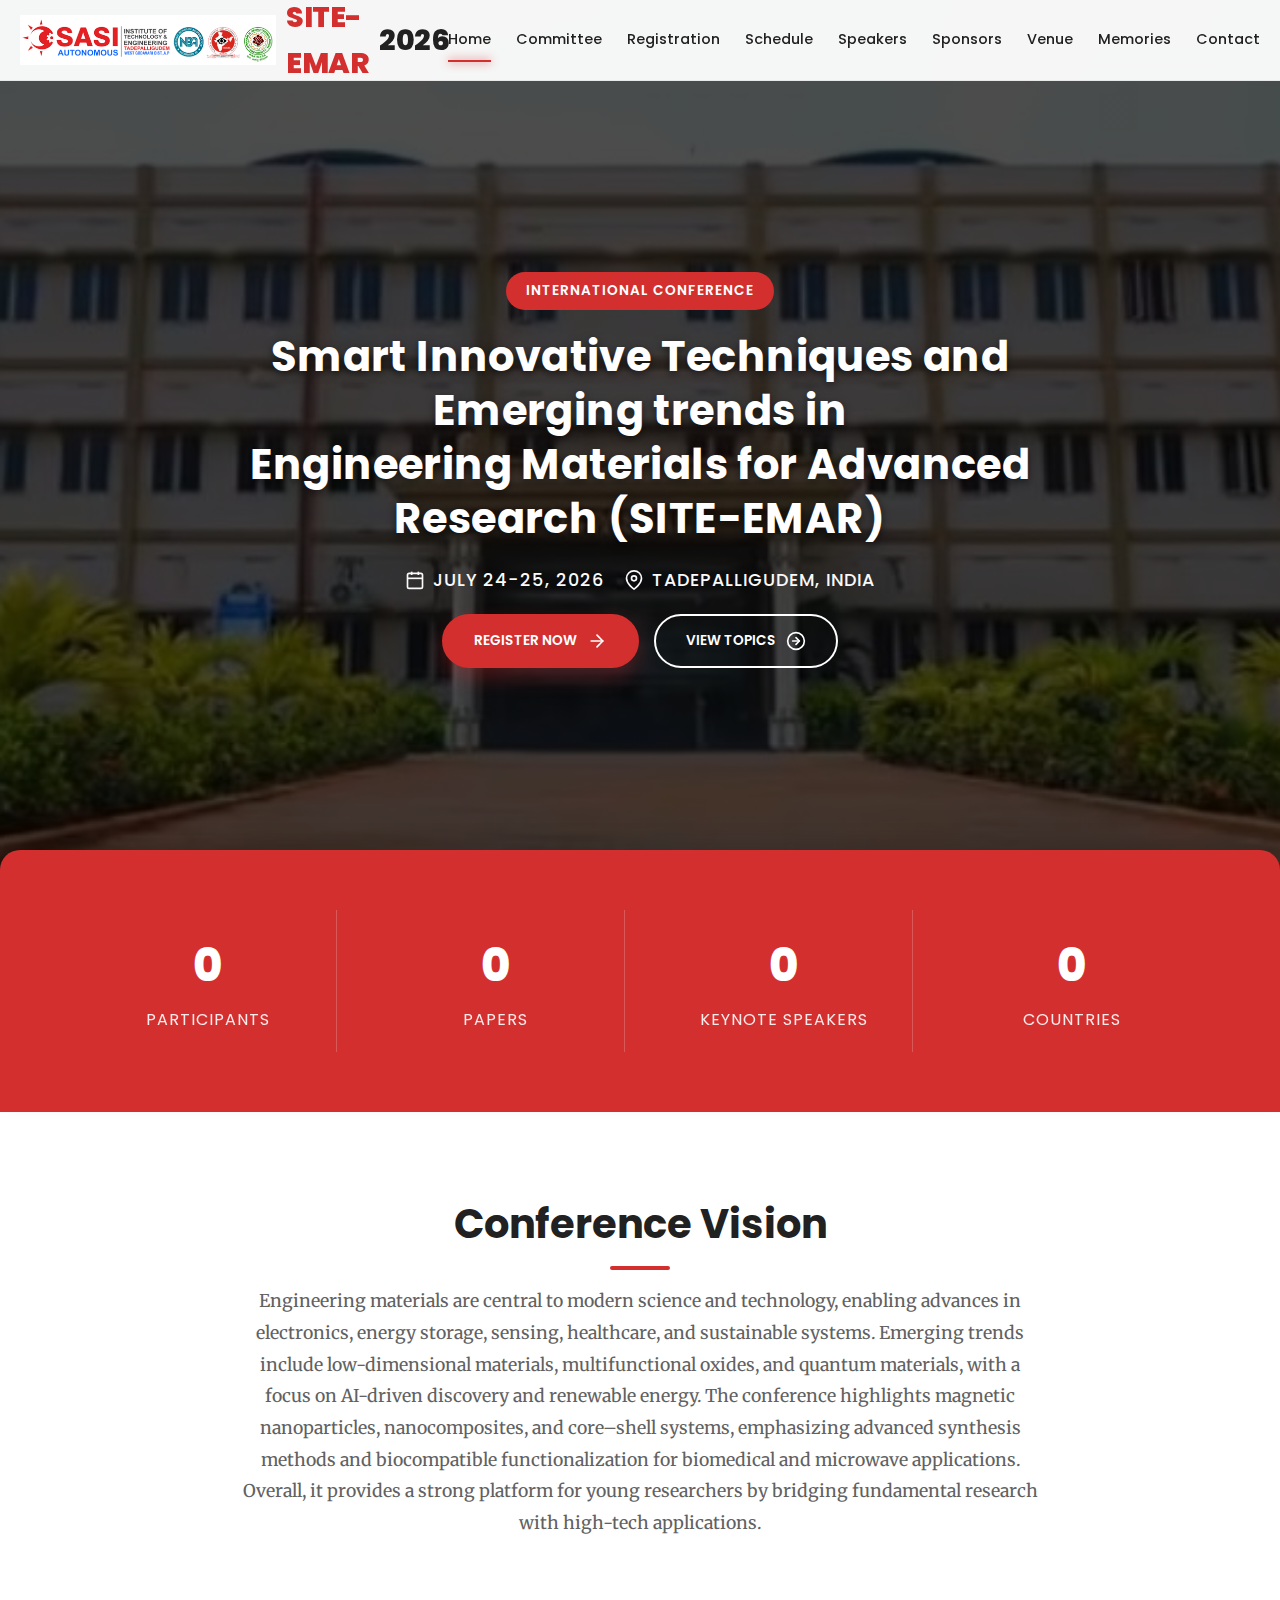
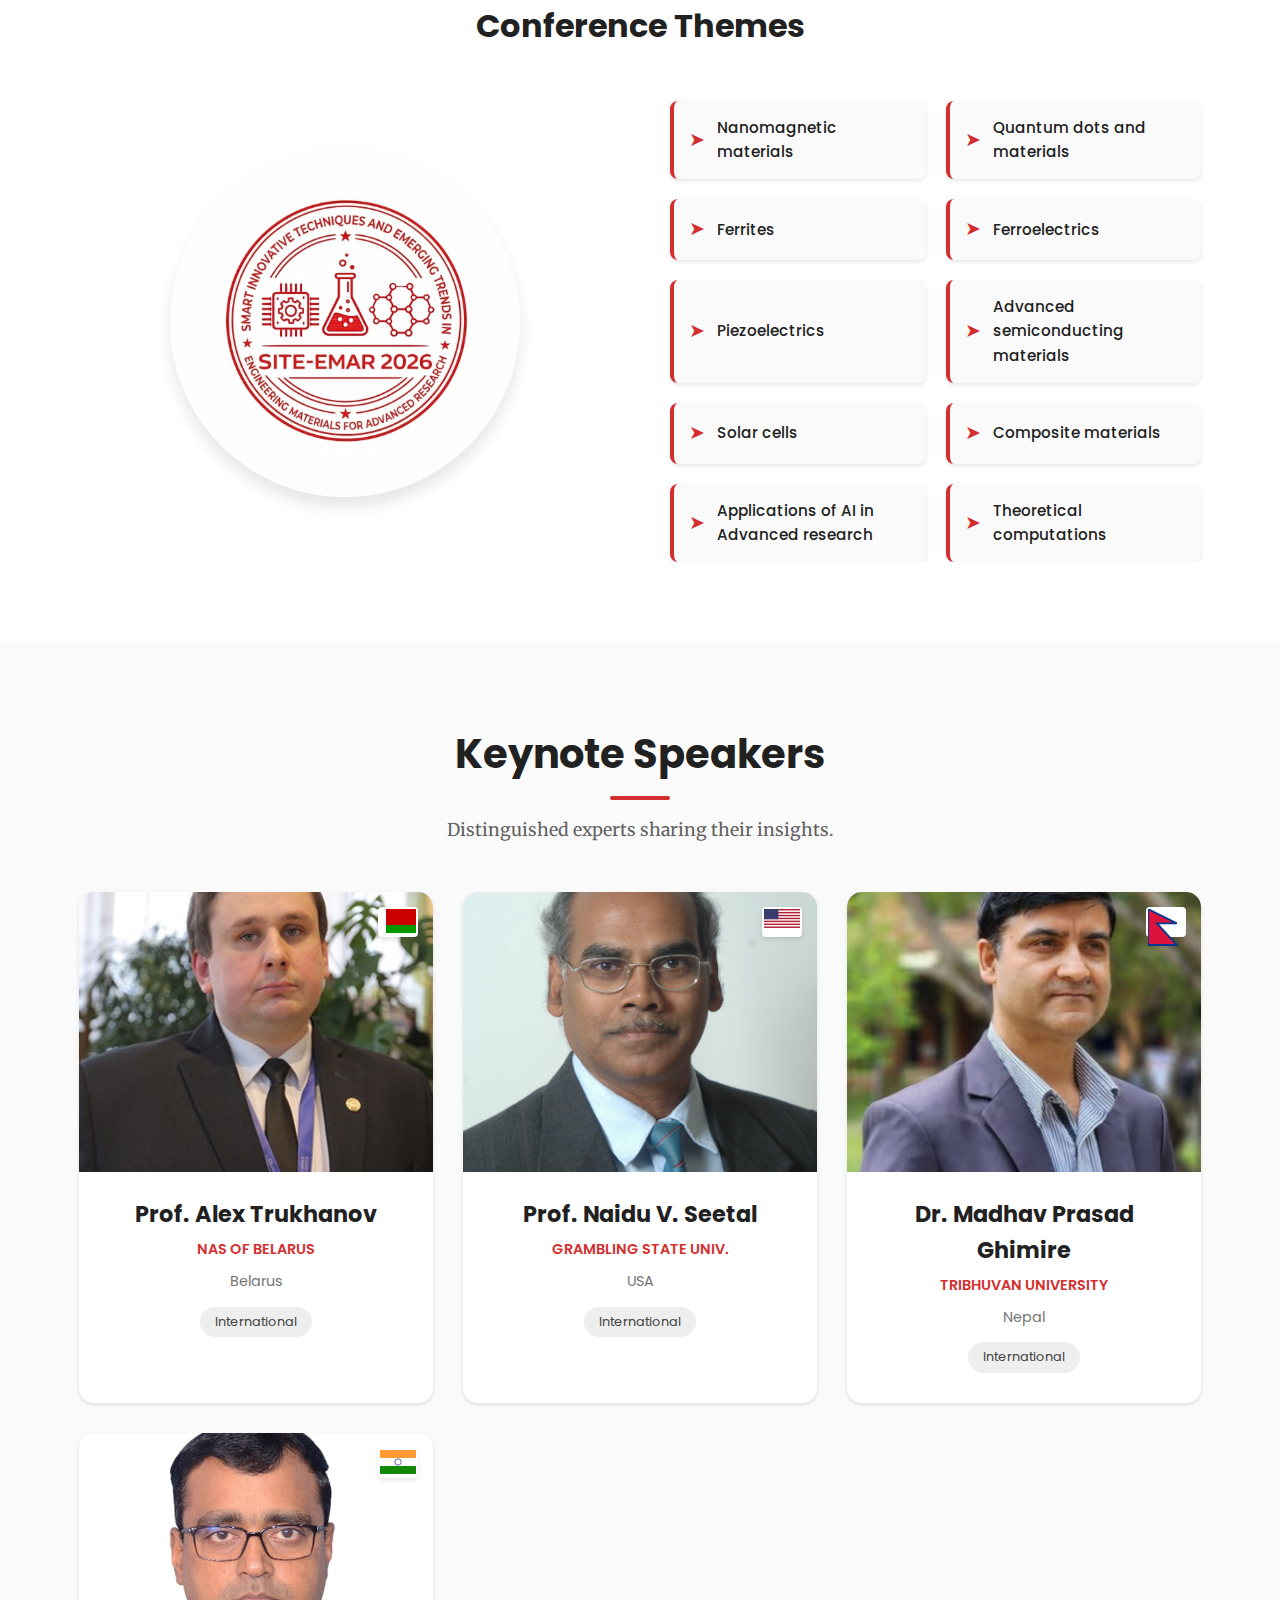
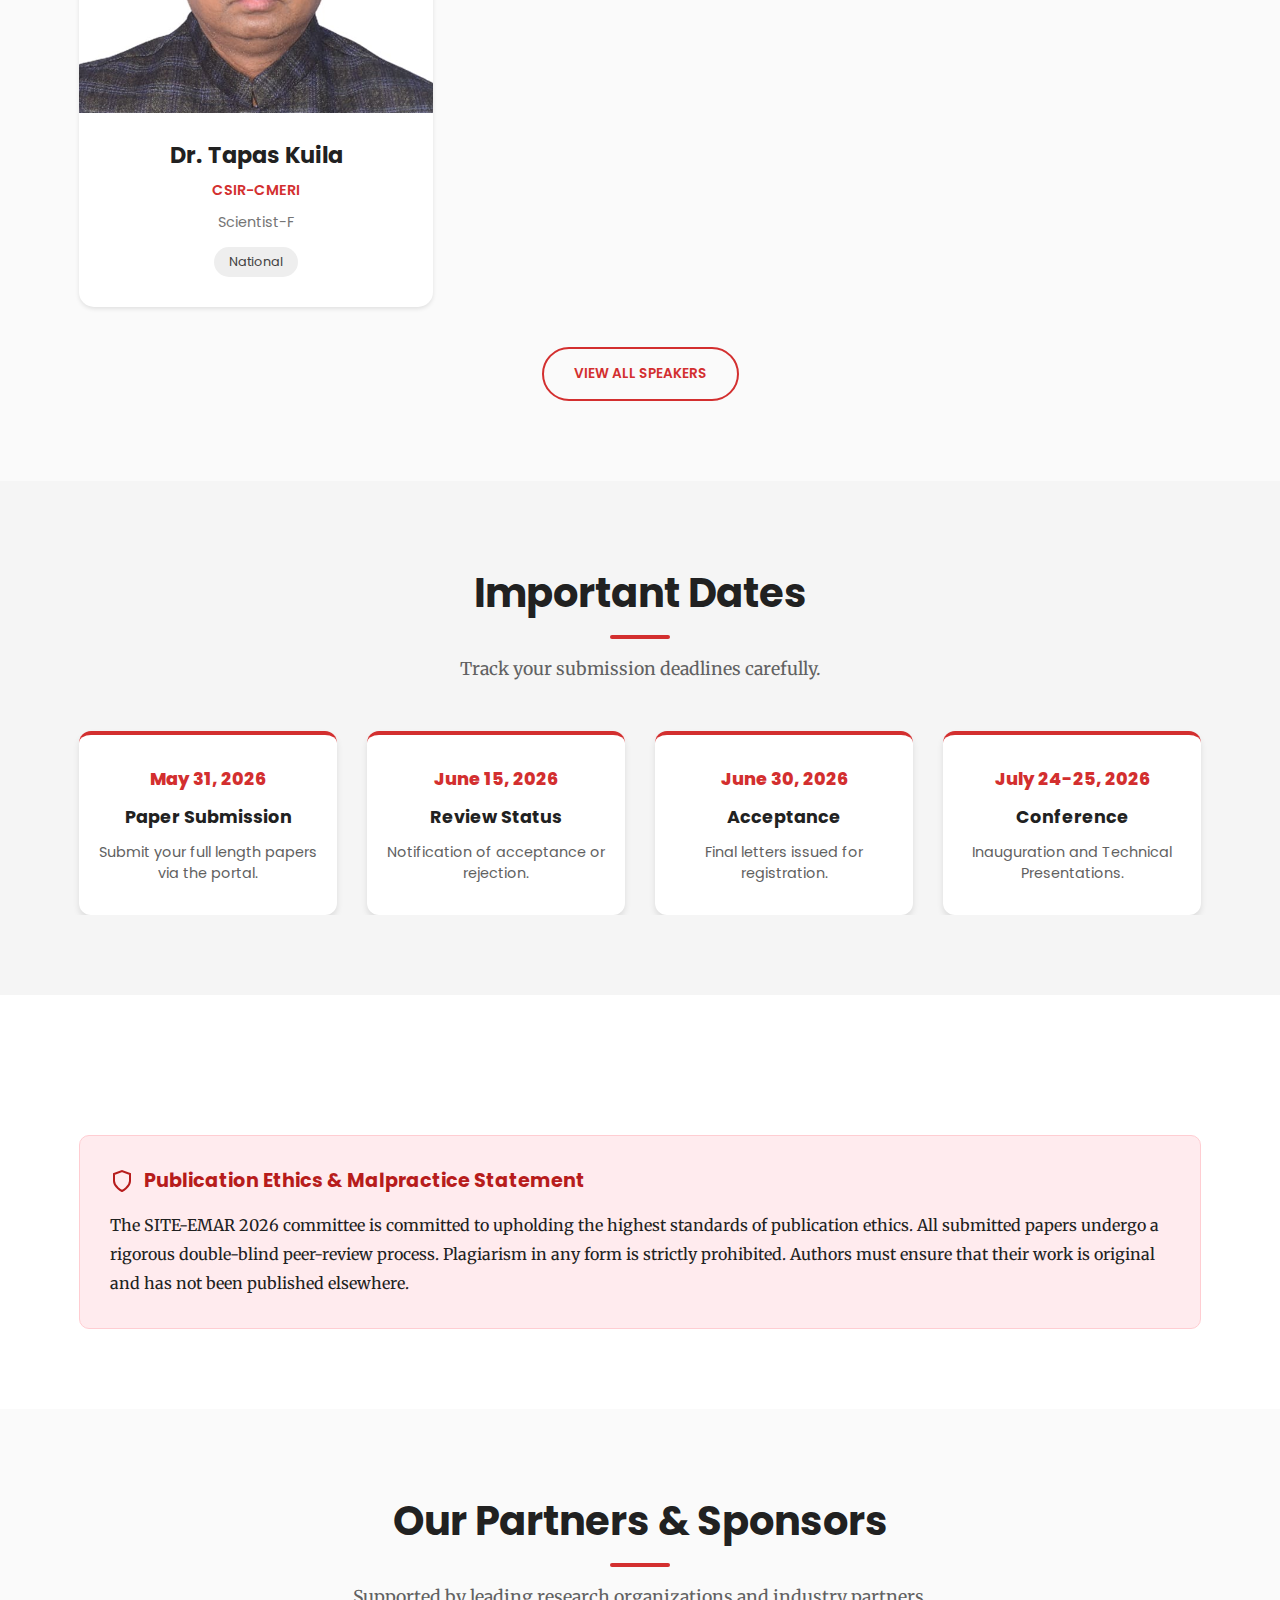
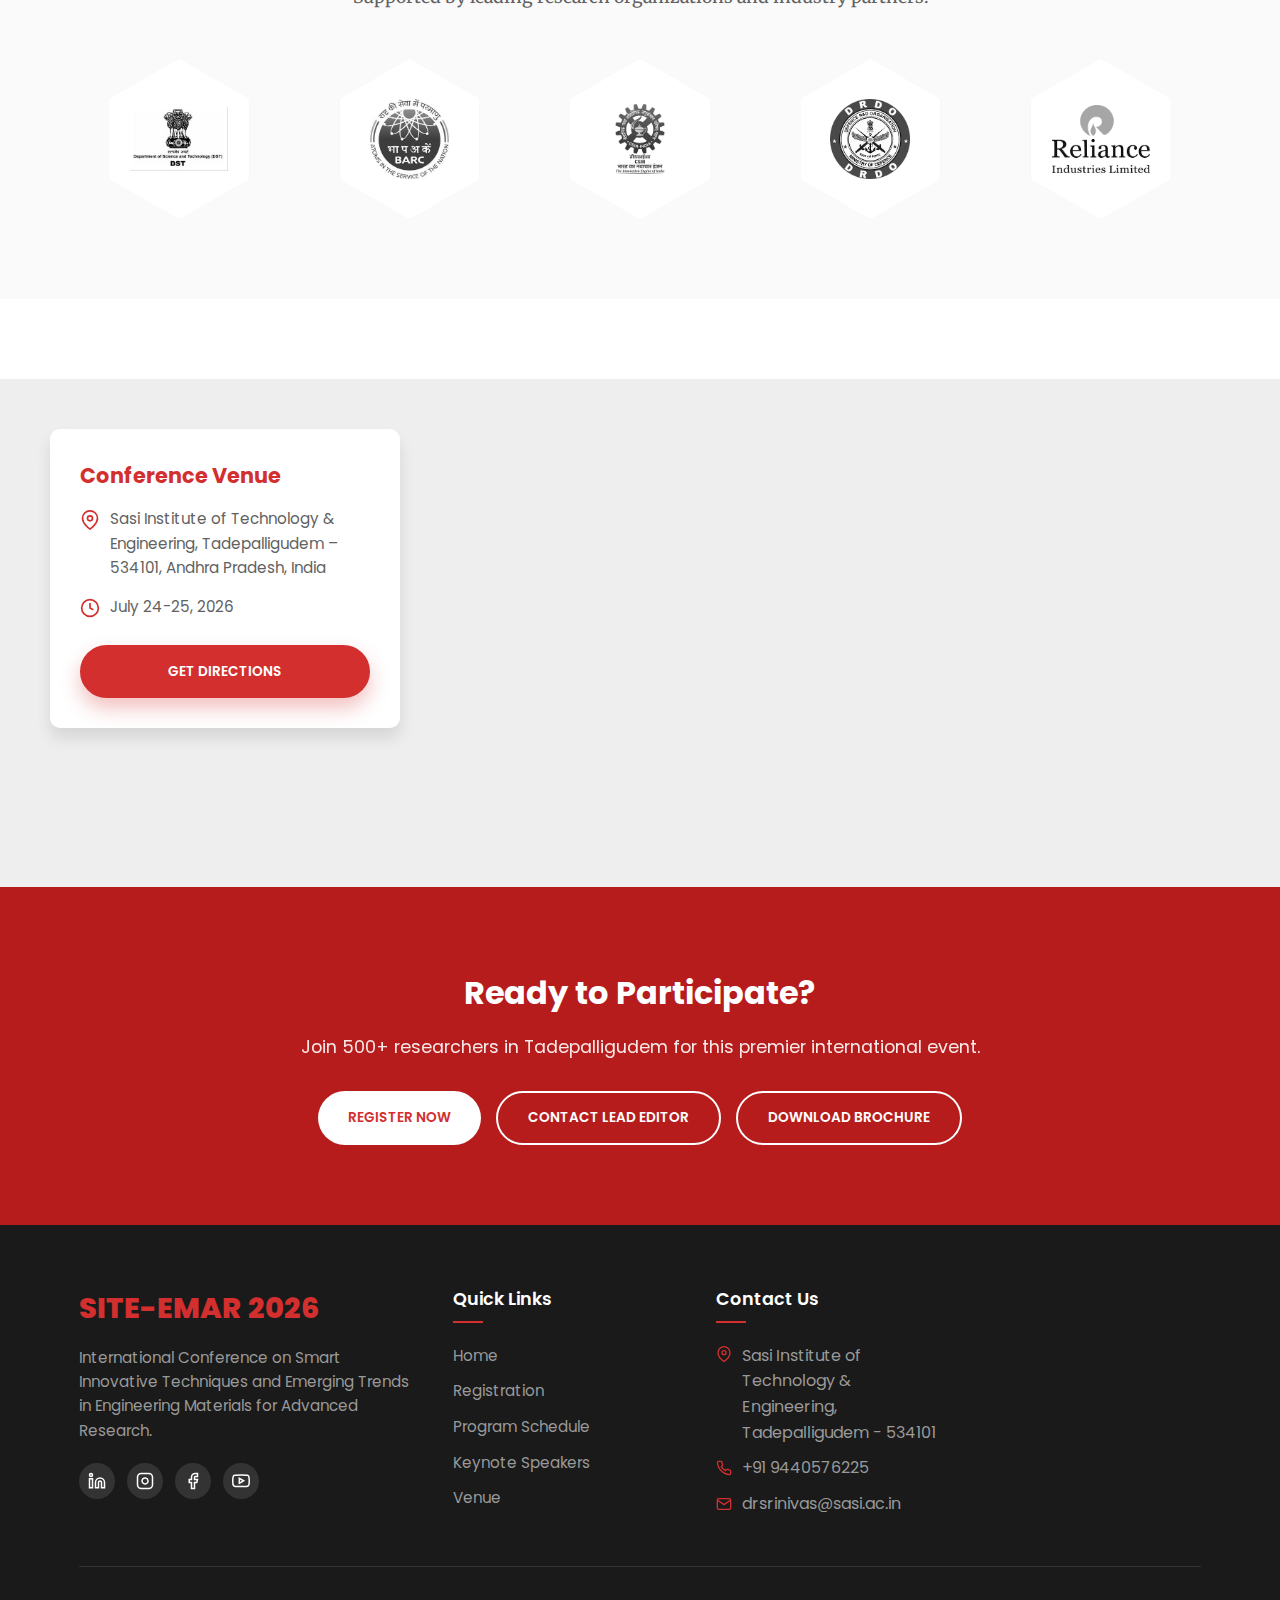
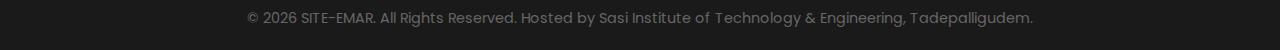
<file: index.html>
<!DOCTYPE html>
<html lang="en">

<head>
    <meta charset="UTF-8">
    <meta name="viewport" content="width=device-width, initial-scale=1.0">
    <meta http-equiv="X-UA-Compatible" content="ie=edge">
    <title>SITE-EMAR 2026 | International Conference</title>

    <link rel="preconnect" href="https://fonts.googleapis.com">
    <link rel="preconnect" href="https://fonts.gstatic.com" crossorigin>
    <link
        href="https://fonts.googleapis.com/css2?family=Merriweather:ital,wght@0,300;0,400;0,700;0,900;1,300&family=Poppins:wght@100;200;300;400;500;600;700;800;900&display=swap"
        rel="stylesheet">
    <link rel="stylesheet" href="responsive.css">

    <style>
        /* =========================================
           1. CSS VARIABLES & THEME SETUP (RED/WHITE)
           ========================================= */
        :root {
            /* Primary Brand Colors - RED THEME */
            --primary-red: #D32F2F;
            --dark-red: #B71C1C;
            --light-red: #FFCDD2;
            --accent-red: #FF5252;

            /* Neutrals */
            --white: #FFFFFF;
            --off-white: #FAFAFA;
            --light-gray: #F5F5F5;
            --border-gray: #E0E0E0;
            --text-dark: #212121;
            --text-gray: #616161;
            --black: #000000;

            /* Shadows */
            --shadow-sm: 0 2px 4px rgba(0, 0, 0, 0.1);
            --shadow-md: 0 4px 6px rgba(0, 0, 0, 0.1);
            --shadow-lg: 0 10px 15px rgba(0, 0, 0, 0.1);
            --shadow-red: 0 10px 20px rgba(211, 47, 47, 0.3);

            /* Typography */
            --font-heading: 'Poppins', sans-serif;
            --font-body: 'Merriweather', serif;

            /* Transitions */
            --transition-fast: 0.3s ease;
            --transition-smooth: 0.5s cubic-bezier(0.4, 0, 0.2, 1);
        }

        /* =========================================
           2. RESET & GLOBAL STYLES
           ========================================= */
        * {
            margin: 0;
            padding: 0;
            box-sizing: border-box;
            outline: none;
        }

        html {
            scroll-behavior: smooth;
            overflow-x: hidden;
        }

        body {
            font-family: var(--font-heading);
            background-color: var(--white);
            color: var(--text-dark);
            line-height: 1.6;
            overflow-x: hidden;
            width: 100%;
            max-width: 100vw;
        }

        a {
            text-decoration: none;
            color: inherit;
            transition: var(--transition-fast);
        }

        ul {
            list-style: none;
        }

        img {
            max-width: 100%;
            display: block;
        }

        /* Utility Classes */
        .container {
            width: 90%;
            max-width: 1200px;
            margin: 0 auto;
            padding: 0 15px;
            overflow-x: hidden;
        }

        .section-padding {
            padding: 80px 0;
        }

        .text-center {
            text-align: center;
        }

        .text-red {
            color: var(--primary-red);
        }

        .bg-light {
            background-color: var(--off-white);
        }

        /* Section Headings */
        .section-title {
            font-size: 2.5rem;
            font-weight: 700;
            color: var(--text-dark);
            margin-bottom: 1rem;
            position: relative;
            display: inline-block;
        }

        .section-title::after {
            content: '';
            display: block;
            width: 60px;
            height: 4px;
            background: var(--primary-red);
            margin: 10px auto 0;
            border-radius: 2px;
            transition: width 0.3s ease;
        }

        .section-title:hover::after {
            width: 100%;
        }

        .section-subtitle {
            font-size: 1.1rem;
            color: var(--text-gray);
            margin-bottom: 3rem;
            font-family: var(--font-body);
        }

        /* =========================================
           3. NAVIGATION
           ========================================= */
        header {
            position: fixed;
            top: 0;
            left: 0;
            width: 100%;
            z-index: 1000;
            background: rgba(255, 255, 255, 0.95);
            backdrop-filter: blur(10px);
            border-bottom: 1px solid rgba(0, 0, 0, 0.05);
            transition: all 0.4s ease;
        }

        header.scrolled {
            box-shadow: var(--shadow-md);
            padding: 5px 0;
        }

        .navbar {
            display: flex;
            justify-content: space-between;
            align-items: center;
            height: 80px;
            padding: 0 20px;
            max-width: 1400px;
            margin: 0 auto;
        }

        .logo {
            font-size: 1.8rem;
            font-weight: 800;
            color: var(--primary-red);
            letter-spacing: -0.5px;
            display: flex;
            align-items: center;
            gap: 10px;
        }

        .logo-img {
            height: 50px;
            width: auto;
            object-fit: contain;
        }

        .logo span {
            color: var(--text-dark);
        }

        .nav-links {
            display: flex;
            gap: 25px;
        }

        .nav-item {
            position: relative;
            font-weight: 500;
            font-size: 0.9rem;
            color: var(--text-dark);
            padding: 10px 0;
            cursor: pointer;
        }

        .nav-item::before {
            content: '';
            position: absolute;
            bottom: 0;
            left: 0;
            width: 0%;
            height: 2px;
            background: var(--primary-red);
            transition: width 0.3s ease;
            box-shadow: 0 0 10px var(--primary-red);
        }

        .nav-item:hover::before,
        .nav-item.active::before {
            width: 100%;
        }

        .nav-item:hover {
            color: var(--primary-red);
        }

        .menu-toggle {
            display: none;
            flex-direction: column;
            gap: 5px;
            cursor: pointer;
            z-index: 1001;
        }

        .bar {
            width: 25px;
            height: 3px;
            background: var(--text-dark);
            transition: 0.3s;
            border-radius: 2px;
        }

        /* =========================================
           4. HERO SECTION (UPDATED)
           ========================================= */
        .hero {
            min-height: 100vh;
            width: 100%;
            background: linear-gradient(rgba(0, 0, 0, 0.7), rgba(0, 0, 0, 0.7)),
                url('sasiclg.jpeg');
            background-size: cover;
            background-position: center;
            background-attachment: fixed;
            display: flex;
            align-items: center;
            justify-content: center;
            text-align: center;
            color: var(--white);
            position: relative;
            padding: 120px 20px 80px;
        }

        .hero-content {
            max-width: 900px;
            padding: 20px;
            animation: slideUp 1s ease-out;
        }

        .hero-badge {
            background: var(--primary-red);
            color: var(--white);
            padding: 8px 20px;
            border-radius: 50px;
            font-size: 0.85rem;
            font-weight: 600;
            text-transform: uppercase;
            letter-spacing: 1px;
            display: inline-block;
            margin-bottom: 20px;
        }

        .hero-title {
            font-family: "Poppins", sans-serif;
            font-size: 2.6rem;
            font-weight: 700;
            line-height: 1.3;
            color: #fff;
            text-align: center;
            margin: 0 auto 18px;
            max-width: 950px;
            letter-spacing: 0.4px;
            text-shadow: 0px 3px 8px rgba(0, 0, 0, 0.55);
        }

        .hero-meta {
            display: flex;
            justify-content: center;
            gap: 20px;
            flex-wrap: wrap;
            margin: 20px 0;
            font-size: 1.1rem;
            font-weight: 500;
            color: var(--off-white);
            text-transform: uppercase;
            letter-spacing: 1px;
        }

        .hero-meta span {
            display: flex;
            align-items: center;
            gap: 8px;
        }

        .hero-btn-group {
            display: flex;
            gap: 15px;
            justify-content: center;
            flex-wrap: wrap;
            margin-top: 20px;
        }

        .btn {
            padding: 14px 30px;
            border-radius: 50px;
            font-weight: 600;
            text-transform: uppercase;
            font-size: 0.85rem;
            cursor: pointer;
            transition: all 0.3s ease;
            position: relative;
            overflow: hidden;
            display: inline-flex;
            align-items: center;
            gap: 10px;
            border: none;
        }

        .btn-primary {
            background: var(--primary-red);
            color: var(--white);
            border: 2px solid var(--primary-red);
            box-shadow: var(--shadow-red);
        }

        .btn-primary:hover {
            background: var(--dark-red);
            border-color: var(--dark-red);
            transform: translateY(-3px);
        }

        .btn-outline {
            background: transparent;
            color: var(--white);
            border: 2px solid var(--white);
        }

        .btn-outline:hover {
            background: var(--white);
            color: var(--primary-red);
            transform: translateY(-3px);
        }

        /* =========================================
           5. COUNTERS SECTION
           ========================================= */
        .counters-section {
            background: var(--primary-red);
            color: var(--white);
            padding: 60px 0;
            position: relative;
            margin-top: -50px;
            z-index: 10;
            border-radius: 20px 20px 0 0;
            box-shadow: 0 -10px 20px rgba(0, 0, 0, 0.1);
        }

        .counter-grid {
            display: grid;
            grid-template-columns: repeat(4, 1fr);
            gap: 30px;
            text-align: center;
        }

        .counter-item {
            padding: 20px;
            border-right: 1px solid rgba(255, 255, 255, 0.2);
        }

        .counter-item:last-child {
            border-right: none;
        }

        .counter-number {
            font-size: 2.8rem;
            font-weight: 800;
            margin-bottom: 5px;
            display: block;
        }

        .counter-label {
            font-size: 1rem;
            opacity: 0.9;
            text-transform: uppercase;
            letter-spacing: 1px;
        }

        /* =========================================
           6. SCOPE & VISION (ALTERNATING LAYOUT)
           ========================================= */
        .scope-section {
            background: var(--white);
            overflow: hidden;
        }

        .scope-intro {
            max-width: 800px;
            margin: 0 auto 60px;
            text-align: center;
        }

        .scope-intro p {
            font-family: var(--font-body);
            font-size: 1.1rem;
            color: var(--text-gray);
            line-height: 1.8;
        }

        .scope-block {
            display: flex;
            align-items: center;
            gap: 60px;
            margin-bottom: 80px;
            opacity: 0;
            transform: translateY(30px);
            transition: all 0.8s ease-out;
        }

        .scope-block.visible {
            opacity: 1;
            transform: translateY(0);
        }

        .scope-block:nth-child(even) {
            flex-direction: row-reverse;
        }

        .scope-block:last-child {
            margin-bottom: 0;
        }

        .scope-image {
            flex: 1;
            min-width: 300px;
            display: flex;
            justify-content: center;
        }

        .scope-image img {
            width: 350px;
            height: 350px;
            object-fit: cover;
            border-radius: 50%;
            box-shadow: var(--shadow-lg);
            transition: transform 0.5s ease;
        }

        .scope-block:hover .scope-image img {
            transform: scale(1.03);
        }

        .scope-image::before {
            display: none;
        }

        .scope-content {
            flex: 1;
            min-width: 300px;
        }

        .scope-number {
            display: inline-flex;
            align-items: center;
            justify-content: center;
            width: 50px;
            height: 50px;
            background: var(--primary-red);
            color: var(--white);
            font-size: 1.4rem;
            font-weight: 700;
            border-radius: 50%;
            margin-bottom: 15px;
        }

        .scope-content h3 {
            font-size: 1.6rem;
            font-weight: 700;
            color: var(--text-dark);
            margin-bottom: 15px;
            position: relative;
        }

        .scope-content h3::after {
            content: '';
            display: block;
            width: 50px;
            height: 3px;
            background: var(--primary-red);
            margin-top: 10px;
            border-radius: 2px;
            transition: width 0.3s ease;
        }

        .scope-block:hover .scope-content h3::after {
            width: 100px;
        }

        .scope-content p {
            font-family: var(--font-body);
            font-size: 1rem;
            color: var(--text-gray);
            line-height: 1.8;
            text-align: justify;
        }

        .scope-tags {
            display: flex;
            flex-wrap: wrap;
            gap: 10px;
            margin-top: 20px;
        }

        .scope-tag {
            background: var(--light-red);
            color: var(--dark-red);
            padding: 5px 15px;
            border-radius: 20px;
            font-size: 0.8rem;
            font-weight: 600;
        }

        /* =========================================
           7. TIMELINE
           ========================================= */
        .timeline-section {
            background: var(--light-gray);
        }

        .timeline-container {
            position: relative;
            max-width: 800px;
            margin: 0 auto;
        }

        .timeline-container::after {
            content: '';
            position: absolute;
            width: 4px;
            background-color: var(--primary-red);
            top: 0;
            bottom: 0;
            left: 50%;
            margin-left: -2px;
        }

        .timeline-card {
            padding: 10px 40px;
            position: relative;
            background-color: inherit;
            width: 50%;
        }

        .timeline-card::after {
            content: '';
            position: absolute;
            width: 20px;
            height: 20px;
            right: -10px;
            background-color: var(--white);
            border: 4px solid var(--primary-red);
            top: 15px;
            border-radius: 50%;
            z-index: 1;
        }

        .left {
            left: 0;
        }

        .right {
            left: 50%;
        }

        .left::before {
            content: " ";
            height: 0;
            position: absolute;
            top: 22px;
            width: 0;
            z-index: 1;
            right: 30px;
            border: medium solid var(--white);
            border-width: 10px 0 10px 10px;
            border-color: transparent transparent transparent var(--white);
        }

        .right::before {
            content: " ";
            height: 0;
            position: absolute;
            top: 22px;
            width: 0;
            z-index: 1;
            left: 30px;
            border: medium solid var(--white);
            border-width: 10px 10px 10px 0;
            border-color: transparent var(--white) transparent transparent;
        }

        .right::after {
            left: -10px;
        }

        .content-box {
            padding: 20px 30px;
            background-color: var(--white);
            position: relative;
            border-radius: 6px;
            box-shadow: var(--shadow-sm);
            transition: var(--transition-fast);
        }

        .content-box:hover {
            transform: translateY(-5px);
            box-shadow: var(--shadow-lg);
        }

        .date-label {
            color: var(--primary-red);
            font-weight: 700;
            font-size: 0.9rem;
            margin-bottom: 5px;
            display: block;
        }

        /* =========================================
           8. ORGANIZERS & EDITORS (UPDATED WITH IMAGES)
           ========================================= */
        .editors-grid {
            display: grid;
            grid-template-columns: repeat(auto-fit, minmax(280px, 1fr));
            gap: 30px;
            margin-top: 40px;
        }

        .editor-card {
            background: var(--white);
            border-radius: 15px;
            padding: 30px;
            text-align: center;
            box-shadow: var(--shadow-md);
            border-top: 5px solid var(--primary-red);
            transition: var(--transition-smooth);
            position: relative;
            overflow: hidden;
        }

        .editor-card:hover {
            transform: translateY(-10px);
            box-shadow: var(--shadow-lg);
        }

        .editor-avatar {
            width: 100px;
            height: 100px;
            background: var(--light-gray);
            border-radius: 50%;
            margin: 0 auto 20px;
            display: flex;
            align-items: center;
            justify-content: center;
            border: 3px solid var(--primary-red);
            overflow: hidden;
        }

        .editor-avatar img {
            width: 100%;
            height: 100%;
            object-fit: cover;
            border-radius: 50%;
        }

        .editor-name {
            font-size: 1.2rem;
            font-weight: 700;
            color: var(--text-dark);
            margin-bottom: 5px;
        }

        .editor-role {
            font-size: 0.9rem;
            color: var(--primary-red);
            font-weight: 600;
            margin-bottom: 15px;
            text-transform: uppercase;
        }

        .editor-info {
            font-size: 0.9rem;
            color: var(--text-gray);
            margin-bottom: 15px;
            line-height: 1.5;
        }

        .editor-contact {
            background: var(--off-white);
            padding: 15px;
            border-radius: 8px;
            font-size: 0.85rem;
        }

        .contact-row {
            display: flex;
            align-items: center;
            justify-content: center;
            gap: 8px;
            margin-bottom: 8px;
            color: var(--text-dark);
        }

        .contact-row:last-child {
            margin-bottom: 0;
        }

        /* =========================================
           9. TESTIMONIALS SLIDER
           ========================================= */
        .testimonials-section {
            background: var(--white);
            color: var(--text-dark);
            text-align: center;
            position: relative;
            overflow: hidden;
        }

        .testimonial-wrapper {
            max-width: 1100px;
            margin: 0 auto;
            padding: 40px 20px;
            display: grid;
            grid-template-columns: 1fr 1fr;
            gap: 50px;
            align-items: center;
        }

        .image-box {
            position: relative;
            height: 350px;
            width: 100%;
        }

        .image-box img {
            position: absolute;
            inset: 0;
            width: 100%;
            height: 100%;
            object-fit: cover;
            border-radius: 25px;
            opacity: 0;
            transform: scale(0.9);
            transition: 0.5s ease-in-out;
            box-shadow: var(--shadow-lg);
        }

        .image-box img.active {
            opacity: 1;
            transform: scale(1);
            z-index: 99;
        }

        .content-box-testimonial {
            display: flex;
            flex-direction: column;
            justify-content: space-between;
            text-align: left;
        }

        .quote {
            font-size: 1.1rem;
            line-height: 1.7rem;
            color: #444;
            margin-top: 25px;
            opacity: 0;
            transform: translateY(10px);
            transition: 0.4s ease;
            font-family: var(--font-body);
            font-style: italic;
        }

        .quote.active {
            opacity: 1;
            transform: translateY(0);
        }

        .name {
            font-size: 1.6rem;
            font-weight: 700;
            color: var(--primary-red);
        }

        .designation {
            color: #666;
            font-size: 0.95rem;
            font-weight: 500;
            margin-bottom: 10px;
        }

        .btns {
            display: flex;
            gap: 15px;
            padding-top: 30px;
            justify-content: flex-start;
        }

        .btns button {
            height: 40px;
            width: 40px;
            border-radius: 50%;
            border: 2px solid var(--primary-red);
            background: transparent;
            cursor: pointer;
            transition: 0.3s ease;
            color: var(--primary-red);
            font-weight: bold;
            display: flex;
            align-items: center;
            justify-content: center;
        }

        .btns button:hover {
            background: var(--primary-red);
            color: var(--white);
        }

        /* =========================================
           10. SPONSORS GRID
           ========================================= */
        .sponsors-grid {
            display: grid;
            grid-template-columns: repeat(auto-fit, minmax(150px, 1fr));
            gap: 30px;
            margin-top: 40px;
            align-items: center;
            justify-items: center;
        }

        .sponsor-hex {
            width: 140px;
            height: 160px;
            background: var(--white);
            margin: 0 auto;
            clip-path: polygon(50% 0%, 100% 25%, 100% 75%, 50% 100%, 0% 75%, 0% 25%);
            display: flex;
            align-items: center;
            justify-content: center;
            transition: transform 0.3s ease;
            cursor: pointer;
            box-shadow: var(--shadow-sm);
        }

        .sponsor-hex:hover {
            transform: scale(1.1);
            box-shadow: var(--shadow-lg);
        }

        .sponsor-img {
            max-width: 70%;
            max-height: 50%;
            filter: grayscale(100%);
            transition: filter 0.3s ease;
        }

        .sponsor-hex:hover .sponsor-img {
            filter: grayscale(0%);
        }

        /* =========================================
           11. VENUE & MAP
           ========================================= */
        .venue-wrapper {
            position: relative;
            min-height: 500px;
            background: #eee;
            overflow: hidden;
        }

        .map-frame {
            width: 100%;
            height: 500px;
            border: 0;
        }

        .venue-card {
            position: absolute;
            top: 50px;
            left: 50px;
            width: 350px;
            background: var(--white);
            padding: 30px;
            border-radius: 10px;
            box-shadow: var(--shadow-lg);
            z-index: 5;
        }

        .venue-info h4 {
            color: var(--primary-red);
            margin-bottom: 15px;
            font-size: 1.3rem;
        }

        .venue-detail {
            display: flex;
            gap: 10px;
            margin-bottom: 15px;
            font-size: 0.95rem;
            color: var(--text-gray);
            align-items: flex-start;
        }

        .venue-detail svg {
            flex-shrink: 0;
            margin-top: 3px;
        }

        /* =========================================
           12. ETHICS STATEMENT
           ========================================= */
        .ethics-box {
            background: #FFEBEE;
            border: 1px solid #FFCDD2;
            padding: 30px;
            border-radius: 10px;
            margin-top: 60px;
        }

        .ethics-title {
            color: var(--dark-red);
            font-weight: 700;
            display: flex;
            align-items: center;
            gap: 10px;
            margin-bottom: 15px;
            font-size: 1.2rem;
        }

        .ethics-box p {
            font-family: var(--font-body);
            color: var(--text-dark);
            line-height: 1.8;
        }

        /* =========================================
           13. CTA SECTION
           ========================================= */
        .cta-section {
            background: var(--dark-red);
            color: white;
            text-align: center;
        }

        .cta-section h2 {
            font-size: 2rem;
            margin-bottom: 15px;
        }

        .cta-section p {
            margin-bottom: 30px;
            opacity: 0.9;
            font-size: 1.1rem;
        }

        .cta-buttons {
            display: flex;
            gap: 15px;
            justify-content: center;
            flex-wrap: wrap;
        }



        /* =========================================
           15. ANIMATIONS
           ========================================= */
        @keyframes slideUp {
            from {
                opacity: 0;
                transform: translateY(30px);
            }

            to {
                opacity: 1;
                transform: translateY(0);
            }
        }

        /* =========================================
           16. RESPONSIVE MEDIA QUERIES
           ========================================= */
        @media (max-width: 1024px) {
            .hero-title {
                font-size: 2.2rem;
            }

            .scope-block {
                gap: 40px;
            }

            .scope-image img {
                height: 300px;
            }

            .timeline-container::after {
                left: 31px;
            }

            .timeline-card {
                width: 100%;
                padding-left: 70px;
                padding-right: 25px;
            }

            .timeline-card::after {
                left: 21px;
            }

            .left::before,
            .right::before {
                left: 60px;
                border: medium solid var(--white);
                border-width: 10px 10px 10px 0;
                border-color: transparent var(--white) transparent transparent;
            }

            .left::after,
            .right::after {
                left: 21px;
            }

            .right {
                left: 0%;
            }

            .venue-card {
                position: relative;
                width: 100%;
                right: auto;
                top: auto;
                margin: 20px;
                border-radius: 10px;
            }

            .venue-wrapper {
                display: flex;
                flex-direction: column-reverse;
            }

            .footer-grid {
                grid-template-columns: 1fr 1fr;
            }

            .testimonial-wrapper {
                grid-template-columns: 1fr;
                gap: 30px;
            }

            .image-box {
                height: 260px;
            }

            .content-box-testimonial {
                text-align: center;
            }

            .btns {
                justify-content: center;
            }
        }



        /* Conferenece Themes List - Updated Grid */
        .theme-list {
            display: grid;
            grid-template-columns: repeat(2, 1fr);
            gap: 20px;
            margin-top: 20px;
        }

        .theme-item {
            display: flex;
            align-items: center;
            gap: 12px;
            font-size: 0.95rem;
            color: var(--text-dark);
            font-weight: 500;
            padding: 15px;
            background: var(--off-white);
            border-radius: 8px;
            transition: var(--transition-fast);
            border-left: 4px solid var(--primary-red);
            box-shadow: var(--shadow-sm);
        }

        .theme-item:hover {
            transform: translateY(-5px);
            background: var(--white);
            box-shadow: var(--shadow-md);
        }

        .theme-icon {
            color: var(--primary-red);
            flex-shrink: 0;
            font-size: 1.2rem;
        }

        /* Important Dates - Horizontal Cards */
        .dates-grid {
            display: grid;
            grid-template-columns: repeat(auto-fit, minmax(220px, 1fr));
            gap: 30px;
            margin-top: 40px;
        }

        .date-card {
            background: var(--white);
            padding: 30px 20px;
            border-radius: 12px;
            text-align: center;
            box-shadow: var(--shadow-md);
            border-top: 4px solid var(--primary-red);
            transition: var(--transition-fast);
        }

        .date-card:hover {
            transform: translateY(-10px);
            box-shadow: var(--shadow-lg);
        }

        .date-card .date {
            font-size: 1.1rem;
            font-weight: 800;
            color: var(--primary-red);
            margin-bottom: 10px;
            display: block;
        }

        .date-card h3 {
            font-size: 1.1rem;
            font-weight: 700;
            margin-bottom: 10px;
            color: var(--text-dark);
        }

        .date-card p {
            font-size: 0.9rem;
            color: var(--text-gray);
            line-height: 1.5;
        }

        /* Speaker Grid Styles */
        .speaker-grid {
            display: grid;
            grid-template-columns: repeat(auto-fill, minmax(260px, 1fr));
            gap: 30px;
        }

        .speaker-card {
            background: var(--white);
            border-radius: 15px;
            overflow: hidden;
            box-shadow: var(--shadow-sm);
            transition: 0.3s ease;
            position: relative;
            cursor: pointer;
            border-bottom: 5px solid transparent;
        }

        .speaker-card:hover {
            transform: translateY(-10px);
            box-shadow: var(--shadow-lg);
            border-bottom-color: var(--primary-red);
        }

        .speaker-img-wrapper {
            height: 280px;
            overflow: hidden;
            position: relative;
        }

        .speaker-img {
            width: 100%;
            height: 100%;
            object-fit: cover;
            transition: transform 0.6s ease;
        }

        .speaker-card:hover .speaker-img {
            transform: scale(1.1);
        }

        .flag-badge {
            position: absolute;
            top: 15px;
            right: 15px;
            width: 40px;
            height: 30px;
            border-radius: 4px;
            background: var(--white);
            box-shadow: var(--shadow-sm);
            padding: 2px;
            z-index: 2;
        }

        .speaker-info {
            padding: 25px;
            text-align: center;
        }

        .speaker-name {
            font-size: 1.4rem;
            font-weight: 700;
            color: var(--text-dark);
            margin-bottom: 5px;
        }

        .speaker-title {
            font-size: 0.9rem;
            color: var(--primary-red);
            font-weight: 600;
            text-transform: uppercase;
            margin-bottom: 10px;
        }

        .speaker-aff {
            font-size: 0.9rem;
            color: #757575;
            line-height: 1.4;
            margin-bottom: 15px;
        }

        .topic-badge {
            display: inline-block;
            background: #EEEEEE;
            padding: 5px 15px;
            border-radius: 20px;
            font-size: 0.8rem;
            color: #424242;
        }
    </style>
</head>

<body>

    <header id="main-header">
        <nav class="navbar">
            <div class="logo">
                <img src="sasi.png" alt="SASI Logo" class="logo-img" onerror="this.style.display='none';">
                SITE-EMAR <span>2026</span>
            </div>

            <ul class="nav-links" id="nav-links">
                <li class="nav-item active" onclick="window.scrollTo(0,0)">Home</li>
                <li class="nav-item"><a href="organizing-committee.html">Committee</a></li>
                <li class="nav-item"><a href="registration.html">Registration</a></li>
                <li class="nav-item"><a href="schedule.html">Schedule</a></li>
                <li class="nav-item"><a href="speakers.html">Speakers</a></li>
                <li class="nav-item"><a href="sponsors.html">Sponsors</a></li>
                <li class="nav-item"><a href="venue.html">Venue</a></li>
                <li class="nav-item"><a href="memories.html">Memories</a></li>
                <li class="nav-item"><a href="contact-us.html">Contact</a></li>
            </ul>

            <div class="menu-toggle" id="menu-btn">
                <span class="bar"></span>
                <span class="bar"></span>
                <span class="bar"></span>
            </div>
        </nav>
    </header>

    <section class="hero">
        <div class="hero-content">
            <div class="hero-badge">International Conference</div>
            <h1 class="hero-title">
                Smart Innovative Techniques and Emerging trends in <br>
                Engineering Materials for Advanced Research (SITE-EMAR)
            </h1>

            <div class="hero-meta">
                <span>
                    <svg width="20" height="20" viewBox="0 0 24 24" fill="none" stroke="currentColor" stroke-width="2">
                        <rect x="3" y="4" width="18" height="18" rx="2" ry="2"></rect>
                        <line x1="16" y1="2" x2="16" y2="6"></line>
                        <line x1="8" y1="2" x2="8" y2="6"></line>
                        <line x1="3" y1="10" x2="21" y2="10"></line>
                    </svg>
                    July 24-25, 2026
                </span>
                <span>
                    <svg width="20" height="20" viewBox="0 0 24 24" fill="none" stroke="currentColor" stroke-width="2">
                        <path d="M21 10c0 7-9 13-9 13s-9-6-9-13a9 9 0 0 1 18 0z"></path>
                        <circle cx="12" cy="10" r="3"></circle>
                    </svg>
                    Tadepalligudem, India
                </span>
            </div>

            <div class="hero-btn-group">
                <a href="registration.html" class="btn btn-primary">
                    Register Now
                    <svg width="20" height="20" viewBox="0 0 24 24" fill="none" stroke="currentColor" stroke-width="2"
                        stroke-linecap="round" stroke-linejoin="round">
                        <line x1="5" y1="12" x2="19" y2="12"></line>
                        <polyline points="12 5 19 12 12 19"></polyline>
                    </svg>
                </a>
                <a href="#scope" class="btn btn-outline">
                    View Topics
                    <svg width="20" height="20" viewBox="0 0 24 24" fill="none" stroke="currentColor" stroke-width="2"
                        stroke-linecap="round" stroke-linejoin="round">
                        <circle cx="12" cy="12" r="10"></circle>
                        <polyline points="12 16 16 12 12 8"></polyline>
                        <line x1="8" y1="12" x2="16" y2="12"></line>
                    </svg>
                </a>
            </div>
        </div>
    </section>

    <div class="counters-section">
        <div class="container">
            <div class="counter-grid">
                <div class="counter-item">
                    <span class="counter-number" data-target="500">0</span>
                    <span class="counter-label">Participants</span>
                </div>
                <div class="counter-item">
                    <span class="counter-number" data-target="100">0</span>
                    <span class="counter-label">Papers</span>
                </div>
                <div class="counter-item">
                    <span class="counter-number" data-target="9">0</span>
                    <span class="counter-label">Keynote Speakers</span>
                </div>
                <div class="counter-item">
                    <span class="counter-number" data-target="25">0</span>
                    <span class="counter-label">Countries</span>
                </div>
            </div>
        </div>
    </div>

    <section id="scope" class="section-padding scope-section">
        <div class="container">
            <div class="text-center">
                <h2 class="section-title">Conference Vision</h2>
            </div>

            <div class="scope-intro">
                <p>
                    Engineering materials are central to modern science and technology, enabling advances in
                    electronics, energy storage, sensing, healthcare, and sustainable systems. Emerging trends include
                    low-dimensional materials, multifunctional oxides, and quantum materials, with a focus on AI-driven
                    discovery and renewable energy. The conference highlights magnetic nanoparticles, nanocomposites,
                    and core–shell systems, emphasizing advanced synthesis methods and biocompatible functionalization
                    for biomedical and microwave applications. Overall, it provides a strong platform for young
                    researchers by bridging fundamental research with high-tech applications.
                </p>
            </div>

            <h3 class="text-center"
                style="font-size: 2rem; margin: 40px 0 30px; color: var(--text-dark); font-weight: 700;">Conference
                Themes</h3>

            <div class="scope-block visible">
                <!-- Themes now on Left -->
                <div class="scope-content">
                    <ul class="theme-list">
                        <li class="theme-item"><span class="theme-icon">➤</span> Nanomagnetic materials</li>
                        <li class="theme-item"><span class="theme-icon">➤</span> Quantum dots and materials</li>
                        <li class="theme-item"><span class="theme-icon">➤</span> Ferrites</li>
                        <li class="theme-item"><span class="theme-icon">➤</span> Ferroelectrics</li>
                        <li class="theme-item"><span class="theme-icon">➤</span> Piezoelectrics</li>
                        <li class="theme-item"><span class="theme-icon">➤</span> Advanced semiconducting materials</li>
                        <li class="theme-item"><span class="theme-icon">➤</span> Solar cells</li>
                        <li class="theme-item"><span class="theme-icon">➤</span> Composite materials</li>
                        <li class="theme-item"><span class="theme-icon">➤</span> Applications of AI in Advanced research
                        </li>
                        <li class="theme-item"><span class="theme-icon">➤</span> Theoretical computations</li>
                    </ul>
                </div>
                <!-- Image on Right -->
                <div class="scope-image">
                    <img src="siteemar.jpeg" alt="site-emar">
                </div>
            </div>
        </div>
    </section>

    <!-- ========== KEYNOTE SPEAKERS ========== -->
    <section class="section-padding bg-light">
        <div class="container">
            <div class="text-center mb-40">
                <h2 class="section-title">Keynote Speakers</h2>
                <p class="section-subtitle">Distinguished experts sharing their insights.</p>
            </div>

            <div class="speaker-grid">
                <!-- Speaker 1 -->
                <a href="speakers.html" class="speaker-card">
                    <div class="speaker-img-wrapper">
                        <img src="alex.jpg" alt="Prof. Alex Trukhanov" class="speaker-img">
                        <div class="flag-badge">
                            <svg viewBox="0 0 900 600" xmlns="http://www.w3.org/2000/svg">
                                <rect width="900" height="600" fill="#cc0000" />
                                <rect y="400" width="900" height="200" fill="#009900" />
                                <rect width="150" height="600" fill="#fff" />
                            </svg>
                        </div>
                    </div>
                    <div class="speaker-info">
                        <h3 class="speaker-name">Prof. Alex Trukhanov</h3>
                        <div class="speaker-title">NAS of Belarus</div>
                        <div class="speaker-aff">Belarus</div>
                        <span class="topic-badge">International</span>
                    </div>
                </a>

                <!-- Speaker 2 -->
                <a href="speakers.html" class="speaker-card">
                    <div class="speaker-img-wrapper">
                        <img src="naidu.jpg" alt="Prof. Naidu V. Seetal" class="speaker-img">
                        <div class="flag-badge">
                            <svg viewBox="0 0 1235 650" xmlns="http://www.w3.org/2000/svg">
                                <rect width="1235" height="650" fill="#b22234" />
                                <rect width="1235" height="50" y="50" fill="#fff" />
                                <rect width="1235" height="50" y="150" fill="#fff" />
                                <rect width="1235" height="50" y="250" fill="#fff" />
                                <rect width="1235" height="50" y="350" fill="#fff" />
                                <rect width="1235" height="50" y="450" fill="#fff" />
                                <rect width="1235" height="50" y="550" fill="#fff" />
                                <rect width="494" height="350" fill="#3c3b6e" />
                            </svg>
                        </div>
                    </div>
                    <div class="speaker-info">
                        <h3 class="speaker-name">Prof. Naidu V. Seetal</h3>
                        <div class="speaker-title">Grambling State Univ.</div>
                        <div class="speaker-aff">USA</div>
                        <span class="topic-badge">International</span>
                    </div>
                </a>

                <!-- Speaker 3 -->
                <a href="speakers.html" class="speaker-card">
                    <div class="speaker-img-wrapper">
                        <img src="madhu.jpg" alt="Dr. Madhav Prasad Ghimire" class="speaker-img">
                        <div class="flag-badge">
                            <svg viewBox="0 0 100 120" xmlns="http://www.w3.org/2000/svg">
                                <polygon points="0,0 80,40 25,40 80,100 0,100" fill="#DC143C" />
                                <polygon points="0,0 80,40 25,40 80,100 0,100" fill="none" stroke="#003893"
                                    stroke-width="5" />
                            </svg>
                        </div>
                    </div>
                    <div class="speaker-info">
                        <h3 class="speaker-name">Dr. Madhav Prasad Ghimire</h3>
                        <div class="speaker-title">Tribhuvan University</div>
                        <div class="speaker-aff">Nepal</div>
                        <span class="topic-badge">International</span>
                    </div>
                </a>

                <!-- Speaker 4 -->
                <a href="speakers.html" class="speaker-card">
                    <div class="speaker-img-wrapper">
                        <img src="tapas.jpeg" alt="Dr. Tapas Kuila" class="speaker-img">
                        <div class="flag-badge">
                            <svg xmlns="http://www.w3.org/2000/svg" viewBox="0 0 900 600">
                                <rect width="900" height="200" fill="#FF9933" />
                                <rect y="200" width="900" height="200" fill="#FFFFFF" />
                                <rect y="400" width="900" height="200" fill="#138808" />
                                <circle cx="450" cy="300" r="80" fill="none" stroke="#000080" stroke-width="15" />
                            </svg>
                        </div>
                    </div>
                    <div class="speaker-info">
                        <h3 class="speaker-name">Dr. Tapas Kuila</h3>
                        <div class="speaker-title">CSIR-CMERI</div>
                        <div class="speaker-aff">Scientist-F</div>
                        <span class="topic-badge">National</span>
                    </div>
                </a>
            </div>

            <div class="text-center mt-40" style="margin-top: 40px;">
                <a href="speakers.html" class="btn btn-outline"
                    style="border-color: var(--primary-red); color: var(--primary-red);">View All Speakers</a>
            </div>
        </div>
    </section>

    <section class="section-padding timeline-section">
        <div class="container">
            <div class="text-center">
                <h2 class="section-title">Important Dates</h2>
                <p class="section-subtitle">Track your submission deadlines carefully.</p>
            </div>

            <div class="dates-grid">
                <div class="date-card">
                    <span class="date">May 31, 2026</span>
                    <h3>Paper Submission</h3>
                    <p>Submit your full length papers via the portal.</p>
                </div>
                <div class="date-card">
                    <span class="date">June 15, 2026</span>
                    <h3>Review Status</h3>
                    <p>Notification of acceptance or rejection.</p>
                </div>
                <div class="date-card">
                    <span class="date">June 30, 2026</span>
                    <h3>Acceptance</h3>
                    <p>Final letters issued for registration.</p>
                </div>
                <div class="date-card">
                    <span class="date">July 24-25, 2026</span>
                    <h3>Conference</h3>
                    <p>Inauguration and Technical Presentations.</p>
                </div>
            </div>
        </div>
    </section>

    <section class="section-padding">
        <div class="container">


            <div class="ethics-box">
                <div class="ethics-title">
                    <svg width="24" height="24" viewBox="0 0 24 24" fill="none" stroke="currentColor" stroke-width="2">
                        <path d="M12 22s8-4 8-10V5l-8-3-8 3v7c0 6 8 10 8 10z"></path>
                    </svg>
                    Publication Ethics & Malpractice Statement
                </div>
                <p>
                    The SITE-EMAR 2026 committee is committed to upholding the highest standards of publication ethics.
                    All submitted papers undergo a rigorous double-blind peer-review process. Plagiarism in any form is
                    strictly prohibited. Authors must ensure that their work is original and has not been published
                    elsewhere.
                </p>
            </div>
        </div>
    </section>



    <section class="section-padding bg-light">
        <div class="container text-center">
            <h2 class="section-title">Our Partners & Sponsors</h2>
            <p class="section-subtitle">Supported by leading research organizations and industry partners.</p>
            <div class="sponsors-grid">
                <div class="sponsor-hex">
                    <img src="dst.jpeg" alt="DST" class="sponsor-img">
                </div>
                <div class="sponsor-hex">
                    <img src="barc.jpeg" alt="BARC" class="sponsor-img">
                </div>
                <div class="sponsor-hex">
                    <img src="csir.png" alt="CSIR" class="sponsor-img">
                </div>
                <div class="sponsor-hex">
                    <img src="drdo.png" alt="DRDO" class="sponsor-img">
                </div>
                <div class="sponsor-hex">
                    <img src="relaiance.png" alt="Reliance" class="sponsor-img">
                </div>
            </div>
        </div>
    </section>

    <section class="section-padding" style="padding-bottom: 0;">
        <div class="venue-wrapper">
            <div class="venue-card">
                <div class="venue-info">
                    <h4>Conference Venue</h4>
                    <div class="venue-detail">
                        <svg width="20" height="20" viewBox="0 0 24 24" fill="none" stroke="#D32F2F" stroke-width="2">
                            <path d="M21 10c0 7-9 13-9 13s-9-6-9-13a9 9 0 0 1 18 0z"></path>
                            <circle cx="12" cy="10" r="3"></circle>
                        </svg>
                        <span>Sasi Institute of Technology & Engineering, Tadepalligudem – 534101, Andhra Pradesh,
                            India</span>
                    </div>
                    <div class="venue-detail">
                        <svg width="20" height="20" viewBox="0 0 24 24" fill="none" stroke="#D32F2F" stroke-width="2">
                            <circle cx="12" cy="12" r="10"></circle>
                            <polyline points="12 6 12 12 16 14"></polyline>
                        </svg>
                        <span>July 24-25, 2026</span>
                    </div>
                    <a href="venue.html" class="btn btn-primary"
                        style="width: 100%; justify-content: center; margin-top: 10px;">Get Directions</a>
                </div>
            </div>
            <iframe class="map-frame"
                src="https://www.google.com/maps/embed?pb=!1m18!1m12!1m3!1d3824.783457177573!2d81.52028831486558!3d16.86428598839446!2m3!1f0!2f0!3f0!3m2!1i1024!2i768!4f13.1!3m3!1m2!1s0x3a37b7c555555555%3A0x6f6b5b5b5b5b5b5b!2sSasi%20Institute%20of%20Technology%20%26%20Engineering!5e0!3m2!1sen!2sin!4v1620000000000!5m2!1sen!2sin"
                allowfullscreen="" loading="lazy"></iframe>
        </div>
    </section>

    <section class="section-padding cta-section">
        <div class="container">
            <h2>Ready to Participate?</h2>
            <p>Join 500+ researchers in Tadepalligudem for this premier international event.</p>
            <div class="cta-buttons">
                <a href="registration.html" class="btn" style="background: white; color: var(--primary-red);">Register
                    Now</a>
                <a href="contact-us.html" class="btn btn-outline">Contact Lead Editor</a>
                <a href="#" class="btn btn-outline" onclick="alert('Brochure downloading...')">Download Brochure</a>
            </div>
        </div>
    </section>

    <footer class="site-footer">
        <div class="container">
            <div class="footer-grid">
                <div class="footer-brand">
                    <h2>SITE-EMAR 2026</h2>
                    <p class="footer-text">
                        International Conference on Smart Innovative Techniques and Emerging Trends in Engineering
                        Materials for Advanced Research.
                    </p>
                    <div class="social-icons">
                        <a href="https://linkedin.com/school/sasi-institute-of-technology-engineering/"
                            class="social-icon" title="LinkedIn" target="_blank">
                            <svg width="18" height="18" viewBox="0 0 24 24" fill="none" stroke="white" stroke-width="2">
                                <path
                                    d="M16 8a6 6 0 0 1 6 6v7h-4v-7a2 2 0 0 0-2-2 2 2 0 0 0-2 2v7h-4v-7a6 6 0 0 1 6-6z">
                                </path>
                                <rect x="2" y="9" width="4" height="12"></rect>
                                <circle cx="4" cy="4" r="2"></circle>
                            </svg>
                        </a>
                        <a href="https://www.instagram.com/sasiengineeringcollege" class="social-icon" title="Instagram"
                            target="_blank">
                            <svg width="18" height="18" viewBox="0 0 24 24" fill="none" stroke="white" stroke-width="2">
                                <rect x="2" y="2" width="20" height="20" rx="5" ry="5"></rect>
                                <path d="M16 11.37A4 4 0 1 1 12.63 8 4 4 0 0 1 16 11.37z"></path>
                                <line x1="17.5" y1="6.5" x2="17.51" y2="6.5"></line>
                            </svg>
                        </a>
                        <a href="https://www.facebook.com/sasi.ac.in" class="social-icon" title="Facebook"
                            target="_blank">
                            <svg width="18" height="18" viewBox="0 0 24 24" fill="none" stroke="white" stroke-width="2">
                                <path d="M18 2h-3a5 5 0 0 0-5 5v3H7v4h3v8h4v-8h3l1-4h-4V7a1 1 0 0 1 1-1h3z"></path>
                            </svg>
                        </a>
                        <a href="https://www.youtube.com/@SasiInstituteofTechnology" class="social-icon" title="YouTube"
                            target="_blank">
                            <svg width="18" height="18" viewBox="0 0 24 24" fill="none" stroke="white" stroke-width="2">
                                <path
                                    d="M22.54 6.42a2.78 2.78 0 0 0-1.94-2C18.88 4 12 4 12 4s-6.88 0-8.6.46a2.78 2.78 0 0 0-1.94 2A29 29 0 0 0 1 11.75a29 29 0 0 0 .46 5.33A2.78 2.78 0 0 0 3.4 19c1.72.46 8.6.46 8.6.46s6.88 0 8.6-.46a2.78 2.78 0 0 0 1.94-2 29 29 0 0 0 .46-5.25 29 29 0 0 0-.46-5.33z">
                                </path>
                                <polygon points="9.75 15.02 15.5 11.75 9.75 8.48 9.75 15.02"></polygon>
                            </svg>
                        </a>
                    </div>
                </div>

                <div>
                    <h3 class="footer-heading">Quick Links</h3>
                    <ul class="footer-links">
                        <li><a href="index.html">Home</a></li>
                        <li><a href="registration.html">Registration</a></li>
                        <li><a href="schedule.html">Program Schedule</a></li>
                        <li><a href="speakers.html">Keynote Speakers</a></li>
                        <li><a href="venue.html">Venue</a></li>
                    </ul>
                </div>



                <div>
                    <h3 class="footer-heading">Contact Us</h3>
                    <ul class="footer-links">
                        <li style="display: flex; align-items: flex-start; gap: 10px; color: #999;">
                            <svg width="16" height="16" viewBox="0 0 24 24" fill="none" stroke="#D32F2F"
                                stroke-width="2" style="flex-shrink: 0; margin-top: 3px;">
                                <path d="M21 10c0 7-9 13-9 13s-9-6-9-13a9 9 0 0 1 18 0z"></path>
                                <circle cx="12" cy="10" r="3"></circle>
                            </svg>
                            Sasi Institute of Technology & Engineering, Tadepalligudem - 534101
                        </li>
                        <li style="display: flex; align-items: center; gap: 10px; color: #999;">
                            <svg width="16" height="16" viewBox="0 0 24 24" fill="none" stroke="#D32F2F"
                                stroke-width="2">
                                <path
                                    d="M22 16.92v3a2 2 0 0 1-2.18 2 19.79 19.79 0 0 1-8.63-3.07 19.5 19.5 0 0 1-6-6 19.79 19.79 0 0 1-3.07-8.67A2 2 0 0 1 4.11 2h3a2 2 0 0 1 2 1.72c.127.96.361 1.903.7 2.81a2 2 0 0 1-.45 2.11L8.09 9.91a16 16 0 0 0 6 6l1.27-1.27a2 2 0 0 1 2.11-.45c.907.339 1.85.573 2.81.7A2 2 0 0 1 22 16.92z">
                                </path>
                            </svg>
                            +91 9440576225
                        </li>
                        <li style="display: flex; align-items: center; gap: 10px; color: #999;">
                            <svg width="16" height="16" viewBox="0 0 24 24" fill="none" stroke="#D32F2F"
                                stroke-width="2">
                                <path d="M4 4h16c1.1 0 2 .9 2 2v12c0 1.1-.9 2-2 2H4c-1.1 0-2-.9-2-2V6c0-1.1.9-2 2-2z">
                                </path>
                                <polyline points="22,6 12,13 2,6"></polyline>
                            </svg>
                            drsrinivas@sasi.ac.in
                        </li>
                    </ul>
                </div>
            </div>
            <div class="copyright">
                © 2026 SITE-EMAR. All Rights Reserved. Hosted by Sasi Institute of Technology & Engineering,
                Tadepalligudem.
            </div>
        </div>
    </footer>

    <script>
        document.addEventListener('DOMContentLoaded', () => {

            // 1. Mobile Menu Toggle
            const menuBtn = document.getElementById('menu-btn');
            const navLinks = document.getElementById('nav-links');

            menuBtn.addEventListener('click', () => {
                navLinks.classList.toggle('open');
                const bars = menuBtn.querySelectorAll('.bar');
                if (navLinks.classList.contains('open')) {
                    bars[0].style.transform = "rotate(-45deg) translate(-5px, 6px)";
                    bars[1].style.opacity = "0";
                    bars[2].style.transform = "rotate(45deg) translate(-5px, -6px)";
                } else {
                    bars[0].style.transform = "none";
                    bars[1].style.opacity = "1";
                    bars[2].style.transform = "none";
                }
            });

            // Close menu when clicking a link
            document.querySelectorAll('.nav-item').forEach(item => {
                item.addEventListener('click', () => {
                    navLinks.classList.remove('open');
                    const bars = menuBtn.querySelectorAll('.bar');
                    bars[0].style.transform = "none";
                    bars[1].style.opacity = "1";
                    bars[2].style.transform = "none";
                });
            });

            // 2. Sticky Navbar with Shadow
            const header = document.getElementById('main-header');
            window.addEventListener('scroll', () => {
                if (window.scrollY > 50) {
                    header.classList.add('scrolled');
                } else {
                    header.classList.remove('scrolled');
                }
            });

            // 3. Animated Counters
            const counters = document.querySelectorAll('.counter-number');
            const speed = 200;

            const animateCounters = () => {
                counters.forEach(counter => {
                    const updateCount = () => {
                        const target = +counter.getAttribute('data-target');
                        const count = +counter.innerText;
                        const inc = target / speed;

                        if (count < target) {
                            counter.innerText = Math.ceil(count + inc);
                            setTimeout(updateCount, 20);
                        } else {
                            counter.innerText = target + "+";
                        }
                    };
                    updateCount();
                });
            };

            // Trigger counters when in view
            let counterSection = document.querySelector('.counters-section');
            let counterOptions = {
                rootMargin: '0px',
                threshold: 0.5
            }

            let counterObserver = new IntersectionObserver((entries, observer) => {
                entries.forEach(entry => {
                    if (entry.isIntersecting) {
                        animateCounters();
                        observer.unobserve(entry.target);
                    }
                });
            }, counterOptions);

            counterObserver.observe(counterSection);

            // 4. TESTIMONIAL SLIDER LOGIC (Manual only - no auto slide)
            const images = document.querySelectorAll(".image-box img");
            const quote = document.querySelector(".quote");
            const nameEl = document.querySelector(".name");
            const desEl = document.querySelector(".designation");

            const data = [
                {
                    quote: "SITE-EMAR provides an unparalleled platform for discussing magnetic nanomaterials. The quality of research presented in previous editions has been instrumental in shaping my own work on spintronics.",
                    name: "Dr. Rajesh Kumar",
                    designation: "Senior Scientist, CSIR-NPL"
                },
                {
                    quote: "Implementation was seamless and the results exceeded our expectations. The platform's flexibility is remarkable for engineering research.",
                    name: "Prof. Sarah Jenkins",
                    designation: "University of Manchester, UK"
                },
                {
                    quote: "This solution has significantly improved our team's productivity. The intuitive interface makes complex tasks simple.",
                    name: "Amit Verma",
                    designation: "PhD Scholar, IIT Bombay"
                },
                {
                    quote: "Outstanding support and robust features. It's rare to find a conference that balances high-level physics with practical engineering.",
                    name: "Dr. James Kim",
                    designation: "Engineering Lead at DataPro"
                },
                {
                    quote: "The scalability and performance have been game-changing for our organization. Highly recommend to any growing business.",
                    name: "Dr. Lisa Thompson",
                    designation: "VP of Technology at FutureNet"
                },
            ];

            let active = 0;

            function changeSlide(next = true) {
                images[active].classList.remove("active");
                quote.classList.remove("active");

                active = next ? (active + 1) % images.length : (active - 1 + images.length) % images.length;

                images[active].classList.add("active");
                quote.classList.add("active");

                quote.innerText = data[active].quote;
                nameEl.innerText = data[active].name;
                desEl.innerText = data[active].designation;
            }

            document.getElementById("next").onclick = () => changeSlide(true);
            document.getElementById("prev").onclick = () => changeSlide(false);

            // 5. Scope Blocks Scroll Reveal Animation
            const scopeBlocks = document.querySelectorAll('.scope-block');

            const scopeObserver = new IntersectionObserver((entries) => {
                entries.forEach(entry => {
                    if (entry.isIntersecting) {
                        entry.target.classList.add('visible');
                    }
                });
            }, {
                threshold: 0.15,
                rootMargin: '0px 0px -50px 0px'
            });

            scopeBlocks.forEach(block => {
                scopeObserver.observe(block);
            });

            // 6. Timeline Cards Animation
            const timelineCards = document.querySelectorAll('.timeline-card');

            const timelineObserver = new IntersectionObserver((entries) => {
                entries.forEach(entry => {
                    if (entry.isIntersecting) {
                        entry.target.style.opacity = '1';
                        entry.target.style.transform = 'translateY(0)';
                    }
                });
            }, { threshold: 0.2 });

            timelineCards.forEach(card => {
                card.style.opacity = '0';
                card.style.transform = 'translateY(30px)';
                card.style.transition = 'all 0.6s ease-out';
                timelineObserver.observe(card);
            });

            // 7. Smooth scroll for anchor links
            document.querySelectorAll('a[href^="#"]').forEach(anchor => {
                anchor.addEventListener('click', function (e) {
                    e.preventDefault();
                    const target = document.querySelector(this.getAttribute('href'));
                    if (target) {
                        target.scrollIntoView({
                            behavior: 'smooth',
                            block: 'start'
                        });
                    }
                });
            });

        });
    </script>
</body>

</html>
</file>
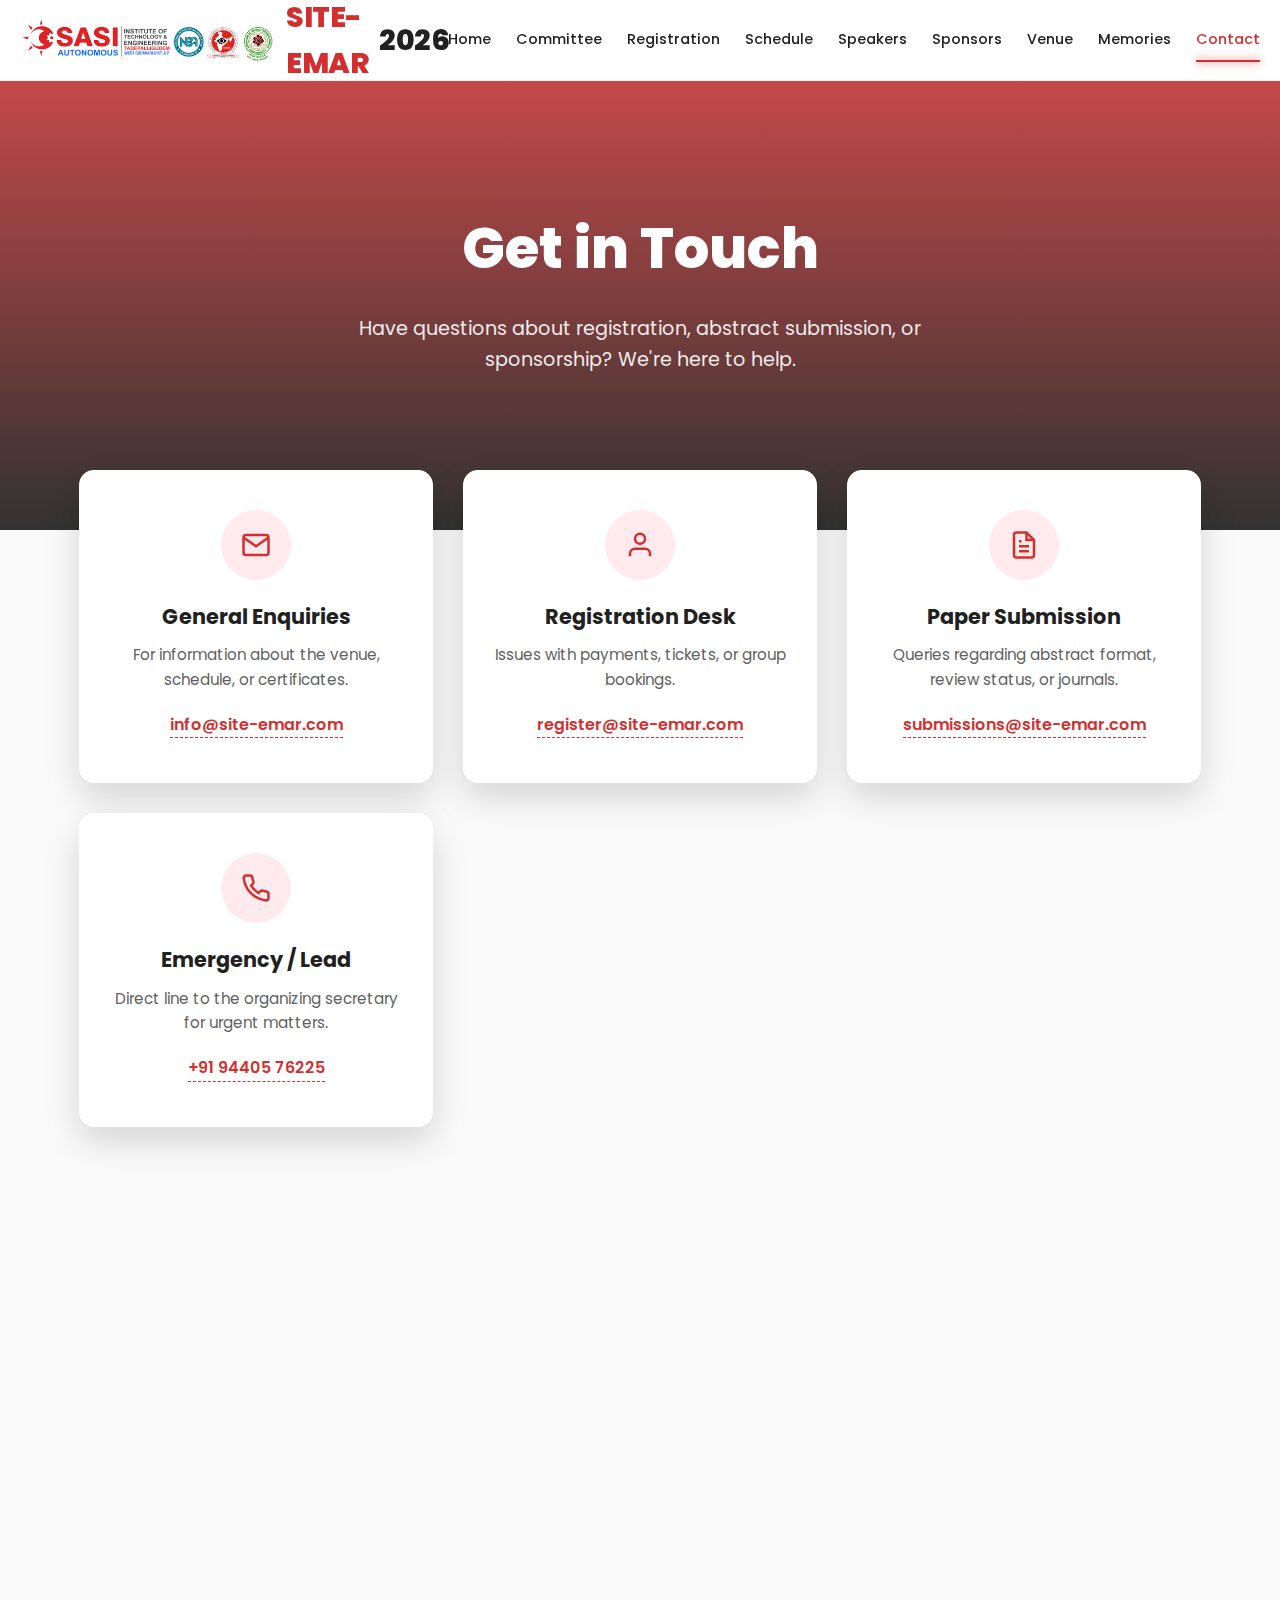
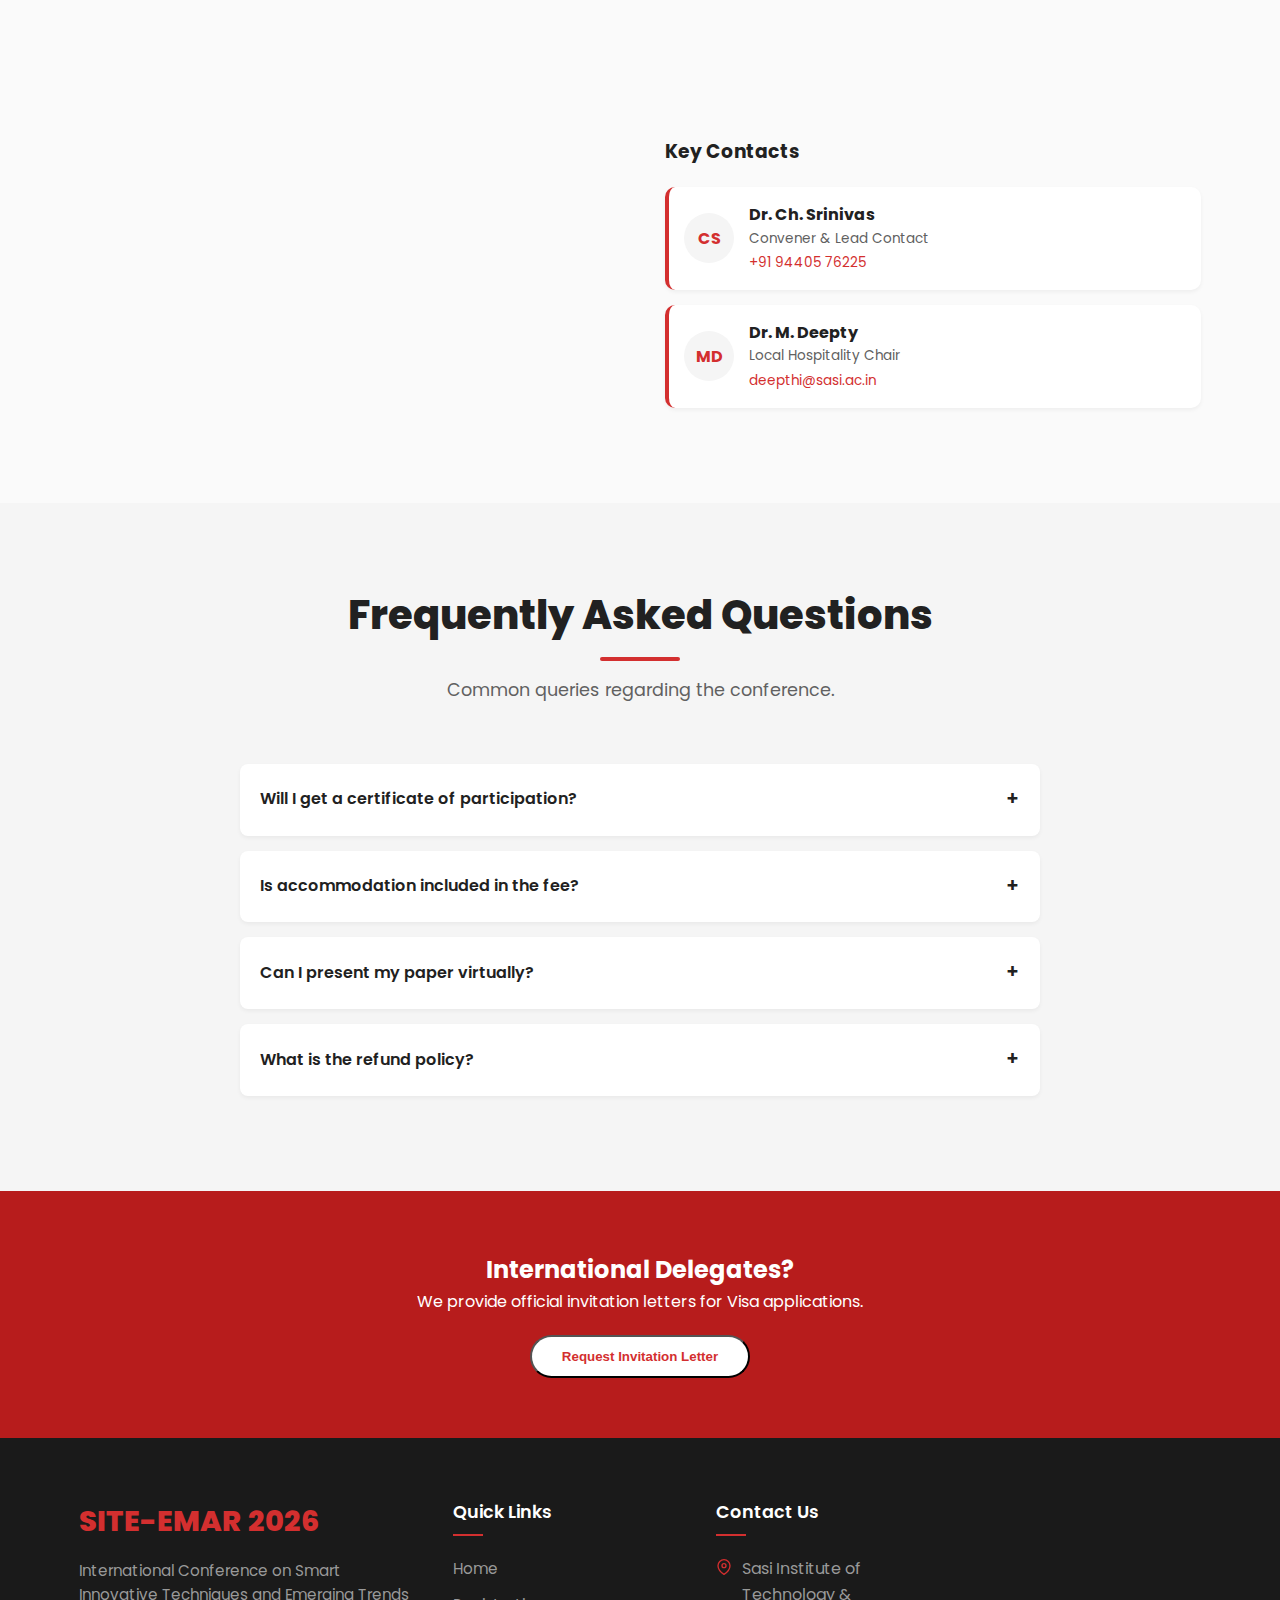
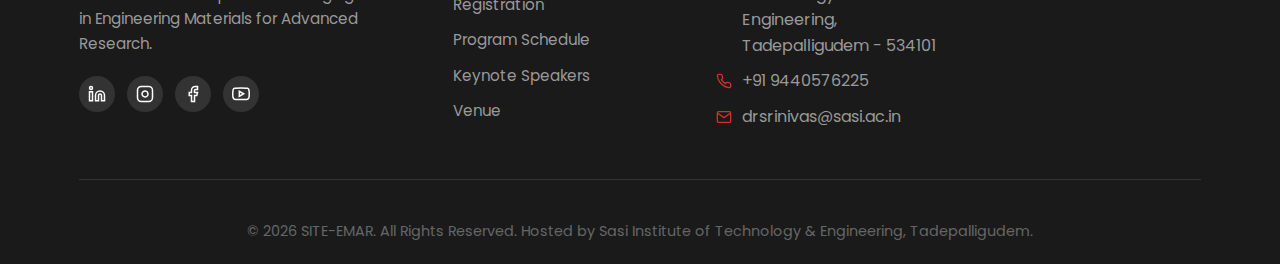
<file: contact-us.html>
<!DOCTYPE html>
<html lang="en">

<head>
    <meta charset="UTF-8">
    <meta name="viewport" content="width=device-width, initial-scale=1.0">
    <meta http-equiv="X-UA-Compatible" content="ie=edge">
    <title>Contact Us | SITE-EMAR 2026</title>

    <link rel="preconnect" href="https://fonts.googleapis.com">
    <link rel="preconnect" href="https://fonts.gstatic.com" crossorigin>
    <link
        href="https://fonts.googleapis.com/css2?family=Merriweather:ital,wght@0,300;0,400;0,700;0,900;1,300&family=Poppins:wght@100;200;300;400;500;600;700;800;900&display=swap"
        rel="stylesheet">
    <link rel="stylesheet" href="responsive.css">

    <style>
        /* =========================================
           1. CSS VARIABLES (RED & WHITE THEME)
           ========================================= */
        :root {
            /* Brand Colors */
            --primary-red: #D32F2F;
            --dark-red: #B71C1C;
            --light-red: #FFEBEE;
            --hover-red: #EF5350;
            --accent-red: #FF1744;

            /* Neutrals */
            --white: #FFFFFF;
            --off-white: #FAFAFA;
            --light-gray: #F5F5F5;
            --medium-gray: #E0E0E0;
            --dark-gray: #424242;
            --text-dark: #212121;
            --text-light: #616161;
            --black: #000000;

            /* Shadows & Effects */
            --shadow-sm: 0 2px 4px rgba(0, 0, 0, 0.05);
            --shadow-md: 0 5px 15px rgba(0, 0, 0, 0.1);
            --shadow-lg: 0 15px 35px rgba(0, 0, 0, 0.15);
            --shadow-red: 0 10px 25px rgba(211, 47, 47, 0.25);
            --glass: rgba(255, 255, 255, 0.95);

            /* Typography */
            --font-heading: 'Poppins', sans-serif;
            --font-body: 'Merriweather', serif;

            /* Transitions */
            --trans-fast: 0.3s ease;
            --trans-smooth: 0.5s cubic-bezier(0.4, 0, 0.2, 1);
        }

        /* =========================================
           2. RESET & GLOBAL STYLES
           ========================================= */
        * {
            margin: 0;
            padding: 0;
            box-sizing: border-box;
            outline: none;
        }

        html {
            scroll-behavior: smooth;
        }

        body {
            font-family: var(--font-heading);
            background-color: var(--off-white);
            color: var(--text-dark);
            line-height: 1.6;
            overflow-x: hidden;
        }

        a {
            text-decoration: none;
            color: inherit;
            transition: var(--trans-fast);
        }

        ul {
            list-style: none;
        }

        img {
            max-width: 100%;
            display: block;
        }

        /* Utility Classes */
        .container {
            width: 90%;
            max-width: 1200px;
            margin: 0 auto;
            padding: 0 15px;
        }

        .section-padding {
            padding: 80px 0;
        }

        .text-center {
            text-align: center;
        }

        .text-left {
            text-align: left;
        }

        .text-red {
            color: var(--primary-red);
        }

        .font-bold {
            font-weight: 700;
        }

        .bg-white {
            background: var(--white);
        }

        .mb-20 {
            margin-bottom: 20px;
        }

        .mb-40 {
            margin-bottom: 40px;
        }

        .mt-20 {
            margin-top: 20px;
        }

        .mt-40 {
            margin-top: 40px;
        }

        /* Section Titles */
        .section-header {
            text-align: center;
            margin-bottom: 60px;
        }

        .section-title {
            font-size: 2.5rem;
            font-weight: 800;
            color: var(--text-dark);
            position: relative;
            display: inline-block;
        }

        .section-title::after {
            content: '';
            display: block;
            width: 80px;
            height: 4px;
            background: var(--primary-red);
            margin: 10px auto 0;
            border-radius: 2px;
        }

        .section-subtitle {
            font-size: 1.1rem;
            color: var(--text-light);
            margin-top: 15px;
            max-width: 700px;
            margin-left: auto;
            margin-right: auto;
        }

        /* =========================================
           3. ANIMATIONS
           ========================================= */
        @keyframes fadeIn {
            from {
                opacity: 0;
            }

            to {
                opacity: 1;
            }
        }

        @keyframes fadeInUp {
            from {
                opacity: 0;
                transform: translateY(30px);
            }

            to {
                opacity: 1;
                transform: translateY(0);
            }
        }

        /* =========================================
           4. NAVIGATION
           ========================================= */
        header {
            position: fixed;
            top: 0;
            left: 0;
            width: 100%;
            z-index: 1000;
            background: var(--glass);
            backdrop-filter: blur(12px);
            border-bottom: 1px solid rgba(0, 0, 0, 0.05);
            transition: var(--trans-fast);
        }

        .navbar {
            display: flex;
            justify-content: space-between;
            align-items: center;
            height: 80px;
            padding: 0 20px;
            max-width: 1400px;
            margin: 0 auto;
        }

        /* Logo Styling */
        .logo {
            font-size: 1.8rem;
            font-weight: 800;
            color: var(--primary-red);
            letter-spacing: -0.5px;
            display: flex;
            align-items: center;
            gap: 10px;
        }

        .logo-img {
            height: 50px;
            width: auto;
            object-fit: contain;
        }

        .logo span {
            color: var(--text-dark);
        }

        /* Navigation Links */
        .nav-links {
            display: flex;
            gap: 25px;
        }

        .nav-item {
            position: relative;
            font-weight: 500;
            font-size: 0.9rem;
            color: var(--text-dark);
            padding: 10px 0;
            cursor: pointer;
        }

        .nav-item::before {
            content: '';
            position: absolute;
            bottom: 0;
            left: 0;
            width: 0%;
            height: 2px;
            background: var(--primary-red);
            transition: width 0.3s ease;
            box-shadow: 0 0 8px var(--primary-red);
        }

        .nav-item:hover::before,
        .nav-item.active::before {
            width: 100%;
        }

        .nav-item.active {
            color: var(--primary-red);
        }

        /* Hamburger Menu (Hidden on desktop) */
        .menu-toggle {
            display: none;
            flex-direction: column;
            gap: 5px;
            cursor: pointer;
        }

        .bar {
            width: 25px;
            height: 3px;
            background: var(--text-dark);
            transition: 0.3s;
        }

        /* =========================================
           5. HERO SECTION
           ========================================= */
        .contact-hero {
            height: 50vh;
            background: linear-gradient(rgba(183, 28, 28, 0.8), rgba(0, 0, 0, 0.8)),
                url('https://images.unsplash.com/photo-1577563908411-5077b6dc7624?ixlib=rb-1.2.1&auto=format&fit=crop&w=1950&q=80');
            background-size: cover;
            background-position: center;
            display: flex;
            align-items: center;
            justify-content: center;
            text-align: center;
            color: var(--white);
            margin-top: 80px;
            position: relative;
        }

        .hero-content h1 {
            font-size: 3.5rem;
            font-weight: 800;
            margin-bottom: 20px;
            animation: fadeInUp 0.8s ease-out;
        }

        .hero-content p {
            font-size: 1.2rem;
            opacity: 0.9;
            margin-bottom: 30px;
            max-width: 600px;
            margin-left: auto;
            margin-right: auto;
            animation: fadeInUp 1s ease-out;
        }

        /* =========================================
           6. CONTACT INFO GRID
           ========================================= */
        .contact-grid {
            display: grid;
            grid-template-columns: repeat(auto-fit, minmax(280px, 1fr));
            gap: 30px;
            margin-top: -60px;
            position: relative;
            z-index: 10;
        }

        .contact-card {
            background: var(--white);
            padding: 40px 30px;
            border-radius: 15px;
            box-shadow: var(--shadow-lg);
            text-align: center;
            transition: var(--trans-smooth);
            border-bottom: 5px solid transparent;
        }

        .contact-card:hover {
            transform: translateY(-10px);
            border-bottom-color: var(--primary-red);
        }

        .icon-circle {
            width: 70px;
            height: 70px;
            background: var(--light-red);
            border-radius: 50%;
            display: flex;
            align-items: center;
            justify-content: center;
            margin: 0 auto 20px;
            color: var(--primary-red);
            transition: var(--trans-fast);
        }

        .contact-card:hover .icon-circle {
            background: var(--primary-red);
            color: var(--white);
        }

        .contact-card h3 {
            font-size: 1.3rem;
            margin-bottom: 10px;
            color: var(--text-dark);
        }

        .contact-card p {
            color: var(--text-light);
            font-size: 0.95rem;
            margin-bottom: 5px;
        }

        .contact-link {
            display: inline-block;
            margin-top: 15px;
            color: var(--primary-red);
            font-weight: 600;
            border-bottom: 1px dashed var(--primary-red);
        }

        .contact-link:hover {
            border-bottom-style: solid;
        }

        /* =========================================
           7. MAIN FORM & MAP LAYOUT
           ========================================= */
        .layout-grid {
            display: grid;
            grid-template-columns: 1fr 1fr;
            gap: 50px;
            align-items: start;
        }

        /* Form Styling */
        .form-wrapper {
            background: var(--white);
            padding: 40px;
            border-radius: 15px;
            box-shadow: var(--shadow-sm);
            border: 1px solid var(--medium-gray);
        }

        .form-group {
            margin-bottom: 25px;
            position: relative;
        }

        .form-label {
            display: block;
            margin-bottom: 8px;
            font-weight: 600;
            font-size: 0.9rem;
            color: var(--text-dark);
        }

        .form-control {
            width: 100%;
            padding: 15px;
            border: 2px solid var(--medium-gray);
            border-radius: 8px;
            font-size: 1rem;
            transition: var(--trans-fast);
            font-family: inherit;
        }

        .form-control:focus {
            border-color: var(--primary-red);
            box-shadow: 0 0 0 4px var(--light-red);
        }

        textarea.form-control {
            resize: vertical;
            height: 150px;
        }

        .submit-btn {
            width: 100%;
            padding: 15px;
            background: var(--primary-red);
            color: var(--white);
            font-weight: 700;
            border: none;
            border-radius: 8px;
            cursor: pointer;
            transition: var(--trans-fast);
            display: flex;
            align-items: center;
            justify-content: center;
            gap: 10px;
        }

        .submit-btn:hover {
            background: var(--dark-red);
            transform: translateY(-2px);
        }

        /* Map Styling */
        .map-container {
            height: 100%;
            min-height: 500px;
            background: #eee;
            border-radius: 15px;
            overflow: hidden;
            box-shadow: var(--shadow-md);
            position: relative;
        }

        .map-frame {
            width: 100%;
            height: 100%;
            border: 0;
        }

        /* Organizers List in Map Column */
        .organizer-quick-list {
            margin-top: 30px;
        }

        .org-card-mini {
            display: flex;
            align-items: center;
            gap: 15px;
            background: var(--white);
            padding: 15px;
            border-radius: 10px;
            margin-bottom: 15px;
            box-shadow: var(--shadow-sm);
            border-left: 4px solid var(--primary-red);
        }

        .org-avatar {
            width: 50px;
            height: 50px;
            background: var(--light-gray);
            border-radius: 50%;
            display: flex;
            align-items: center;
            justify-content: center;
            color: var(--primary-red);
            font-weight: 700;
        }

        /* =========================================
           8. FAQ ACCORDION
           ========================================= */
        .faq-section {
            background: var(--light-gray);
        }

        .accordion {
            max-width: 800px;
            margin: 0 auto;
        }

        .accordion-item {
            background: var(--white);
            margin-bottom: 15px;
            border-radius: 8px;
            overflow: hidden;
            box-shadow: var(--shadow-sm);
        }

        .accordion-header {
            padding: 20px;
            cursor: pointer;
            display: flex;
            justify-content: space-between;
            align-items: center;
            font-weight: 600;
            color: var(--text-dark);
            transition: background 0.3s ease;
        }

        .accordion-header:hover {
            background: var(--light-red);
        }

        .icon {
            font-size: 1.2rem;
            transition: transform 0.3s ease;
        }

        .accordion-item.active .icon {
            transform: rotate(45deg);
            color: var(--primary-red);
        }

        .accordion-body {
            max-height: 0;
            overflow: hidden;
            transition: max-height 0.4s ease-out;
            border-top: 1px solid transparent;
        }

        .accordion-item.active .accordion-body {
            border-top-color: var(--medium-gray);
        }

        .accordion-content {
            padding: 20px;
            color: var(--text-light);
            font-size: 0.95rem;
            line-height: 1.6;
        }

        /* =========================================
           9. INTERNATIONAL SUPPORT
           ========================================= */
        .visa-support-box {
            background: var(--dark-red);
            color: var(--white);
            padding: 60px 0;
            text-align: center;
        }

        .visa-btn {
            background: var(--white);
            color: var(--primary-red);
            padding: 12px 30px;
            border-radius: 30px;
            font-weight: 700;
            margin-top: 20px;
            display: inline-block;
            transition: var(--trans-fast);
        }

        .visa-btn:hover {
            transform: scale(1.05);
            background: var(--off-white);
        }

        /* =========================================
           10. MODAL
           ========================================= */
        .modal-overlay {
            position: fixed;
            top: 0;
            left: 0;
            width: 100%;
            height: 100%;
            background: rgba(0, 0, 0, 0.8);
            z-index: 2000;
            display: none;
            justify-content: center;
            align-items: center;
            backdrop-filter: blur(5px);
        }

        .modal-box {
            background: var(--white);
            width: 90%;
            max-width: 450px;
            padding: 40px;
            border-radius: 20px;
            text-align: center;
            position: relative;
            animation: fadeInUp 0.4s ease-out;
        }

        .success-icon {
            width: 80px;
            height: 80px;
            background: #4CAF50;
            color: white;
            border-radius: 50%;
            display: flex;
            align-items: center;
            justify-content: center;
            font-size: 40px;
            margin: 0 auto 20px;
        }

        .close-modal {
            position: absolute;
            top: 15px;
            right: 15px;
            cursor: pointer;
            color: var(--text-light);
        }

        /* =========================================
           11. RESPONSIVE (MOBILE VIEW)
           ========================================= */
        @media (max-width: 900px) {
            .layout-grid {
                grid-template-columns: 1fr;
            }

            .map-container {
                min-height: 300px;
                order: -1;
                margin-bottom: 40px;
            }
        }

        @media (max-width: 768px) {

            /* 1. HIDE LOGO IMAGE ON MOBILE */
            .logo-img {
                display: none;
            }

            /* Adjust text size for mobile */
            .logo {
                font-size: 1.5rem;
            }

            .hero-content h1 {
                font-size: 2.5rem;
            }

            .navbar {
                padding: 0 15px;
            }

            /* Mobile Navigation Styling */
            .nav-links {
                position: fixed;
                right: -100%;
                top: 80px;
                height: calc(100vh - 80px);
                width: 70%;
                background: var(--white);
                flex-direction: column;
                align-items: center;
                padding-top: 50px;
                transition: 0.4s ease;
                box-shadow: -5px 0 15px rgba(0, 0, 0, 0.1);
            }

            .nav-links.open {
                right: 0;
            }

            /* Show Hamburger Menu */
            .menu-toggle {
                display: flex;
            }
        }
    </style>
</head>

<body>

    <header id="main-header">
        <nav class="navbar">
            <div class="logo">
                <img src="sasi.png" alt="SASI Logo" class="logo-img"
                    onerror="this.style.display='none'; this.parentNode.innerHTML += '';">
                SITE-EMAR <span>2026</span>
            </div>

            <ul class="nav-links" id="nav-links">
                <li class="nav-item"><a href="index.html">Home</a></li>
                <li class="nav-item"><a href="organizing-committee.html">Committee</a></li>
                <li class="nav-item"><a href="registration.html">Registration</a></li>
                <li class="nav-item"><a href="schedule.html">Schedule</a></li>
                <li class="nav-item"><a href="speakers.html">Speakers</a></li>
                <li class="nav-item"><a href="sponsors.html">Sponsors</a></li>
                <li class="nav-item"><a href="venue.html">Venue</a></li>
                <li class="nav-item"><a href="memories.html">Memories</a></li>
                <li class="nav-item active"><a href="contact-us.html">Contact</a></li>
            </ul>

            <div class="menu-toggle" id="menu-btn">
                <span class="bar"></span>
                <span class="bar"></span>
                <span class="bar"></span>
            </div>
        </nav>
    </header>

    <section class="contact-hero">
        <div class="hero-content">
            <h1>Get in Touch</h1>
            <p>Have questions about registration, abstract submission, or sponsorship? We're here to help.</p>
        </div>
    </section>

    <div class="container">
        <div class="contact-grid">

            <div class="contact-card">
                <div class="icon-circle">
                    <svg width="30" height="30" viewBox="0 0 24 24" fill="none" stroke="currentColor" stroke-width="2">
                        <path d="M4 4h16c1.1 0 2 .9 2 2v12c0 1.1-.9 2-2 2H4c-1.1 0-2-.9-2-2V6c0-1.1.9-2 2-2z"></path>
                        <polyline points="22,6 12,13 2,6"></polyline>
                    </svg>
                </div>
                <h3>General Enquiries</h3>
                <p>For information about the venue, schedule, or certificates.</p>
                <a href="mailto:info@site-emar.com" class="contact-link">info@site-emar.com</a>
            </div>

            <div class="contact-card">
                <div class="icon-circle">
                    <svg width="30" height="30" viewBox="0 0 24 24" fill="none" stroke="currentColor" stroke-width="2">
                        <path d="M20 21v-2a4 4 0 0 0-4-4H8a4 4 0 0 0-4 4v2"></path>
                        <circle cx="12" cy="7" r="4"></circle>
                    </svg>
                </div>
                <h3>Registration Desk</h3>
                <p>Issues with payments, tickets, or group bookings.</p>
                <a href="mailto:register@site-emar.com" class="contact-link">register@site-emar.com</a>
            </div>

            <div class="contact-card">
                <div class="icon-circle">
                    <svg width="30" height="30" viewBox="0 0 24 24" fill="none" stroke="currentColor" stroke-width="2">
                        <path d="M14 2H6a2 2 0 0 0-2 2v16a2 2 0 0 0 2 2h12a2 2 0 0 0 2-2V8z"></path>
                        <polyline points="14 2 14 8 20 8"></polyline>
                        <line x1="16" y1="13" x2="8" y2="13"></line>
                        <line x1="16" y1="17" x2="8" y2="17"></line>
                        <polyline points="10 9 9 9 8 9"></polyline>
                    </svg>
                </div>
                <h3>Paper Submission</h3>
                <p>Queries regarding abstract format, review status, or journals.</p>
                <a href="mailto:submissions@site-emar.com" class="contact-link">submissions@site-emar.com</a>
            </div>

            <div class="contact-card">
                <div class="icon-circle">
                    <svg width="30" height="30" viewBox="0 0 24 24" fill="none" stroke="currentColor" stroke-width="2">
                        <path
                            d="M22 16.92v3a2 2 0 0 1-2.18 2 19.79 19.79 0 0 1-8.63-3.07 19.5 19.5 0 0 1-6-6 19.79 19.79 0 0 1-3.07-8.67A2 2 0 0 1 4.11 2h3a2 2 0 0 1 2 1.72 12.84 12.84 0 0 0 .7 2.81 2 2 0 0 1-.45 2.11L8.09 9.91a16 16 0 0 0 6 6l1.27-1.27a2 2 0 0 1 2.11-.45 12.84 12.84 0 0 0 2.81.7A2 2 0 0 1 22 16.92z">
                        </path>
                    </svg>
                </div>
                <h3>Emergency / Lead</h3>
                <p>Direct line to the organizing secretary for urgent matters.</p>
                <a href="tel:+919440576225" class="contact-link">+91 94405 76225</a>
            </div>

        </div>
    </div>

    <section class="section-padding">
        <div class="container">
            <div class="layout-grid">

                <div class="form-wrapper">
                    <h2 class="mb-40" style="color: var(--text-dark);">Send us a Message</h2>
                    <form id="contactForm" onsubmit="handleFormSubmit(event)">
                        <div class="form-group">
                            <label class="form-label">Full Name *</label>
                            <input type="text" class="form-control" required placeholder="John Doe">
                        </div>

                        <div class="form-group">
                            <label class="form-label">Email Address *</label>
                            <input type="email" class="form-control" required placeholder="john@university.edu">
                        </div>

                        <div class="form-group">
                            <label class="form-label">Subject</label>
                            <select class="form-control">
                                <option>General Enquiry</option>
                                <option>Paper Submission Issue</option>
                                <option>Registration Payment</option>
                                <option>Visa Letter Request</option>
                                <option>Sponsorship Opportunity</option>
                            </select>
                        </div>

                        <div class="form-group">
                            <label class="form-label">Message *</label>
                            <textarea class="form-control" required placeholder="How can we help you?"></textarea>
                        </div>

                        <button type="submit" class="submit-btn">
                            <svg width="20" height="20" viewBox="0 0 24 24" fill="none" stroke="currentColor"
                                stroke-width="2">
                                <line x1="22" y1="2" x2="11" y2="13"></line>
                                <polygon points="22 2 15 22 11 13 2 9 22 2"></polygon>
                            </svg>
                            Send Message
                        </button>
                    </form>
                </div>

                <div>
                    <div class="map-container">
                        <iframe class="map-frame"
                            src="https://www.google.com/maps/embed?pb=!1m18!1m12!1m3!1d3824.783457177573!2d81.52028831486558!3d16.86428598839446!2m3!1f0!2f0!3f0!3m2!1i1024!2i768!4f13.1!3m3!1m2!1s0x3a37b7c555555555%3A0x6f6b5b5b5b5b5b5b!2sSasi%20Institute%20of%20Technology%20%26%20Engineering!5e0!3m2!1sen!2sin!4v1620000000000!5m2!1sen!2sin"
                            allowfullscreen="" loading="lazy"></iframe>
                    </div>

                    <div class="organizer-quick-list">
                        <h3 class="mb-20" style="color: var(--text-dark);">Key Contacts</h3>

                        <div class="org-card-mini">
                            <div class="org-avatar">CS</div>
                            <div>
                                <h4 style="font-size: 1rem;">Dr. Ch. Srinivas</h4>
                                <p style="font-size: 0.85rem; color: var(--text-light);">Convener & Lead Contact</p>
                                <a href="tel:+919440576225" style="color: var(--primary-red); font-size: 0.85rem;">+91
                                    94405 76225</a>
                            </div>
                        </div>

                        <div class="org-card-mini">
                            <div class="org-avatar">MD</div>
                            <div>
                                <h4 style="font-size: 1rem;">Dr. M. Deepty</h4>
                                <p style="font-size: 0.85rem; color: var(--text-light);">Local Hospitality Chair</p>
                                <a href="mailto:deepthi@sasi.ac.in"
                                    style="color: var(--primary-red); font-size: 0.85rem;">deepthi@sasi.ac.in</a>
                            </div>
                        </div>

                    </div>
                </div>

            </div>
        </div>
    </section>

    <section class="section-padding faq-section">
        <div class="container">
            <div class="section-header">
                <h2 class="section-title">Frequently Asked Questions</h2>
                <p class="section-subtitle">Common queries regarding the conference.</p>
            </div>

            <div class="accordion">
                <div class="accordion-item">
                    <div class="accordion-header" onclick="toggleAccordion(this)">
                        Will I get a certificate of participation?
                        <span class="icon">+</span>
                    </div>
                    <div class="accordion-body">
                        <div class="accordion-content">
                            Yes, all registered attendees (both authors and listeners) will receive a digital
                            certificate of participation. Printed certificates will be provided to those attending in
                            person at the registration desk.
                        </div>
                    </div>
                </div>

                <div class="accordion-item">
                    <div class="accordion-header" onclick="toggleAccordion(this)">
                        Is accommodation included in the fee?
                        <span class="icon">+</span>
                    </div>
                    <div class="accordion-body">
                        <div class="accordion-content">
                            No, the registration fee covers access to sessions, conference kit, lunch, and high tea.
                            Accommodation must be booked separately. Please check our <a href="venue.html"
                                style="color: var(--primary-red);">Venue</a> page for partnered hotels.
                        </div>
                    </div>
                </div>

                <div class="accordion-item">
                    <div class="accordion-header" onclick="toggleAccordion(this)">
                        Can I present my paper virtually?
                        <span class="icon">+</span>
                    </div>
                    <div class="accordion-body">
                        <div class="accordion-content">
                            Yes, SITE-EMAR 2026 is a hybrid conference. You can choose the "Virtual Presentation" option
                            during submission. Virtual presenters will be given a Zoom slot and must be available for
                            Q&A.
                        </div>
                    </div>
                </div>

                <div class="accordion-item">
                    <div class="accordion-header" onclick="toggleAccordion(this)">
                        What is the refund policy?
                        <span class="icon">+</span>
                    </div>
                    <div class="accordion-body">
                        <div class="accordion-content">
                            Cancellations made before June 15, 2026, are eligible for a 50% refund. No refunds will be
                            issued for cancellations after this date due to logistical commitments.
                        </div>
                    </div>
                </div>
            </div>
        </div>
    </section>

    <section class="visa-support-box">
        <div class="container">
            <h2>International Delegates?</h2>
            <p>We provide official invitation letters for Visa applications.</p>
            <button class="visa-btn"
                onclick="alert('Please email your passport details to support@site-emar.com')">Request Invitation
                Letter</button>
        </div>
    </section>

    <footer class="site-footer">
        <div class="container">
            <div class="footer-grid">
                <div class="footer-brand">
                    <h2>SITE-EMAR 2026</h2>
                    <p class="footer-text">
                        International Conference on Smart Innovative Techniques and Emerging Trends in Engineering
                        Materials for Advanced Research.
                    </p>
                    <div class="social-icons">
                        <a href="https://linkedin.com/school/sasi-institute-of-technology-engineering/"
                            class="social-icon" title="LinkedIn" target="_blank">
                            <svg width="18" height="18" viewBox="0 0 24 24" fill="none" stroke="white" stroke-width="2">
                                <path
                                    d="M16 8a6 6 0 0 1 6 6v7h-4v-7a2 2 0 0 0-2-2 2 2 0 0 0-2 2v7h-4v-7a6 6 0 0 1 6-6z">
                                </path>
                                <rect x="2" y="9" width="4" height="12"></rect>
                                <circle cx="4" cy="4" r="2"></circle>
                            </svg>
                        </a>
                        <a href="https://www.instagram.com/sasiengineeringcollege" class="social-icon" title="Instagram"
                            target="_blank">
                            <svg width="18" height="18" viewBox="0 0 24 24" fill="none" stroke="white" stroke-width="2">
                                <rect x="2" y="2" width="20" height="20" rx="5" ry="5"></rect>
                                <path d="M16 11.37A4 4 0 1 1 12.63 8 4 4 0 0 1 16 11.37z"></path>
                                <line x1="17.5" y1="6.5" x2="17.51" y2="6.5"></line>
                            </svg>
                        </a>
                        <a href="https://www.facebook.com/sasi.ac.in" class="social-icon" title="Facebook"
                            target="_blank">
                            <svg width="18" height="18" viewBox="0 0 24 24" fill="none" stroke="white" stroke-width="2">
                                <path d="M18 2h-3a5 5 0 0 0-5 5v3H7v4h3v8h4v-8h3l1-4h-4V7a1 1 0 0 1 1-1h3z"></path>
                            </svg>
                        </a>
                        <a href="https://www.youtube.com/@SasiInstituteofTechnology" class="social-icon" title="YouTube"
                            target="_blank">
                            <svg width="18" height="18" viewBox="0 0 24 24" fill="none" stroke="white" stroke-width="2">
                                <path
                                    d="M22.54 6.42a2.78 2.78 0 0 0-1.94-2C18.88 4 12 4 12 4s-6.88 0-8.6.46a2.78 2.78 0 0 0-1.94 2A29 29 0 0 0 1 11.75a29 29 0 0 0 .46 5.33A2.78 2.78 0 0 0 3.4 19c1.72.46 8.6.46 8.6.46s6.88 0 8.6-.46a2.78 2.78 0 0 0 1.94-2 29 29 0 0 0 .46-5.25 29 29 0 0 0-.46-5.33z">
                                </path>
                                <polygon points="9.75 15.02 15.5 11.75 9.75 8.48 9.75 15.02"></polygon>
                            </svg>
                        </a>
                    </div>
                </div>

                <div>
                    <h3 class="footer-heading">Quick Links</h3>
                    <ul class="footer-links">
                        <li><a href="index.html">Home</a></li>
                        <li><a href="registration.html">Registration</a></li>
                        <li><a href="schedule.html">Program Schedule</a></li>
                        <li><a href="speakers.html">Keynote Speakers</a></li>
                        <li><a href="venue.html">Venue</a></li>
                    </ul>
                </div>



                <div>
                    <h3 class="footer-heading">Contact Us</h3>
                    <ul class="footer-links">
                        <li style="display: flex; align-items: flex-start; gap: 10px; color: #999;">
                            <svg width="16" height="16" viewBox="0 0 24 24" fill="none" stroke="#D32F2F"
                                stroke-width="2" style="flex-shrink: 0; margin-top: 3px;">
                                <path d="M21 10c0 7-9 13-9 13s-9-6-9-13a9 9 0 0 1 18 0z"></path>
                                <circle cx="12" cy="10" r="3"></circle>
                            </svg>
                            Sasi Institute of Technology & Engineering, Tadepalligudem - 534101
                        </li>
                        <li style="display: flex; align-items: center; gap: 10px; color: #999;">
                            <svg width="16" height="16" viewBox="0 0 24 24" fill="none" stroke="#D32F2F"
                                stroke-width="2">
                                <path
                                    d="M22 16.92v3a2 2 0 0 1-2.18 2 19.79 19.79 0 0 1-8.63-3.07 19.5 19.5 0 0 1-6-6 19.79 19.79 0 0 1-3.07-8.67A2 2 0 0 1 4.11 2h3a2 2 0 0 1 2 1.72c.127.96.361 1.903.7 2.81a2 2 0 0 1-.45 2.11L8.09 9.91a16 16 0 0 0 6 6l1.27-1.27a2 2 0 0 1 2.11-.45c.907.339 1.85.573 2.81.7A2 2 0 0 1 22 16.92z">
                                </path>
                            </svg>
                            +91 9440576225
                        </li>
                        <li style="display: flex; align-items: center; gap: 10px; color: #999;">
                            <svg width="16" height="16" viewBox="0 0 24 24" fill="none" stroke="#D32F2F"
                                stroke-width="2">
                                <path d="M4 4h16c1.1 0 2 .9 2 2v12c0 1.1-.9 2-2 2H4c-1.1 0-2-.9-2-2V6c0-1.1.9-2 2-2z">
                                </path>
                                <polyline points="22,6 12,13 2,6"></polyline>
                            </svg>
                            drsrinivas@sasi.ac.in
                        </li>
                    </ul>
                </div>
            </div>
            <div class="copyright">
                © 2026 SITE-EMAR. All Rights Reserved. Hosted by Sasi Institute of Technology & Engineering,
                Tadepalligudem.
            </div>
        </div>
    </footer>

    <div class="modal-overlay" id="successModal">
        <div class="modal-box">
            <span class="close-modal" onclick="closeModal()">✖</span>
            <div class="success-icon">✓</div>
            <h3 style="color: var(--text-dark); margin-bottom: 10px;">Message Sent!</h3>
            <p style="color: var(--text-light); margin-bottom: 20px;">Thank you for contacting us. Our team will respond
                to your query within 24 hours.</p>
            <button class="submit-btn" onclick="closeModal()">Close</button>
        </div>
    </div>

    <script>
        // 1. Mobile Menu
        const menuBtn = document.getElementById('menu-btn');
        const navLinks = document.getElementById('nav-links');

        menuBtn.addEventListener('click', () => {
            navLinks.classList.toggle('open');
            const bars = menuBtn.querySelectorAll('.bar');
            if (navLinks.classList.contains('open')) {
                bars[0].style.transform = "rotate(-45deg) translate(-5px, 6px)";
                bars[1].style.opacity = "0";
                bars[2].style.transform = "rotate(45deg) translate(-5px, -6px)";
            } else {
                bars[0].style.transform = "none";
                bars[1].style.opacity = "1";
                bars[2].style.transform = "none";
            }
        });

        // 2. Accordion Logic
        function toggleAccordion(header) {
            const item = header.parentElement;
            const body = item.querySelector('.accordion-body');

            // Close others
            document.querySelectorAll('.accordion-item').forEach(i => {
                if (i !== item) {
                    i.classList.remove('active');
                    i.querySelector('.accordion-body').style.maxHeight = null;
                }
            });

            if (item.classList.contains('active')) {
                item.classList.remove('active');
                body.style.maxHeight = null;
            } else {
                item.classList.add('active');
                body.style.maxHeight = body.scrollHeight + "px";
            }
        }

        // 3. Form Submission
        function handleFormSubmit(e) {
            e.preventDefault();
            const btn = e.target.querySelector('button');
            const originalText = btn.innerHTML;

            btn.innerHTML = 'Sending...';
            btn.style.opacity = '0.7';

            // Simulate API call
            setTimeout(() => {
                document.getElementById('successModal').style.display = 'flex';
                btn.innerHTML = originalText;
                btn.style.opacity = '1';
                e.target.reset();
            }, 1500);
        }

        function closeModal() {
            document.getElementById('successModal').style.display = 'none';
        }

        // Close modal on outside click
        window.onclick = function (event) {
            const modal = document.getElementById('successModal');
            if (event.target == modal) {
                modal.style.display = "none";
            }
        }

        // 4. Scroll Animation
        const observer = new IntersectionObserver((entries) => {
            entries.forEach(entry => {
                if (entry.isIntersecting) {
                    entry.target.style.opacity = 1;
                    entry.target.style.transform = 'translateY(0)';
                }
            });
        });

        document.querySelectorAll('.contact-card, .form-wrapper, .map-container').forEach((el, index) => {
            el.style.opacity = 0;
            el.style.transform = 'translateY(30px)';
            el.style.transition = `all 0.6s ease-out ${index * 0.1}s`;
            observer.observe(el);
        });

    </script>
</body>

</html>
</file>
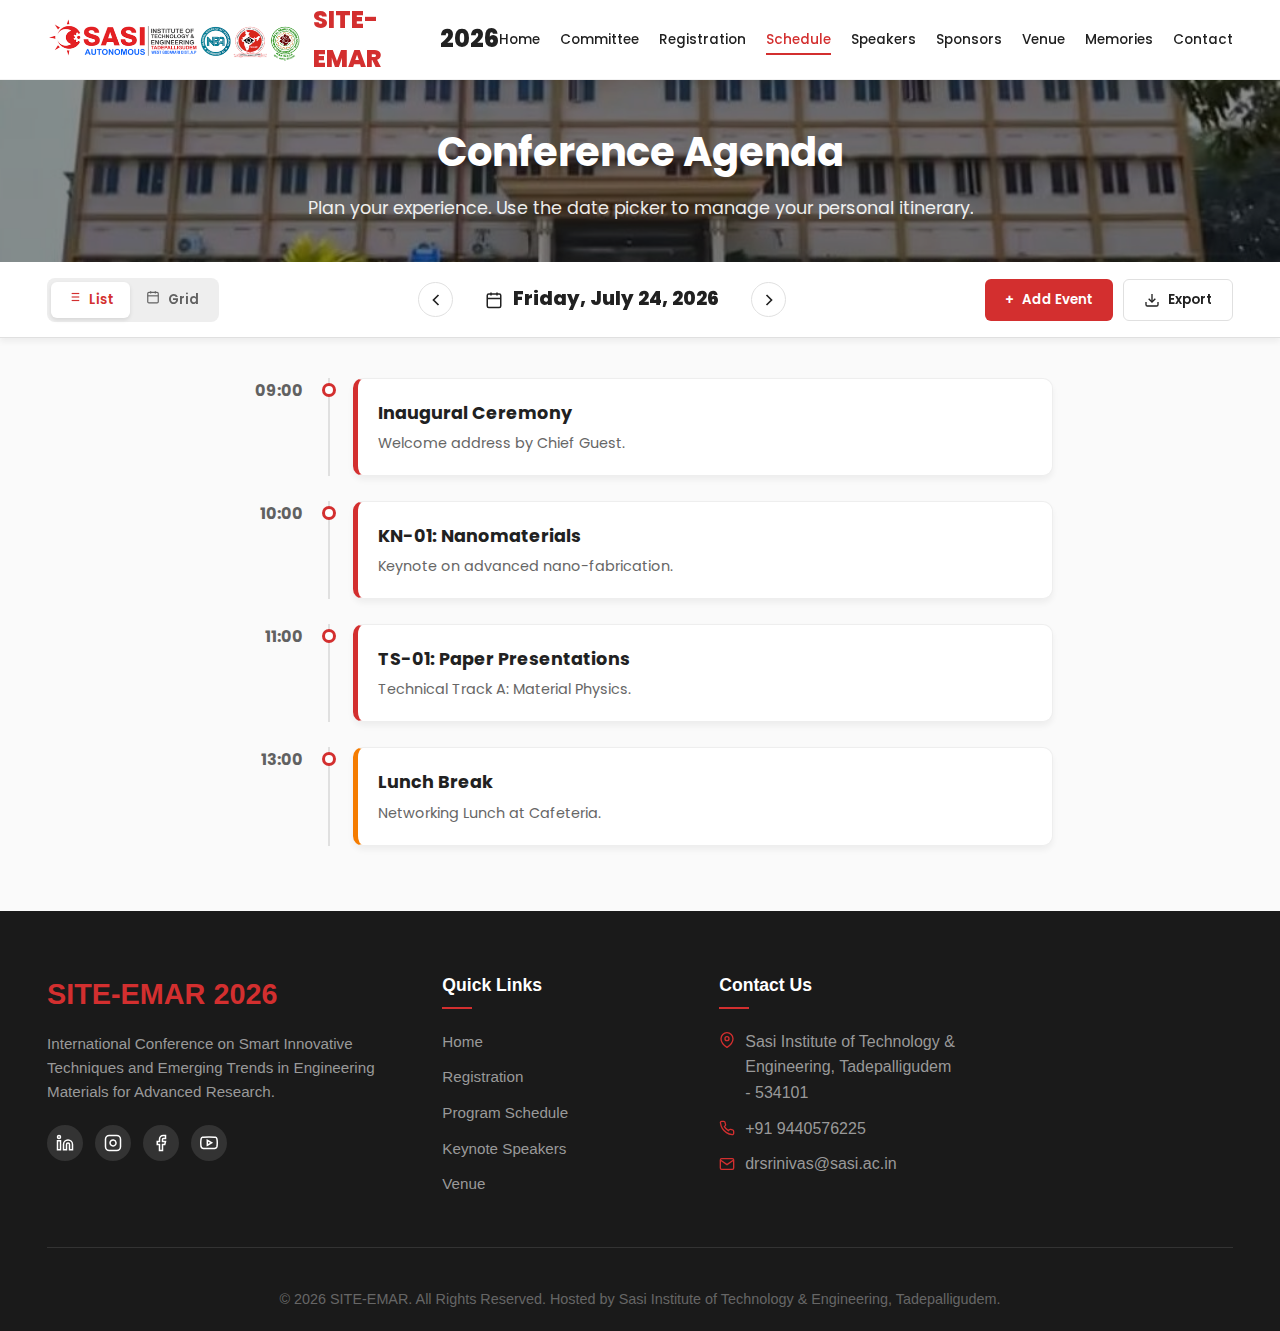
<file: schedule.html>
<!DOCTYPE html>
<html lang="en">

<head>
    <meta charset="UTF-8">
    <meta name="viewport" content="width=device-width, initial-scale=1.0">
    <meta http-equiv="X-UA-Compatible" content="ie=edge">
    <title>Flexible Schedule | SITE-EMAR 2026</title>

    <link rel="preconnect" href="https://fonts.googleapis.com">
    <link rel="preconnect" href="https://fonts.gstatic.com" crossorigin>
    <link
        href="https://fonts.googleapis.com/css2?family=Merriweather:ital,wght@0,300;0,400;0,700;0,900;1,300&family=Poppins:wght@100;200;300;400;500;600;700;800;900&display=swap"
        rel="stylesheet">
    <link rel="stylesheet" href="responsive.css">

    <style>
        /* =========================================
           1. CSS VARIABLES (RED & WHITE THEME)
           ========================================= */
        :root {
            /* Palette */
            --red-primary: #D32F2F;
            --red-dark: #B71C1C;
            --red-light: #FFEBEE;
            --red-accent: #FF1744;

            --white: #FFFFFF;
            --off-white: #FAFAFA;
            --gray-100: #F5F5F5;
            --gray-200: #EEEEEE;
            --gray-300: #E0E0E0;
            --gray-text: #616161;
            --dark-text: #212121;

            /* Track Colors */
            --track-main: #D32F2F;
            --track-tech-a: #1976D2;
            --track-tech-b: #388E3C;
            --track-personal: #9C27B0;

            /* Dimensions */
            --time-col-width: 80px;
            --slot-height: 100px;
            /* 1 hour height */

            /* Shadows */
            --shadow-card: 0 4px 6px rgba(0, 0, 0, 0.05);
            --shadow-hover: 0 10px 15px rgba(0, 0, 0, 0.1);
            --shadow-float: 0 20px 25px rgba(0, 0, 0, 0.15);

            /* Typography */
            --font-head: 'Poppins', sans-serif;
            --font-body: 'Merriweather', serif;
        }

        /* =========================================
           2. GLOBAL RESET
           ========================================= */
        * {
            margin: 0;
            padding: 0;
            box-sizing: border-box;
            outline: none;
        }

        html {
            scroll-behavior: smooth;
        }

        body {
            font-family: var(--font-head);
            background-color: var(--off-white);
            color: var(--dark-text);
            line-height: 1.6;
        }

        a {
            text-decoration: none;
            color: inherit;
            transition: 0.3s;
        }

        ul {
            list-style: none;
        }

        button {
            font-family: inherit;
            cursor: pointer;
        }

        /* Utility */
        .container {
            width: 95%;
            max-width: 1400px;
            margin: 0 auto;
            padding: 0 15px;
        }

        .text-center {
            text-align: center;
        }

        .flex {
            display: flex;
        }

        .flex-between {
            justify-content: space-between;
        }

        .flex-center {
            justify-content: center;
            align-items: center;
        }

        .hidden {
            display: none !important;
        }

        /* =========================================
           3. NAVIGATION
           ========================================= */
        header {
            position: fixed;
            top: 0;
            left: 0;
            width: 100%;
            height: 80px;
            background: rgba(255, 255, 255, 0.95);
            backdrop-filter: blur(10px);
            border-bottom: 1px solid rgba(0, 0, 0, 0.05);
            z-index: 1000;
        }

        .navbar {
            display: flex;
            justify-content: space-between;
            align-items: center;
            height: 100%;
            position: relative;
        }

        .logo {
            font-size: 1.5rem;
            font-weight: 800;
            color: var(--red-primary);
            display: flex;
            align-items: center;
            gap: 10px;
        }

        .logo-img {
            height: 50px;
            width: auto;
            object-fit: contain;
        }

        .ff {
            color: #212121;
        }

        .nav-links {
            display: flex;
            gap: 20px;
        }

        .nav-item {
            font-weight: 500;
            color: var(--dark-text);
            padding: 5px 0;
            position: relative;
        }

        .nav-item.active {
            color: var(--red-primary);
        }

        .nav-item::after {
            content: '';
            position: absolute;
            bottom: 0;
            left: 0;
            width: 0;
            height: 2px;
            background: var(--red-primary);
            transition: 0.3s;
        }

        .nav-item:hover::after,
        .nav-item.active::after {
            width: 100%;
        }

        /* Hamburger Menu (Hidden on Desktop) */
        .hamburger {
            display: none;
            cursor: pointer;
        }

        .bar {
            display: block;
            width: 25px;
            height: 3px;
            margin: 5px auto;
            transition: all 0.3s ease-in-out;
            background-color: var(--dark-text);
        }

        /* =========================================
           4. DASHBOARD HEADER
           ========================================= */
        .schedule-header {
            margin-top: 80px;
            background: linear-gradient(rgba(0, 0, 0, 0.45), rgba(0, 0, 0, 0.45)),
                url('sasiclg.jpeg');
            color: var(--white);
            padding: 40px 0;
            text-align: center;
            background-size: cover;
            background-position: center;
        }

        .schedule-header h1 {
            font-size: 2.5rem;
            margin-bottom: 10px;
        }

        .schedule-header p {
            font-size: 1.1rem;
            opacity: 0.9;
        }

        /* =========================================
           5. CONTROL BAR
           ========================================= */
        .controls-bar {
            background: var(--white);
            padding: 15px 0;
            border-bottom: 1px solid var(--gray-300);
            position: sticky;
            top: 80px;
            z-index: 900;
            box-shadow: var(--shadow-card);
        }

        .controls-grid {
            display: grid;
            grid-template-columns: auto 1fr auto;
            gap: 20px;
            align-items: center;
        }

        /* View Switcher */
        .view-switch {
            display: flex;
            background: var(--gray-200);
            border-radius: 8px;
            padding: 4px;
        }

        .view-btn {
            padding: 8px 16px;
            border: none;
            background: transparent;
            border-radius: 6px;
            font-weight: 600;
            color: var(--gray-text);
            transition: 0.3s;
        }

        .view-btn.active {
            background: var(--white);
            color: var(--red-primary);
            box-shadow: 0 2px 4px rgba(0, 0, 0, 0.1);
        }

        /* Date Navigation */
        .date-navigator {
            display: flex;
            justify-content: center;
            align-items: center;
            gap: 15px;
        }

        .nav-arrow {
            background: var(--white);
            border: 1px solid var(--gray-300);
            width: 35px;
            height: 35px;
            border-radius: 50%;
            display: flex;
            align-items: center;
            justify-content: center;
            cursor: pointer;
            transition: 0.3s;
        }

        .nav-arrow:hover {
            border-color: var(--red-primary);
            color: var(--red-primary);
        }

        .date-display {
            position: relative;
        }

        .date-input-hidden {
            position: absolute;
            top: 0;
            left: 0;
            width: 100%;
            height: 100%;
            opacity: 0;
            cursor: pointer;
        }

        .current-date-label {
            font-size: 1.2rem;
            font-weight: 800;
            color: var(--dark-text);
            padding: 5px 15px;
            border: 2px solid transparent;
            border-radius: 8px;
            transition: 0.3s;
            display: flex;
            align-items: center;
            gap: 10px;
        }

        .current-date-label:hover {
            background: var(--gray-100);
            border-color: var(--gray-300);
        }

        /* Actions */
        .action-group {
            display: flex;
            gap: 10px;
        }

        .btn-action {
            padding: 10px 20px;
            border-radius: 6px;
            border: none;
            font-weight: 600;
            display: flex;
            align-items: center;
            gap: 8px;
            transition: 0.3s;
        }

        .btn-export {
            background: var(--white);
            border: 1px solid var(--gray-300);
            color: var(--dark-text);
        }

        .btn-export:hover {
            border-color: var(--dark-text);
        }

        .btn-add {
            background: var(--red-primary);
            color: var(--white);
        }

        .btn-add:hover {
            background: var(--red-dark);
        }

        /* =========================================
           6. TIMELINE & CALENDAR VIEWS
           ========================================= */
        .view-timeline {
            display: none;
            padding: 40px 0;
            max-width: 900px;
            margin: 0 auto;
            min-height: 50vh;
        }

        .view-timeline.active {
            display: block;
        }

        .timeline-item {
            display: grid;
            grid-template-columns: 100px 1fr;
            margin-bottom: 25px;
            position: relative;
            animation: fadeIn 0.5s ease;
        }

        .timeline-item::before {
            content: '';
            position: absolute;
            left: 100px;
            top: 0;
            bottom: 0;
            width: 2px;
            background: var(--gray-300);
        }

        .timeline-time {
            text-align: right;
            padding-right: 25px;
            font-weight: 700;
            color: var(--gray-text);
        }

        .timeline-content {
            padding-left: 25px;
            position: relative;
        }

        .timeline-dot {
            position: absolute;
            left: -6px;
            top: 5px;
            width: 14px;
            height: 14px;
            background: var(--white);
            border: 3px solid var(--red-primary);
            border-radius: 50%;
        }

        .timeline-card {
            background: var(--white);
            border-radius: 10px;
            padding: 20px;
            box-shadow: var(--shadow-card);
            border: 1px solid var(--gray-200);
            transition: 0.3s;
            border-left: 5px solid transparent;
        }

        .timeline-card:hover {
            transform: translateY(-3px);
            box-shadow: var(--shadow-hover);
        }

        .empty-state {
            text-align: center;
            padding: 50px;
            color: var(--gray-text);
        }

        .empty-state svg {
            width: 50px;
            height: 50px;
            margin-bottom: 15px;
            opacity: 0.5;
        }

        /* Calendar Grid */
        .view-calendar {
            display: none;
            padding: 20px 0;
            overflow-x: auto;
        }

        .view-calendar.active {
            display: block;
        }

        .calendar-wrapper {
            min-width: 800px;
            background: var(--white);
            border-radius: 12px;
            border: 1px solid var(--gray-300);
            position: relative;
        }

        .calendar-header {
            display: grid;
            grid-template-columns: 80px repeat(3, 1fr);
            border-bottom: 1px solid var(--gray-300);
            background: var(--gray-100);
            border-radius: 12px 12px 0 0;
        }

        .header-cell {
            padding: 15px;
            font-weight: 700;
            text-align: center;
            border-right: 1px solid var(--gray-300);
        }

        .header-cell:last-child {
            border-right: none;
        }

        .calendar-body {
            position: relative;
            height: 1000px;
            background: repeating-linear-gradient(to bottom, transparent 0px, transparent 99px, var(--gray-200) 100px);
        }

        .time-markers {
            position: absolute;
            left: 0;
            top: 0;
            width: 80px;
            height: 100%;
            border-right: 1px solid var(--gray-300);
            background: var(--white);
            z-index: 2;
        }

        .time-marker {
            height: 100px;
            padding: 5px 10px;
            text-align: right;
            font-size: 0.8rem;
            color: var(--gray-text);
            border-bottom: 1px solid transparent;
        }

        .event-block {
            position: absolute;
            width: calc((100% - 80px) / 3 - 10px);
            background: var(--white);
            border-radius: 6px;
            padding: 10px;
            font-size: 0.85rem;
            box-shadow: 0 2px 5px rgba(0, 0, 0, 0.1);
            border-left: 4px solid var(--red-primary);
            overflow: hidden;
            transition: 0.2s;
            cursor: pointer;
            z-index: 1;
        }

        .event-block:hover {
            z-index: 10;
            transform: scale(1.02);
            box-shadow: var(--shadow-hover);
        }

        .event-block.track-1 {
            left: calc(80px + 5px);
            background: #FFEBEE;
            border-color: var(--red-primary);
        }

        .event-block.track-2 {
            left: calc(80px + (100% - 80px)/3 + 5px);
            background: #E3F2FD;
            border-color: #1976D2;
        }

        .event-block.track-3 {
            left: calc(80px + 2*(100% - 80px)/3 + 5px);
            background: #F3E5F5;
            border-color: #9C27B0;
        }

        /* =========================================
           7. MODALS & EXTRAS
           ========================================= */
        .modal-overlay {
            position: fixed;
            inset: 0;
            background: rgba(0, 0, 0, 0.7);
            z-index: 2000;
            display: none;
            justify-content: center;
            align-items: center;
        }

        .modal {
            background: var(--white);
            padding: 30px;
            border-radius: 12px;
            width: 90%;
            max-width: 500px;
            position: relative;
            animation: slideUp 0.3s ease;
        }

        .close-btn {
            position: absolute;
            top: 15px;
            right: 15px;
            font-size: 1.5rem;
            cursor: pointer;
        }

        .form-group {
            margin-bottom: 15px;
        }

        .form-label {
            display: block;
            margin-bottom: 5px;
            font-weight: 600;
            font-size: 0.9rem;
        }

        .form-control {
            width: 100%;
            padding: 10px;
            border: 1px solid var(--gray-300);
            border-radius: 6px;
        }

        .cal-btn-group {
            display: flex;
            gap: 10px;
            margin-top: 20px;
        }

        .btn-google {
            background: #4285F4;
            color: white;
            flex: 1;
            border: none;
            padding: 10px;
            border-radius: 6px;
        }

        .btn-ics {
            background: #333;
            color: white;
            flex: 1;
            border: none;
            padding: 10px;
            border-radius: 6px;
        }

        .toast {
            position: fixed;
            bottom: 30px;
            left: 50%;
            transform: translateX(-50%);
            background: var(--dark-text);
            color: white;
            padding: 12px 25px;
            border-radius: 30px;
            box-shadow: var(--shadow-float);
            z-index: 3000;
            display: none;
            animation: fadeIn 0.3s;
        }

        /* =========================================
           8. RESPONSIVE (MOBILE) STYLES
           ========================================= */
        @media (max-width: 768px) {

            /* 1. Hide Logo Image */
            .logo-img {
                display: none;
            }

            /* 2. Show Hamburger */
            .hamburger {
                display: block;
            }

            .hamburger.active .bar:nth-child(2) {
                opacity: 0;
            }

            .hamburger.active .bar:nth-child(1) {
                transform: translateY(8px) rotate(45deg);
            }

            .hamburger.active .bar:nth-child(3) {
                transform: translateY(-8px) rotate(-45deg);
            }

            /* 3. Transform Navbar to Mobile Menu */
            .nav-links {
                position: fixed;
                right: -100%;
                top: 80px;
                flex-direction: column;
                background-color: var(--white);
                width: 100%;
                text-align: center;
                transition: 0.3s;
                box-shadow: 0 10px 10px rgba(0, 0, 0, 0.1);
                padding: 20px 0;
            }

            .nav-links.active {
                right: 0;
            }

            .nav-item {
                margin: 15px 0;
            }

            .nav-item::after {
                display: none;
            }

            /* Remove underline effect on mobile */

            /* Existing Responsive Fixes */
            .controls-grid {
                grid-template-columns: 1fr;
            }

            .calendar-wrapper {
                overflow-x: scroll;
            }

            .calendar-header,
            .calendar-body {
                min-width: 600px;
            }

            .date-navigator {
                flex-direction: row;
            }
        }
    </style>
</head>

<body>

    <header>
        <div class="navbar container">
            <div class="logo">
                <img src="sasi.png" alt="SASI Logo" class="logo-img" onerror="this.style.display='none';">
                SITE-EMAR <span class="ff">2026</span>
            </div>

            <ul class="nav-links" id="navLinks">
                <li class="nav-item"><a href="index.html">Home</a></li>
                <li class="nav-item"><a href="organizing-committee.html">Committee</a></li>
                <li class="nav-item"><a href="registration.html">Registration</a></li>
                <li class="nav-item active"><a href="schedule.html">Schedule</a></li>
                <li class="nav-item"><a href="speakers.html">Speakers</a></li>
                <li class="nav-item"><a href="sponsors.html">Sponsors</a></li>
                <li class="nav-item"><a href="venue.html">Venue</a></li>
                <li class="nav-item"><a href="memories.html">Memories</a></li>
                <li class="nav-item"><a href="contact-us.html">Contact</a></li>
            </ul>

            <div class="hamburger" onclick="toggleMenu()">
                <span class="bar"></span>
                <span class="bar"></span>
                <span class="bar"></span>
            </div>
        </div>
    </header>

    <div id="agenda" class="schedule-header">
        <div class="container">
            <h1>Conference Agenda</h1>
            <p>Plan your experience. Use the date picker to manage your personal itinerary.</p>
        </div>
    </div>

    <div class="controls-bar">
        <div class="container controls-grid">

            <div class="view-switch">
                <button class="view-btn active" onclick="switchView('timeline')">
                    <svg width="14" height="14" viewBox="0 0 24 24" fill="none" stroke="currentColor" stroke-width="2"
                        style="margin-right:5px;">
                        <line x1="8" y1="6" x2="21" y2="6"></line>
                        <line x1="8" y1="12" x2="21" y2="12"></line>
                        <line x1="8" y1="18" x2="21" y2="18"></line>
                        <line x1="3" y1="6" x2="3.01" y2="6"></line>
                        <line x1="3" y1="12" x2="3.01" y2="12"></line>
                        <line x1="3" y1="18" x2="3.01" y2="18"></line>
                    </svg>
                    List
                </button>
                <button class="view-btn" onclick="switchView('calendar')">
                    <svg width="14" height="14" viewBox="0 0 24 24" fill="none" stroke="currentColor" stroke-width="2"
                        style="margin-right:5px;">
                        <rect x="3" y="4" width="18" height="18" rx="2" ry="2"></rect>
                        <line x1="16" y1="2" x2="16" y2="6"></line>
                        <line x1="8" y1="2" x2="8" y2="6"></line>
                        <line x1="3" y1="10" x2="21" y2="10"></line>
                    </svg>
                    Grid
                </button>
            </div>

            <div class="date-navigator">
                <div class="nav-arrow" onclick="changeDateRelative(-1)">
                    <svg width="20" height="20" viewBox="0 0 24 24" fill="none" stroke="currentColor" stroke-width="2">
                        <polyline points="15 18 9 12 15 6"></polyline>
                    </svg>
                </div>
                <div class="date-display">
                    <div class="current-date-label">
                        <svg width="18" height="18" viewBox="0 0 24 24" fill="none" stroke="currentColor"
                            stroke-width="2">
                            <rect x="3" y="4" width="18" height="18" rx="2" ry="2"></rect>
                            <line x1="16" y1="2" x2="16" y2="6"></line>
                            <line x1="8" y1="2" x2="8" y2="6"></line>
                            <line x1="3" y1="10" x2="21" y2="10"></line>
                        </svg>
                        <span id="dateLabel">July 24, 2026</span>
                    </div>
                    <input type="date" id="datePicker" class="date-input-hidden" onchange="handleDatePick(this.value)">
                </div>
                <div class="nav-arrow" onclick="changeDateRelative(1)">
                    <svg width="20" height="20" viewBox="0 0 24 24" fill="none" stroke="currentColor" stroke-width="2">
                        <polyline points="9 18 15 12 9 6"></polyline>
                    </svg>
                </div>
            </div>

            <div class="action-group">
                <button class="btn-action btn-add" onclick="openAddModal()">
                    <span>+</span> Add Event
                </button>
                <button class="btn-action btn-export" onclick="exportFullSchedule()">
                    <svg width="16" height="16" viewBox="0 0 24 24" fill="none" stroke="currentColor" stroke-width="2">
                        <path d="M21 15v4a2 2 0 0 1-2 2H5a2 2 0 0 1-2-2v-4"></path>
                        <polyline points="7 10 12 15 17 10"></polyline>
                        <line x1="12" y1="15" x2="12" y2="3"></line>
                    </svg>
                    Export
                </button>
            </div>
        </div>
    </div>

    <div id="view-timeline" class="view-timeline active">
        <div class="container" id="timelineContainer">
        </div>
        <div id="timelineEmpty" class="empty-state hidden">
            <svg viewBox="0 0 24 24" fill="none" stroke="currentColor" stroke-width="2">
                <circle cx="12" cy="12" r="10"></circle>
                <line x1="12" y1="8" x2="12" y2="12"></line>
                <line x1="12" y1="16" x2="12.01" y2="16"></line>
            </svg>
            <h3>No events for this date.</h3>
            <p>Click "+ Add Event" to plan your day.</p>
        </div>
    </div>

    <div id="view-calendar" class="view-calendar">
        <div class="container">
            <div class="calendar-wrapper">
                <div class="calendar-header">
                    <div class="header-cell">Time</div>
                    <div class="header-cell">Main Hall A<br><small
                            style="font-weight:400; font-size:0.8rem;">Keynotes</small></div>
                    <div class="header-cell">Hall B<br><small style="font-weight:400; font-size:0.8rem;">Tech Track
                            1</small></div>
                    <div class="header-cell">My Agenda<br><small
                            style="font-weight:400; font-size:0.8rem;">Personal</small></div>
                </div>

                <div class="calendar-body" id="calendarBody">
                    <div class="time-markers">
                        <div class="time-marker">09:00</div>
                        <div class="time-marker">10:00</div>
                        <div class="time-marker">11:00</div>
                        <div class="time-marker">12:00</div>
                        <div class="time-marker">13:00</div>
                        <div class="time-marker">14:00</div>
                        <div class="time-marker">15:00</div>
                        <div class="time-marker">16:00</div>
                        <div class="time-marker">17:00</div>
                    </div>

                    <div id="gridEvents">
                    </div>
                </div>
            </div>
        </div>
    </div>

    <div class="modal-overlay" id="addModal">
        <div class="modal">
            <span class="close-btn" onclick="closeAddModal()">&times;</span>
            <h2 style="color: var(--red-primary); margin-bottom: 20px;">Add Personal Event</h2>
            <form onsubmit="savePersonalEvent(event)">
                <div class="form-group">
                    <label class="form-label">Event Title</label>
                    <input type="text" id="pTitle" class="form-control" placeholder="e.g. Flight Arrival" required>
                </div>
                <div class="form-group">
                    <label class="form-label">Date</label>
                    <input type="date" id="pDate" class="form-control" required>
                </div>
                <div class="flex" style="gap:15px;">
                    <div class="form-group" style="flex:1;">
                        <label class="form-label">Start Time</label>
                        <input type="time" id="pStart" class="form-control" value="09:00" required>
                    </div>
                    <div class="form-group" style="flex:1;">
                        <label class="form-label">Duration (Hrs)</label>
                        <input type="number" id="pDur" class="form-control" value="1" min="1" max="8">
                    </div>
                </div>
                <div class="form-group">
                    <label class="form-label">Location / Note</label>
                    <input type="text" id="pLoc" class="form-control" placeholder="e.g. Airport">
                </div>
                <button type="submit" class="btn-add"
                    style="width:100%; padding:12px; border:none; border-radius:6px; font-weight:700;">Add to
                    Schedule</button>
            </form>
        </div>
    </div>

    <div class="modal-overlay" id="detailModal">
        <div class="modal">
            <span class="close-btn" onclick="document.getElementById('detailModal').style.display='none'">&times;</span>
            <h2 id="dTitle" style="margin-bottom:10px;">Event Title</h2>
            <p id="dTime" style="color:var(--gray-text); margin-bottom:20px;">Time Info</p>
            <p id="dDesc">Description goes here...</p>

            <div class="cal-btn-group">
                <button class="btn-google" onclick="addToGoogleCal()">Add to Google Cal</button>
                <button class="btn-ics" onclick="downloadICS()">Download .ICS</button>
            </div>
        </div>
    </div>

    <div class="toast" id="toast">Action Successful!</div>

    <footer class="site-footer">
        <div class="container">
            <div class="footer-grid">
                <div class="footer-brand">
                    <h2>SITE-EMAR 2026</h2>
                    <p class="footer-text">
                        International Conference on Smart Innovative Techniques and Emerging Trends in Engineering
                        Materials for Advanced Research.
                    </p>
                    <div class="social-icons">
                        <a href="https://linkedin.com/school/sasi-institute-of-technology-engineering/"
                            class="social-icon" title="LinkedIn" target="_blank">
                            <svg width="18" height="18" viewBox="0 0 24 24" fill="none" stroke="white" stroke-width="2">
                                <path
                                    d="M16 8a6 6 0 0 1 6 6v7h-4v-7a2 2 0 0 0-2-2 2 2 0 0 0-2 2v7h-4v-7a6 6 0 0 1 6-6z">
                                </path>
                                <rect x="2" y="9" width="4" height="12"></rect>
                                <circle cx="4" cy="4" r="2"></circle>
                            </svg>
                        </a>
                        <a href="https://www.instagram.com/sasiengineeringcollege" class="social-icon" title="Instagram"
                            target="_blank">
                            <svg width="18" height="18" viewBox="0 0 24 24" fill="none" stroke="white" stroke-width="2">
                                <rect x="2" y="2" width="20" height="20" rx="5" ry="5"></rect>
                                <path d="M16 11.37A4 4 0 1 1 12.63 8 4 4 0 0 1 16 11.37z"></path>
                                <line x1="17.5" y1="6.5" x2="17.51" y2="6.5"></line>
                            </svg>
                        </a>
                        <a href="https://www.facebook.com/sasi.ac.in" class="social-icon" title="Facebook"
                            target="_blank">
                            <svg width="18" height="18" viewBox="0 0 24 24" fill="none" stroke="white" stroke-width="2">
                                <path d="M18 2h-3a5 5 0 0 0-5 5v3H7v4h3v8h4v-8h3l1-4h-4V7a1 1 0 0 1 1-1h3z"></path>
                            </svg>
                        </a>
                        <a href="https://www.youtube.com/@SasiInstituteofTechnology" class="social-icon" title="YouTube"
                            target="_blank">
                            <svg width="18" height="18" viewBox="0 0 24 24" fill="none" stroke="white" stroke-width="2">
                                <path
                                    d="M22.54 6.42a2.78 2.78 0 0 0-1.94-2C18.88 4 12 4 12 4s-6.88 0-8.6.46a2.78 2.78 0 0 0-1.94 2A29 29 0 0 0 1 11.75a29 29 0 0 0 .46 5.33A2.78 2.78 0 0 0 3.4 19c1.72.46 8.6.46 8.6.46s6.88 0 8.6-.46a2.78 2.78 0 0 0 1.94-2 29 29 0 0 0 .46-5.25 29 29 0 0 0-.46-5.33z">
                                </path>
                                <polygon points="9.75 15.02 15.5 11.75 9.75 8.48 9.75 15.02"></polygon>
                            </svg>
                        </a>
                    </div>
                </div>

                <div>
                    <h3 class="footer-heading">Quick Links</h3>
                    <ul class="footer-links">
                        <li><a href="index.html">Home</a></li>
                        <li><a href="registration.html">Registration</a></li>
                        <li><a href="schedule.html">Program Schedule</a></li>
                        <li><a href="speakers.html">Keynote Speakers</a></li>
                        <li><a href="venue.html">Venue</a></li>
                    </ul>
                </div>



                <div>
                    <h3 class="footer-heading">Contact Us</h3>
                    <ul class="footer-links">
                        <li style="display: flex; align-items: flex-start; gap: 10px; color: #999;">
                            <svg width="16" height="16" viewBox="0 0 24 24" fill="none" stroke="#D32F2F"
                                stroke-width="2" style="flex-shrink: 0; margin-top: 3px;">
                                <path d="M21 10c0 7-9 13-9 13s-9-6-9-13a9 9 0 0 1 18 0z"></path>
                                <circle cx="12" cy="10" r="3"></circle>
                            </svg>
                            Sasi Institute of Technology & Engineering, Tadepalligudem - 534101
                        </li>
                        <li style="display: flex; align-items: center; gap: 10px; color: #999;">
                            <svg width="16" height="16" viewBox="0 0 24 24" fill="none" stroke="#D32F2F"
                                stroke-width="2">
                                <path
                                    d="M22 16.92v3a2 2 0 0 1-2.18 2 19.79 19.79 0 0 1-8.63-3.07 19.5 19.5 0 0 1-6-6 19.79 19.79 0 0 1-3.07-8.67A2 2 0 0 1 4.11 2h3a2 2 0 0 1 2 1.72c.127.96.361 1.903.7 2.81a2 2 0 0 1-.45 2.11L8.09 9.91a16 16 0 0 0 6 6l1.27-1.27a2 2 0 0 1 2.11-.45c.907.339 1.85.573 2.81.7A2 2 0 0 1 22 16.92z">
                                </path>
                            </svg>
                            +91 9440576225
                        </li>
                        <li style="display: flex; align-items: center; gap: 10px; color: #999;">
                            <svg width="16" height="16" viewBox="0 0 24 24" fill="none" stroke="#D32F2F"
                                stroke-width="2">
                                <path d="M4 4h16c1.1 0 2 .9 2 2v12c0 1.1-.9 2-2 2H4c-1.1 0-2-.9-2-2V6c0-1.1.9-2 2-2z">
                                </path>
                                <polyline points="22,6 12,13 2,6"></polyline>
                            </svg>
                            drsrinivas@sasi.ac.in
                        </li>
                    </ul>
                </div>
            </div>
            <div class="copyright">
                © 2026 SITE-EMAR. All Rights Reserved. Hosted by Sasi Institute of Technology & Engineering,
                Tadepalligudem.
            </div>
        </div>
    </footer>
    <script>
        // --- MOBILE MENU LOGIC ---
        function toggleMenu() {
            const hamburger = document.querySelector('.hamburger');
            const navLinks = document.querySelector('.nav-links');
            hamburger.classList.toggle('active');
            navLinks.classList.toggle('active');
        }

        // --- SCHEDULE LOGIC ---
        const CONFERENCE_START = '2026-07-24';
        const CONFERENCE_END = '2026-07-25';

        let currentDate = CONFERENCE_START; // Default to Day 1
        let currentView = 'timeline';

        // Official Events (ISO Date format used)
        const officialEvents = [
            { id: 1, title: 'Inaugural Ceremony', date: '2026-07-24', start: '09:00', duration: 1, track: 1, desc: 'Welcome address by Chief Guest.', type: 'keynote' },
            { id: 2, title: 'KN-01: Nanomaterials', date: '2026-07-24', start: '10:00', duration: 1, track: 1, desc: 'Keynote on advanced nano-fabrication.', type: 'keynote' },
            { id: 3, title: 'TS-01: Paper Presentations', date: '2026-07-24', start: '11:00', duration: 2, track: 2, desc: 'Technical Track A: Material Physics.', type: 'tech' },
            { id: 4, title: 'Lunch Break', date: '2026-07-24', start: '13:00', duration: 1, track: 1, desc: 'Networking Lunch at Cafeteria.', type: 'break' },

            { id: 6, title: 'KN-02: AI in Materials', date: '2026-07-25', start: '09:00', duration: 1, track: 1, desc: 'Machine Learning applications.', type: 'keynote' },
            { id: 7, title: 'TS-02: Smart Sensors', date: '2026-07-25', start: '10:00', duration: 2, track: 2, desc: 'Technical Track B: Sensors.', type: 'tech' }
        ];

        // Load Personal Events from LocalStorage
        let personalEvents = JSON.parse(localStorage.getItem('myEvents') || '[]');

        // --- CORE FUNCTIONS ---

        function updateDateDisplay() {
            const dateObj = new Date(currentDate);
            const options = { weekday: 'long', year: 'numeric', month: 'long', day: 'numeric' };
            document.getElementById('dateLabel').innerText = dateObj.toLocaleDateString('en-US', options);
            document.getElementById('datePicker').value = currentDate;
        }

        function handleDatePick(val) {
            currentDate = val;
            updateDateDisplay();
            renderAll();
        }

        function changeDateRelative(days) {
            const date = new Date(currentDate);
            date.setDate(date.getDate() + days);
            currentDate = date.toISOString().split('T')[0];
            updateDateDisplay();
            renderAll();
        }

        // --- RENDER FUNCTIONS ---

        function renderAll() {
            // Filter events for the currently selected date
            const daysEvents = [
                ...officialEvents.filter(e => e.date === currentDate),
                ...personalEvents.filter(e => e.date === currentDate)
            ];

            // Sort by time
            daysEvents.sort((a, b) => parseInt(a.start.replace(':', '')) - parseInt(b.start.replace(':', '')));

            renderTimeline(daysEvents);
            renderCalendar(daysEvents);
        }

        function renderTimeline(events) {
            const container = document.getElementById('timelineContainer');
            const emptyState = document.getElementById('timelineEmpty');
            container.innerHTML = '';

            if (events.length === 0) {
                container.classList.add('hidden');
                emptyState.classList.remove('hidden');
                return;
            }

            container.classList.remove('hidden');
            emptyState.classList.add('hidden');

            events.forEach(ev => {
                const isPersonal = ev.type === 'personal';
                const borderClass = isPersonal ? 'border-left: 5px solid #9C27B0; border-style: dashed;' : `border-left: 5px solid ${ev.type === 'break' ? '#F57C00' : '#D32F2F'};`;
                const dotColor = isPersonal ? '#9C27B0' : '#D32F2F';

                const html = `
                    <div class="timeline-item">
                        <div class="timeline-time">${ev.start}</div>
                        <div class="timeline-content">
                            <div class="timeline-dot" style="border-color: ${dotColor}"></div>
                            <div class="timeline-card" style="${borderClass}" onclick="showDetails(${ev.id}, ${isPersonal})">
                                <h3 style="font-size:1.1rem; margin-bottom:5px;">${ev.title}</h3>
                                <p style="font-size:0.9rem; color:#666;">${ev.desc}</p>
                                ${isPersonal ? `<button onclick="deleteEvent(event, ${ev.id})" style="margin-top:10px; color:red; background:none; border:none; text-decoration:underline; font-size:0.8rem;">Remove</button>` : ''}
                            </div>
                        </div>
                    </div>
                `;
                container.innerHTML += html;
            });
        }

        function renderCalendar(events) {
            const container = document.getElementById('gridEvents');
            container.innerHTML = '';

            events.forEach(ev => {
                const startHour = parseInt(ev.start.split(':')[0]);
                const startMin = parseInt(ev.start.split(':')[1]);

                // Map 09:00 to 0px. Scale: 100px per hour.
                let top = (startHour - 9) * 100 + (startMin / 60) * 100;

                if (top < 0) top = 0;

                const height = ev.duration * 100;

                // Track Logic: 1=Main, 2=Tech, 3=Personal
                const trackClass = ev.track === 1 ? 'track-1' : (ev.track === 2 ? 'track-2' : 'track-3');

                const el = document.createElement('div');
                el.className = `event-block ${trackClass}`;
                el.style.top = `${top}px`;
                el.style.height = `${height}px`;
                el.innerHTML = `<strong>${ev.title}</strong><br>${ev.start}`;
                el.onclick = () => showDetails(ev.id, ev.type === 'personal');
                container.appendChild(el);
            });
        }

        // --- INTERACTION LOGIC ---

        function switchView(view) {
            currentView = view;
            document.querySelectorAll('.view-btn').forEach(b => b.classList.remove('active'));
            event.target.closest('button').classList.add('active');

            if (view === 'timeline') {
                document.getElementById('view-timeline').classList.add('active');
                document.getElementById('view-calendar').classList.remove('active');
            } else {
                document.getElementById('view-timeline').classList.remove('active');
                document.getElementById('view-calendar').classList.add('active');
            }
        }

        // --- ADD PERSONAL EVENT ---

        function openAddModal() {
            document.getElementById('pDate').value = currentDate; // Default to current view
            document.getElementById('addModal').style.display = 'flex';
        }
        function closeAddModal() {
            document.getElementById('addModal').style.display = 'none';
        }

        function savePersonalEvent(e) {
            e.preventDefault();
            const title = document.getElementById('pTitle').value;
            const date = document.getElementById('pDate').value;
            const start = document.getElementById('pStart').value;
            const duration = parseFloat(document.getElementById('pDur').value);
            const loc = document.getElementById('pLoc').value;

            // Conflict Check on specific date
            const conflict = personalEvents.some(ev => ev.date === date && ev.start === start);
            if (conflict) {
                alert("Conflict detected: You already have an event at this time!");
                return;
            }

            const newEvent = {
                id: Date.now(),
                title, date, start, duration,
                track: 3, // Personal Track
                desc: `Personal Agenda at ${loc}`,
                type: 'personal'
            };

            personalEvents.push(newEvent);
            localStorage.setItem('myEvents', JSON.stringify(personalEvents));

            showToast("Event Added Successfully!");
            closeAddModal();

            // If we added event to a different date, switch to that date
            if (date !== currentDate) {
                handleDatePick(date);
            } else {
                renderAll();
            }
        }

        function deleteEvent(e, id) {
            e.stopPropagation();
            if (confirm("Delete this event?")) {
                personalEvents = personalEvents.filter(ev => ev.id !== id);
                localStorage.setItem('myEvents', JSON.stringify(personalEvents));
                renderAll();
                showToast("Event Deleted");
            }
        }

        // --- EXPORT LOGIC ---

        let selectedEvent = null;

        function showDetails(id, isPersonal) {
            const list = isPersonal ? personalEvents : officialEvents;
            selectedEvent = list.find(e => e.id === id);

            if (selectedEvent) {
                document.getElementById('dTitle').innerText = selectedEvent.title;
                document.getElementById('dTime').innerText = `${selectedEvent.date} | ${selectedEvent.start}`;
                document.getElementById('dDesc').innerText = selectedEvent.desc;
                document.getElementById('detailModal').style.display = 'flex';
            }
        }

        function addToGoogleCal() {
            if (!selectedEvent) return;
            const text = encodeURIComponent(selectedEvent.title);
            const details = encodeURIComponent(selectedEvent.desc);
            // Format date for Google Cal: YYYYMMDDTHHmmSS
            const d = selectedEvent.date.replace(/-/g, '');
            const t = selectedEvent.start.replace(':', '');
            const startTime = `${d}T${t}00`;

            // Calculate end time roughly (adding hour)
            let endH = parseInt(selectedEvent.start.split(':')[0]) + Math.floor(selectedEvent.duration);
            const endTime = `${d}T${endH < 10 ? '0' + endH : endH}0000`;

            const url = `https://calendar.google.com/calendar/render?action=TEMPLATE&text=${text}&details=${details}&dates=${startTime}/${endTime}`;
            window.open(url, '_blank');
        }

        function downloadICS() {
            if (!selectedEvent) return;
            const icsContent = `
BEGIN:VCALENDAR
VERSION:2.0
BEGIN:VEVENT
SUMMARY:${selectedEvent.title}
DESCRIPTION:${selectedEvent.desc}
DTSTART:${selectedEvent.date.replace(/-/g, '')}T${selectedEvent.start.replace(':', '')}00
END:VEVENT
END:VCALENDAR`;

            const blob = new Blob([icsContent], { type: 'text/calendar' });
            const link = document.createElement('a');
            link.href = URL.createObjectURL(blob);
            link.download = 'event.ics';
            link.click();
        }

        function exportFullSchedule() {
            alert("Exporting full agenda for " + currentDate + " (PDF simulation)");
        }

        function showToast(msg) {
            const t = document.getElementById('toast');
            t.innerText = msg;
            t.style.display = 'block';
            setTimeout(() => t.style.display = 'none', 3000);
        }

        // Init
        updateDateDisplay();
        renderAll();

    </script>
</body>

</html>
</file>
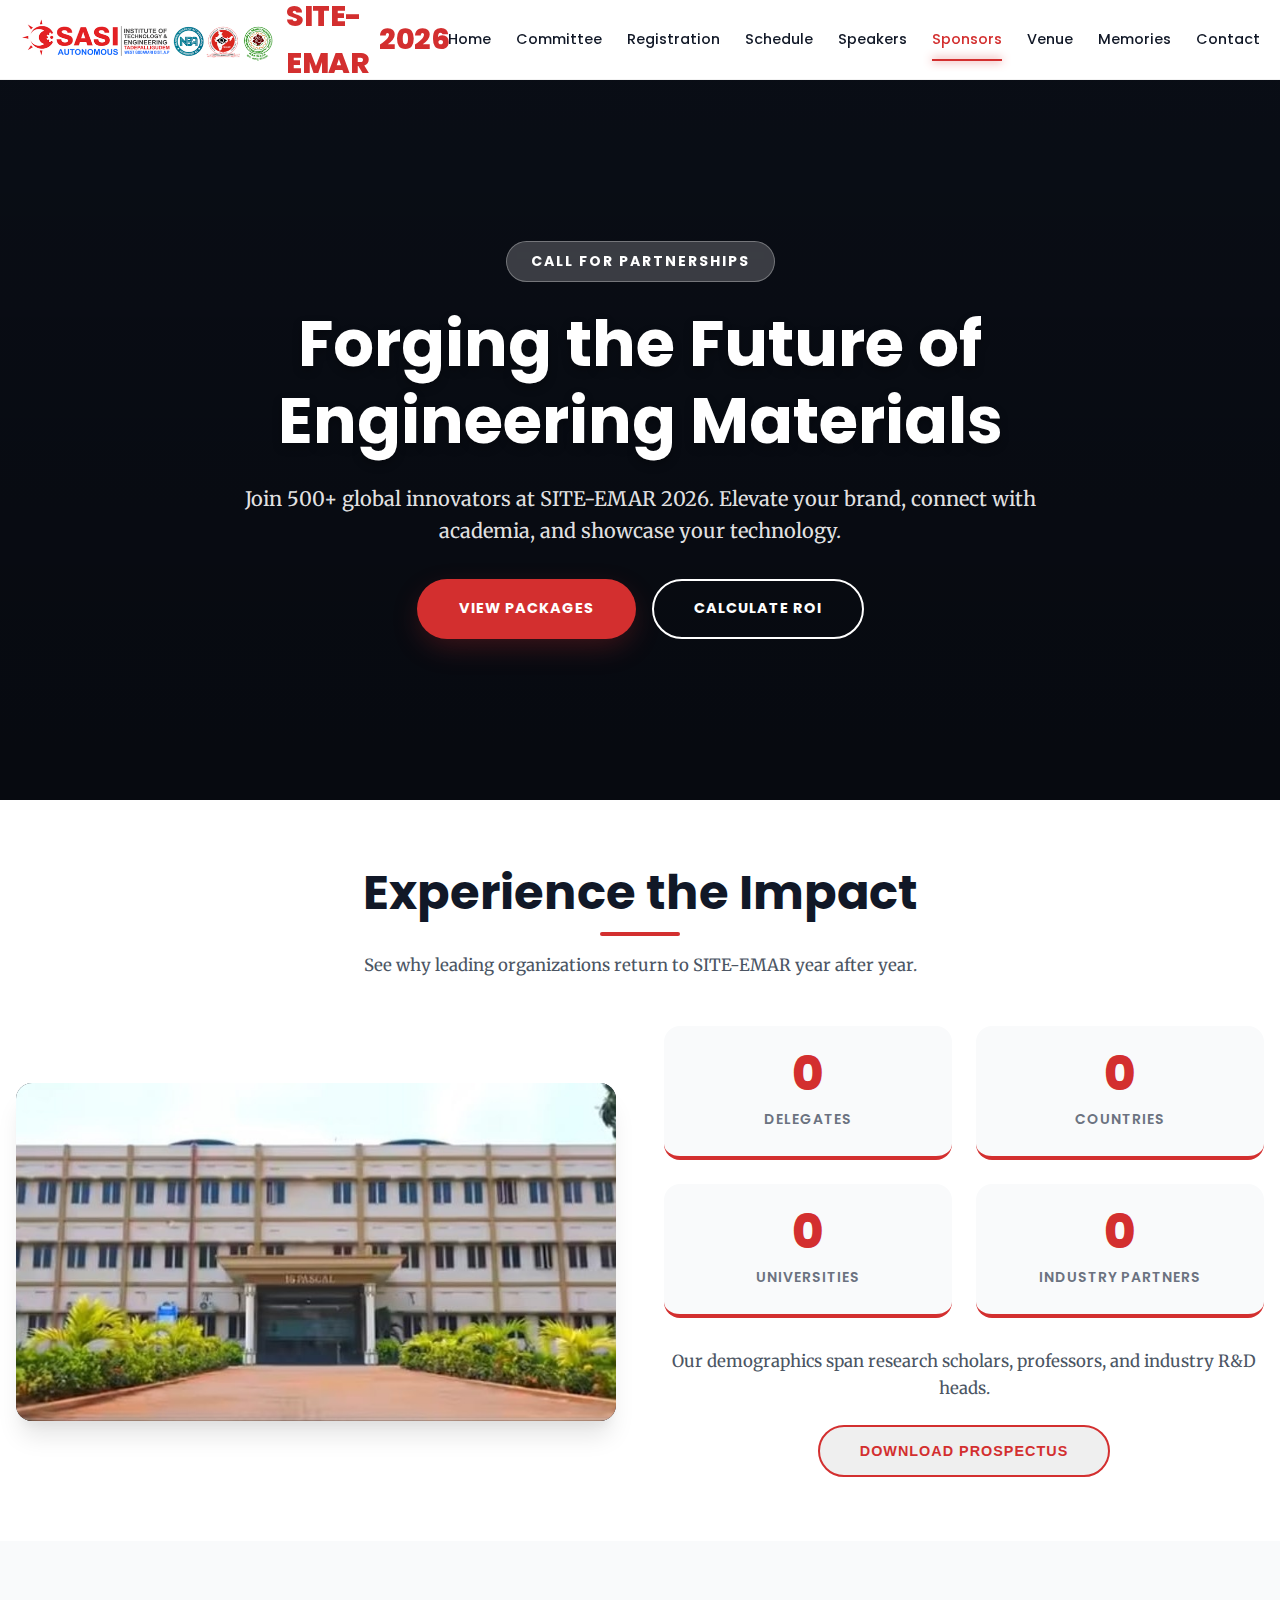
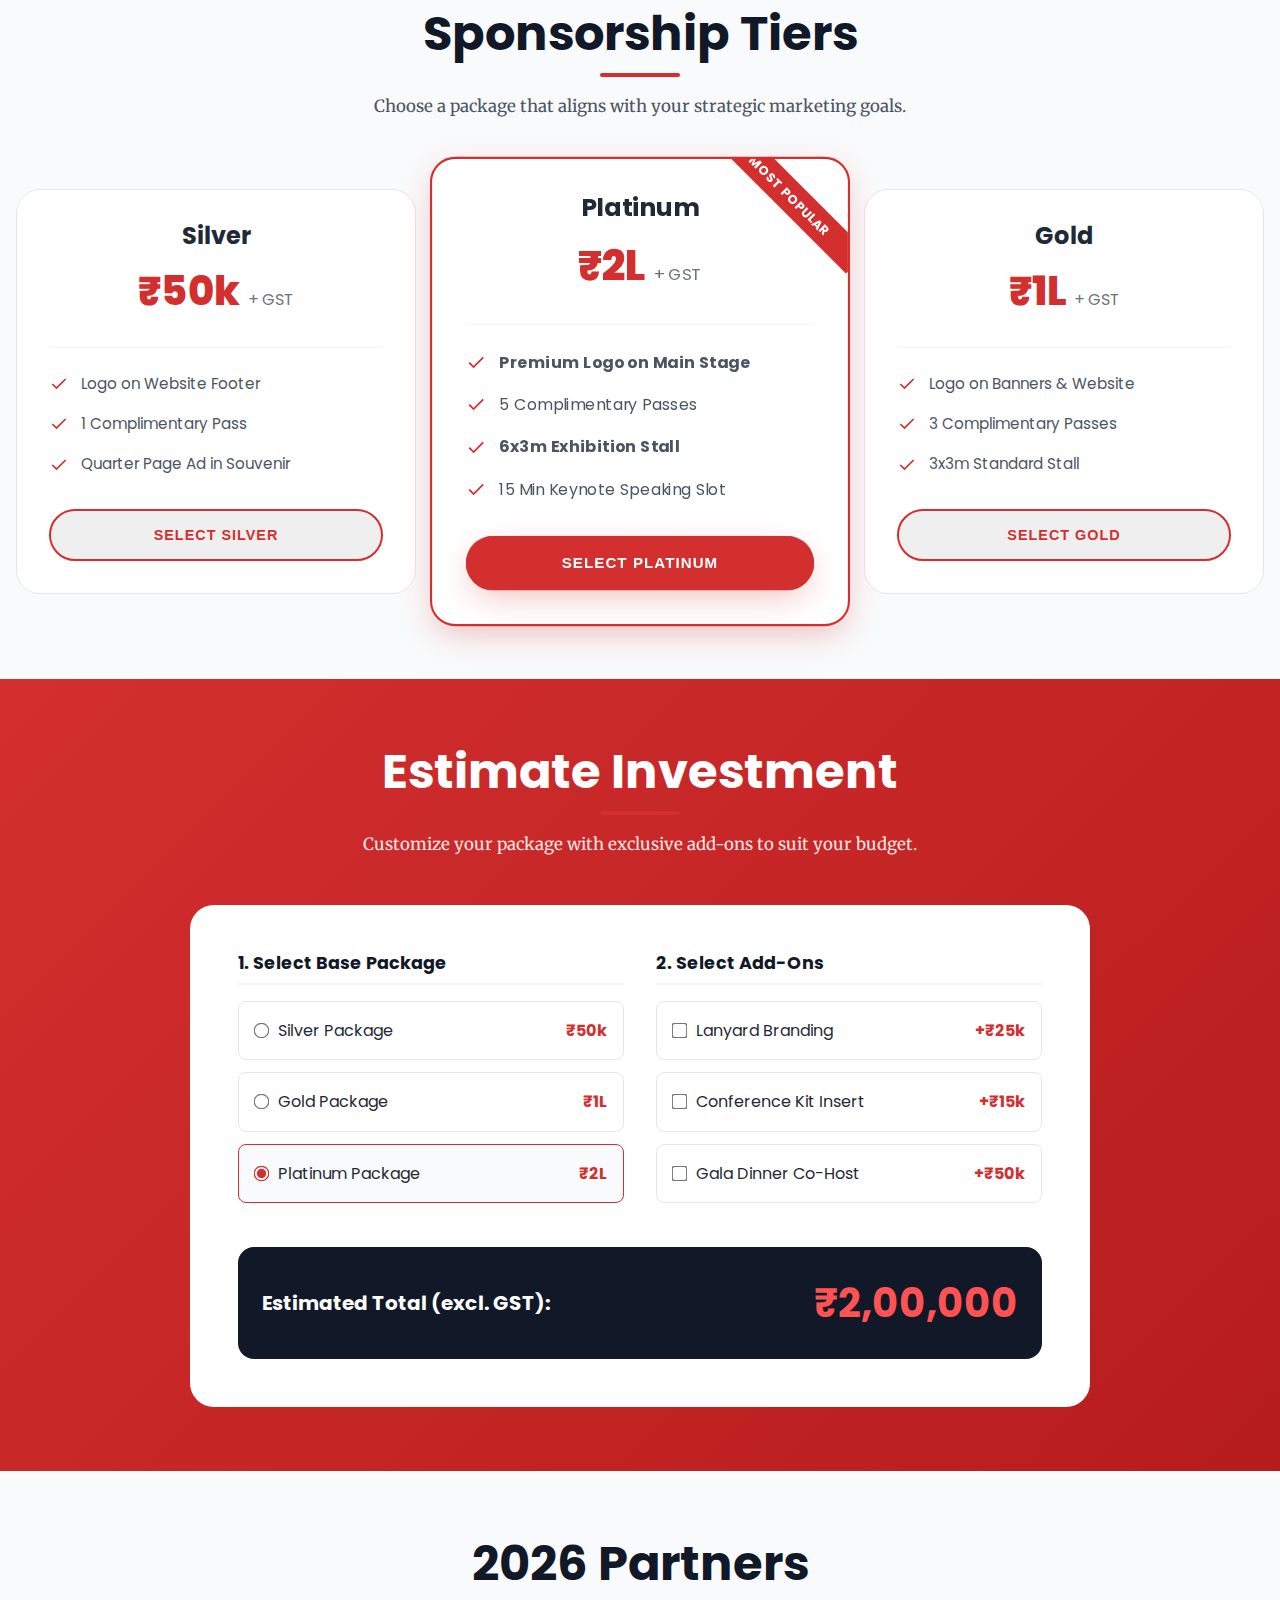
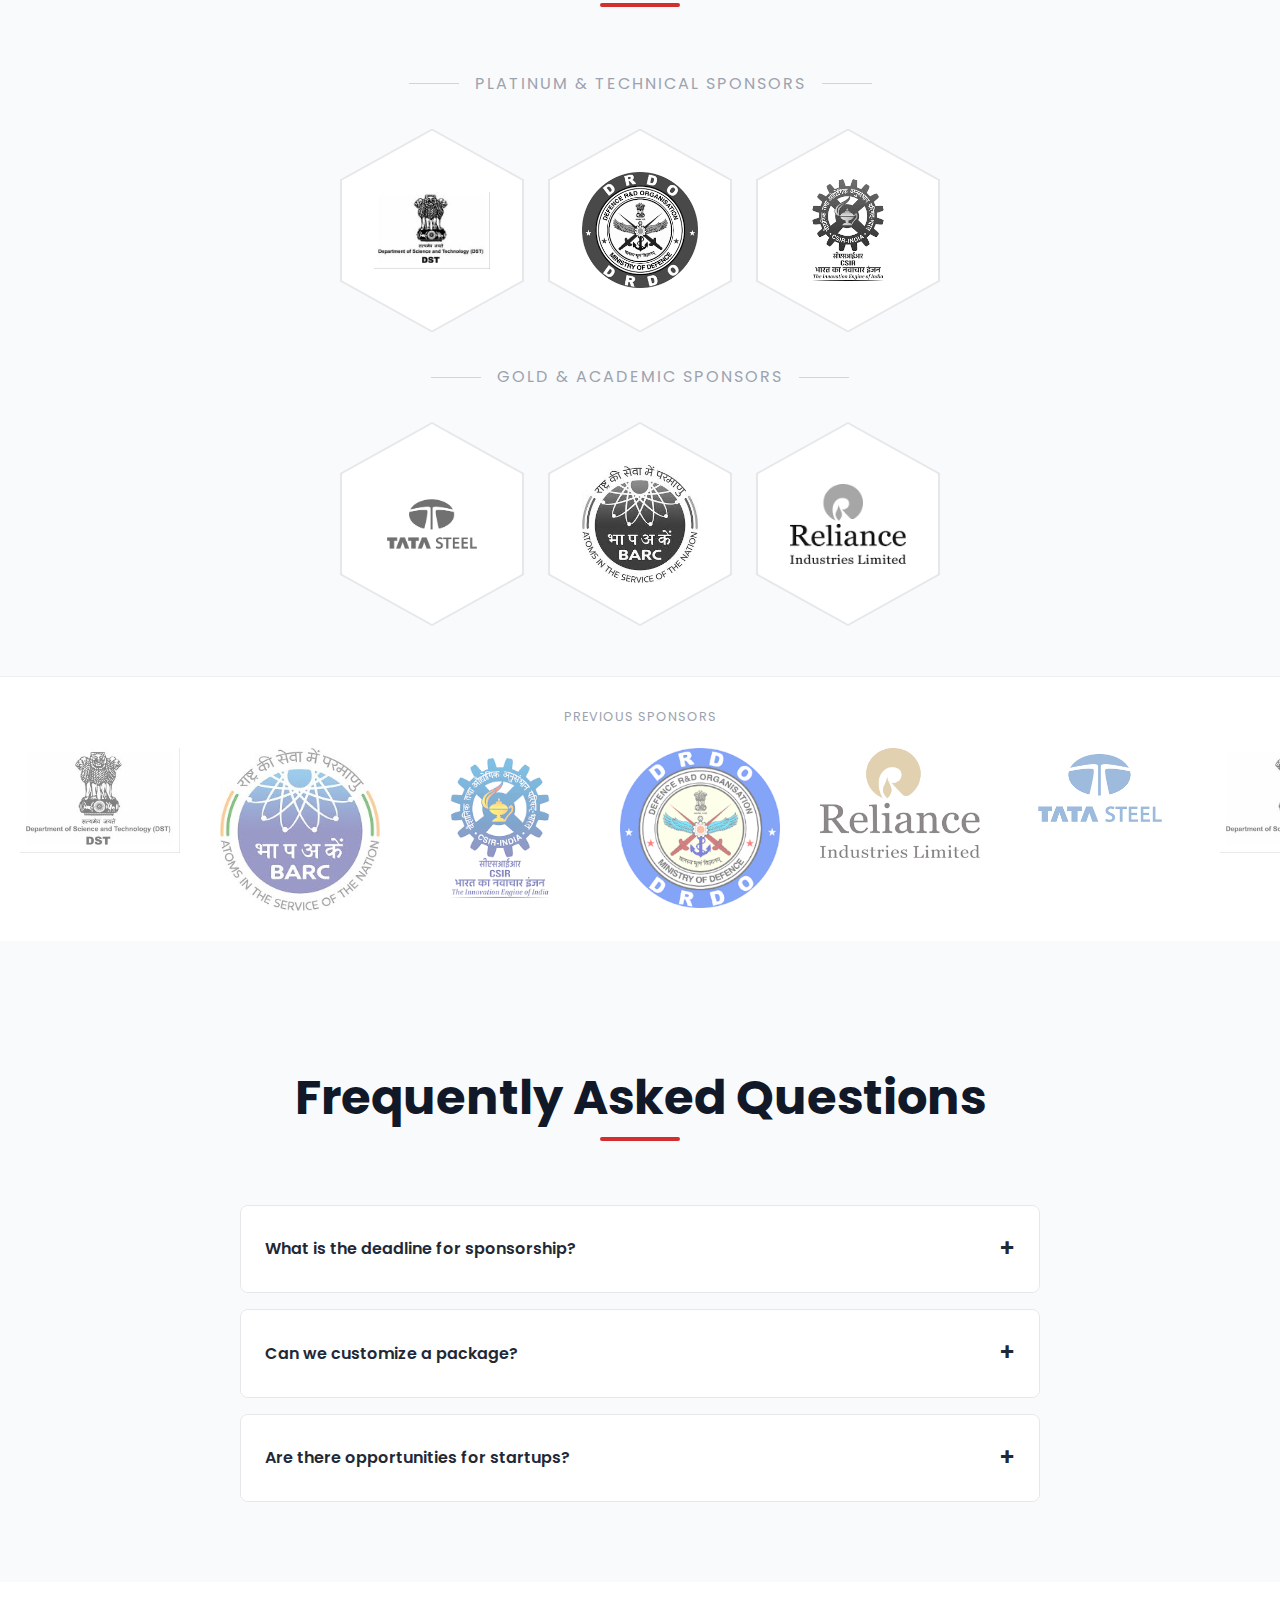
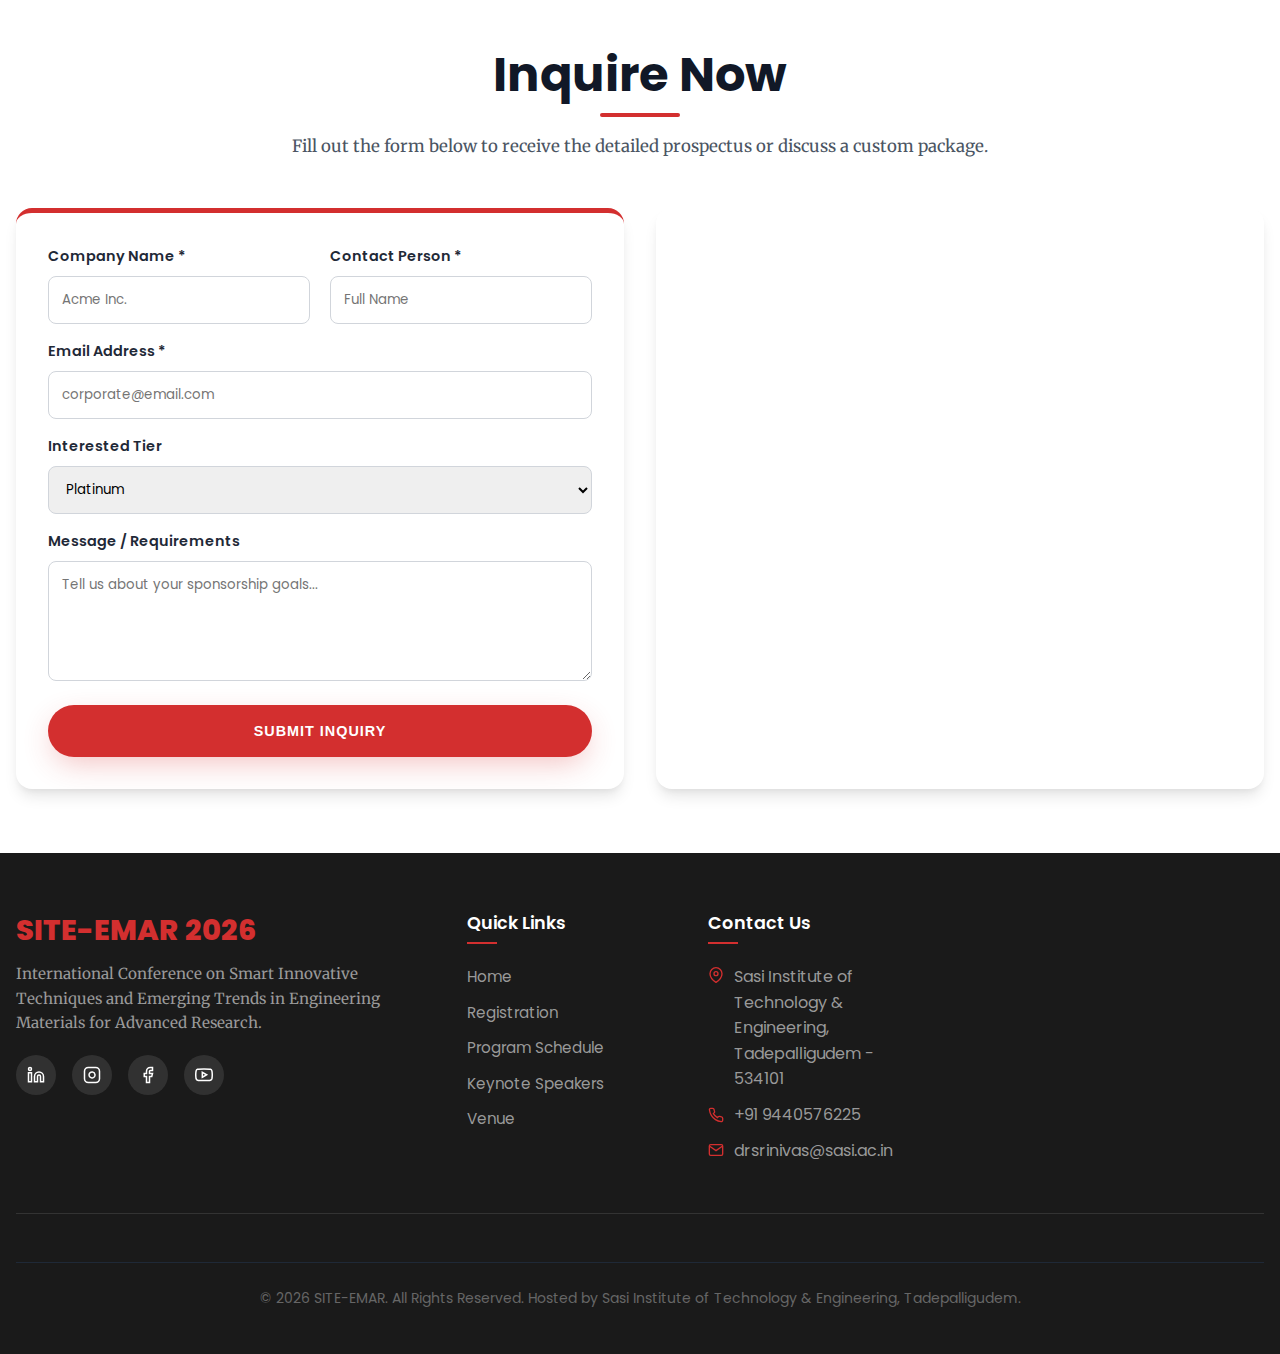
<file: sponsors.html>
<!DOCTYPE html>
<html lang="en" class="scroll-smooth">

<head>
    <meta charset="UTF-8">
    <meta name="viewport" content="width=device-width, initial-scale=1.0">
    <meta http-equiv="X-UA-Compatible" content="ie=edge">
    <meta name="description"
        content="Sponsorship Opportunities for SITE-EMAR 2026 - International Conference on Engineering Materials. Connect with 500+ global experts.">
    <meta name="keywords" content="Sponsorship, SITE-EMAR 2026, Conference, Engineering, Materials Science, Partners">
    <meta name="author" content="Sasi Institute of Technology & Engineering">
    <meta name="theme-color" content="#D32F2F">

    <title>Sponsors & Partners | SITE-EMAR 2026</title>

    <link rel="preconnect" href="https://fonts.googleapis.com">
    <link rel="preconnect" href="https://fonts.gstatic.com" crossorigin>
    <link
        href="https://fonts.googleapis.com/css2?family=Merriweather:ital,wght@0,300;0,400;0,700;0,900;1,300&family=Poppins:wght@100;200;300;400;500;600;700;800;900&display=swap"
        rel="stylesheet">
    <link rel="stylesheet" href="responsive.css">

    <style>
        /* ==========================================================================
           1. CSS VARIABLES & THEME CONFIGURATION
           ========================================================================== */
        :root {
            /* Brand Colors - Red & White Theme */
            --color-primary: #D32F2F;
            /* Main Red */
            --color-primary-dark: #B71C1C;
            /* Dark Red */
            --color-primary-light: #FFEBEE;
            /* Light Pink/Red */
            --color-accent: #FF5252;
            /* Bright Accent */

            /* Neutral Colors */
            --color-white: #FFFFFF;
            --color-black: #111827;
            --color-gray-50: #F9FAFB;
            --color-gray-100: #F3F4F6;
            --color-gray-200: #E5E7EB;
            --color-gray-300: #D1D5DB;
            --color-gray-400: #9CA3AF;
            --color-gray-500: #6B7280;
            --color-gray-600: #4B5563;
            --color-gray-700: #374151;
            --color-gray-800: #1F2937;
            --color-gray-900: #111827;

            /* Functional Colors */
            --color-success: #10B981;
            --color-warning: #F59E0B;
            --color-error: #EF4444;
            --color-info: #3B82F6;

            /* Typography */
            --font-heading: 'Poppins', sans-serif;
            --font-body: 'Merriweather', serif;

            /* Spacing Scale */
            --space-1: 0.25rem;
            --space-2: 0.5rem;
            --space-3: 0.75rem;
            --space-4: 1rem;
            --space-6: 1.5rem;
            --space-8: 2rem;
            --space-12: 3rem;
            --space-16: 4rem;
            --space-24: 6rem;

            /* Shadows */
            --shadow-sm: 0 1px 2px 0 rgba(0, 0, 0, 0.05);
            --shadow-md: 0 4px 6px -1px rgba(0, 0, 0, 0.1), 0 2px 4px -1px rgba(0, 0, 0, 0.06);
            --shadow-lg: 0 10px 15px -3px rgba(0, 0, 0, 0.1), 0 4px 6px -2px rgba(0, 0, 0, 0.05);
            --shadow-xl: 0 20px 25px -5px rgba(0, 0, 0, 0.1), 0 10px 10px -5px rgba(0, 0, 0, 0.04);
            --shadow-red: 0 10px 30px -5px rgba(211, 47, 47, 0.3);

            /* Border Radius */
            --radius-sm: 0.25rem;
            --radius-md: 0.5rem;
            --radius-lg: 1rem;
            --radius-xl: 1.5rem;
            --radius-full: 9999px;

            /* Transitions */
            --transition-fast: 150ms ease;
            --transition-normal: 300ms cubic-bezier(0.4, 0, 0.2, 1);
            --transition-slow: 500ms cubic-bezier(0.4, 0, 0.2, 1);

            /* Z-Indices */
            --z-negative: -1;
            --z-elevate: 10;
            --z-sticky: 100;
            --z-overlay: 900;
            --z-modal: 1000;
            --z-tooltip: 1100;
        }

        /* ==========================================================================
           2. RESET & BASE STYLES
           ========================================================================== */
        *,
        *::before,
        *::after {
            box-sizing: border-box;
            margin: 0;
            padding: 0;
        }

        html {
            font-size: 16px;
            scroll-padding-top: 100px;
            /* Offset for sticky header */
        }

        body {
            font-family: var(--font-heading);
            background-color: var(--color-white);
            color: var(--color-gray-800);
            line-height: 1.6;
            overflow-x: hidden;
            -webkit-font-smoothing: antialiased;
            -moz-osx-font-smoothing: grayscale;
        }

        /* Typography Defaults */
        h1,
        h2,
        h3,
        h4,
        h5,
        h6 {
            font-weight: 700;
            line-height: 1.2;
            color: var(--color-black);
            margin-bottom: var(--space-4);
        }

        h1 {
            font-size: clamp(2.5rem, 5vw, 4rem);
        }

        h2 {
            font-size: clamp(2rem, 4vw, 3rem);
        }

        h3 {
            font-size: clamp(1.5rem, 3vw, 2.25rem);
        }

        h4 {
            font-size: 1.25rem;
        }

        p {
            font-family: var(--font-body);
            color: var(--color-gray-600);
            margin-bottom: var(--space-6);
            font-size: 1.05rem;
        }

        a {
            color: inherit;
            text-decoration: none;
            transition: color var(--transition-fast);
        }

        ul,
        ol {
            list-style: none;
        }

        img,
        svg,
        video,
        iframe {
            display: block;
            max-width: 100%;
        }

        /* Utility Classes */
        .container {
            width: 100%;
            max-width: 1280px;
            margin: 0 auto;
            padding: 0 var(--space-4);
        }

        .section-padding {
            padding: var(--space-16) 0;
        }

        .bg-light {
            background-color: var(--color-gray-50);
        }

        .bg-dark {
            background-color: var(--color-black);
            color: var(--color-white);
        }

        .text-center {
            text-align: center;
        }

        .text-red {
            color: var(--color-primary);
        }

        .flex {
            display: flex;
        }

        .grid {
            display: grid;
        }

        .items-center {
            align-items: center;
        }

        .justify-center {
            justify-content: center;
        }

        .justify-between {
            justify-content: space-between;
        }

        .relative {
            position: relative;
        }

        .absolute {
            position: absolute;
        }

        .hidden {
            display: none;
        }

        .block {
            display: block;
        }

        /* Focus States for Accessibility */
        :focus-visible {
            outline: 2px solid var(--color-primary);
            outline-offset: 2px;
        }

        /* ==========================================================================
           3. UI COMPONENTS (BUTTONS, INPUTS, CARDS)
           ========================================================================== */

        /* Buttons */
        .btn {
            display: inline-flex;
            align-items: center;
            justify-content: center;
            padding: 1rem 2.5rem;
            border-radius: var(--radius-full);
            font-weight: 700;
            text-transform: uppercase;
            letter-spacing: 1px;
            font-size: 0.9rem;
            cursor: pointer;
            transition: all var(--transition-normal);
            border: 2px solid transparent;
            gap: 0.75rem;
            white-space: nowrap;
        }

        .btn-primary {
            background-color: var(--color-primary);
            color: var(--color-white);
            box-shadow: var(--shadow-red);
        }

        .btn-primary:hover {
            background-color: var(--color-primary-dark);
            transform: translateY(-2px);
            box-shadow: var(--shadow-xl);
        }

        .btn-outline {
            background-color: transparent;
            border-color: var(--color-white);
            color: var(--color-white);
        }

        .btn-outline:hover {
            background-color: var(--color-white);
            color: var(--color-primary);
            transform: translateY(-2px);
        }

        .btn-outline-dark {
            border-color: var(--color-primary);
            color: var(--color-primary);
        }

        .btn-outline-dark:hover {
            background-color: var(--color-primary);
            color: var(--color-white);
        }

        /* Section Titles with Underline */
        .section-header {
            max-width: 800px;
            margin: 0 auto var(--space-12);
            text-align: center;
        }

        .section-title {
            position: relative;
            display: inline-block;
            margin-bottom: var(--space-4);
        }

        .section-title::after {
            content: '';
            display: block;
            width: 80px;
            height: 4px;
            background: var(--color-primary);
            margin: 10px auto 0;
            border-radius: var(--radius-full);
            transition: width var(--transition-slow);
        }

        .section-header:hover .section-title::after {
            width: 120px;
        }

        /* Cards */
        .card {
            background: var(--color-white);
            border-radius: var(--radius-lg);
            padding: var(--space-8);
            box-shadow: var(--shadow-md);
            border: 1px solid var(--color-gray-100);
            transition: all var(--transition-normal);
        }

        .card:hover {
            transform: translateY(-5px);
            box-shadow: var(--shadow-xl);
            border-color: var(--color-primary-light);
        }

        /* ==========================================================================
           4. NAVIGATION BAR
           ========================================================================== */
        .navbar {
            position: fixed;
            top: 0;
            left: 0;
            width: 100%;
            height: 80px;
            background-color: rgba(255, 255, 255, 0.95);
            backdrop-filter: blur(12px);
            border-bottom: 1px solid rgba(0, 0, 0, 0.05);
            z-index: var(--z-sticky);
            transition: all var(--transition-normal);
            display: flex;
            justify-content: space-between;
            align-items: center;
            padding: 0 20px;
            max-width: 100%;
            margin: 0 auto;
        }

        .navbar.scrolled {
            height: 70px;
            box-shadow: var(--shadow-md);
        }

        .navbar-content {
            display: flex;
            justify-content: space-between;
            align-items: center;
            height: 100%;
        }

        .logo {
            font-size: 1.8rem;
            font-weight: 800;
            color: var(--color-red);
            letter-spacing: -0.5px;
            display: flex;
            align-items: center;
            gap: 10px;
        }

        .logo-img {
            height: 50px;
            width: auto;
            object-fit: contain;
        }

        .logo span {
            color: var(--color-primary);
        }

        .site-title {
            color: var(--color-primary);
            font-weight: 800;
        }

        .site-year {
            color: black;
            font-weight: 800;
        }

        .nav-links {
            display: flex;
            gap: 25px;
        }

        .nav-item {
            position: relative;
            font-weight: 500;
            font-size: 0.9rem;
            color: var(--color-black);
            padding: 10px 0;
            cursor: pointer;
        }

        .nav-item::after {
            content: '';
            position: absolute;
            bottom: 0;
            left: 0;
            width: 0;
            height: 2px;
            background-color: var(--color-primary);
            transition: width 0.3s ease;
            box-shadow: 0 0 10px var(--color-primary);
        }

        .nav-item:hover::after,
        .nav-item.active::after {
            width: 100%;
        }

        .nav-item:hover {
            color: var(--color-primary);
        }

        .nav-item.active {
            color: var(--color-primary);
        }

        /* Mobile Menu Button */
        .menu-toggle {
            display: none;
            /* Hidden on Desktop */
            flex-direction: column;
            gap: 6px;
            cursor: pointer;
            padding: 0.5rem;
            z-index: 101;
            /* Ensure above nav-links container */
        }

        .hamburger-line,
        .bar {
            width: 25px;
            height: 3px;
            background-color: var(--color-black);
            transition: transform var(--transition-normal), opacity var(--transition-normal);
            border-radius: 2px;
        }

        /* ==========================================================================
           5. HERO SECTION
           ========================================================================== */
        .hero {
            position: relative;
            height: 80vh;
            min-height: 600px;
            margin-top: 80px;
            /* Offset for navbar */
            background-color: var(--color-black);
            display: flex;
            align-items: center;
            justify-content: center;
            text-align: center;
            overflow: hidden;
        }

        /* Unsplash Background with Overlay */
        .hero-bg {
            position: absolute;
            top: 0;
            left: 0;
            width: 100%;
            height: 100%;
            background-image: url('https://images.unsplash.com/photo-1517048676732-d65bc937f952?ixlib=rb-1.2.1&auto=format&fit=crop&w=1950&q=80');
            background-size: cover;
            background-position: center;
            opacity: 0.4;
            transform: scale(1.1);
            animation: kenBurns 20s infinite alternate;
        }

        .hero-overlay {
            position: absolute;
            top: 0;
            left: 0;
            width: 100%;
            height: 100%;
            /* Remove red tint; use neutral dark overlay */
            background: linear-gradient(180deg, rgba(0, 0, 0, 0.45) 0%, rgba(0, 0, 0, 0.6) 100%);
        }

        .hero-content {
            position: relative;
            z-index: var(--z-elevate);
            color: var(--color-white);
            max-width: 900px;
            padding: var(--space-4);
        }

        .hero-tag {
            display: inline-block;
            background: rgba(255, 255, 255, 0.2);
            backdrop-filter: blur(5px);
            border: 1px solid rgba(255, 255, 255, 0.3);
            padding: 0.5rem 1.5rem;
            border-radius: var(--radius-full);
            font-size: 0.875rem;
            font-weight: 700;
            text-transform: uppercase;
            letter-spacing: 2px;
            margin-bottom: var(--space-6);
            animation: slideDown 0.8s ease-out;
        }

        .hero h1 {
            color: var(--color-white);
            margin-bottom: var(--space-6);
            text-shadow: 0 4px 10px rgba(0, 0, 0, 0.3);
            animation: fadeInUp 0.8s ease-out 0.2s backwards;
        }

        .hero p {
            color: rgba(255, 255, 255, 0.9);
            font-size: 1.25rem;
            margin-bottom: var(--space-8);
            animation: fadeInUp 0.8s ease-out 0.4s backwards;
        }

        .hero-actions {
            display: flex;
            gap: var(--space-4);
            justify-content: center;
            animation: fadeInUp 0.8s ease-out 0.6s backwards;
        }

        /* ==========================================================================
           6. HIGHLIGHTS & VIDEO SECTION (IFRAME)
           ========================================================================== */
        .highlights-section {
            background: var(--color-white);
            position: relative;
            overflow: hidden;
        }

        .highlights-grid {
            display: grid;
            grid-template-columns: 1fr 1fr;
            gap: var(--space-12);
            align-items: center;
        }

        .video-wrapper {
            position: relative;
            border-radius: var(--radius-lg);
            overflow: hidden;
            box-shadow: var(--shadow-xl);
            background: var(--color-black);
            /* Aspect Ratio Hack for responsive Iframe */
            padding-bottom: 56.25%;
            /* 16:9 */
            height: 0;
        }

        .video-wrapper iframe,
        .video-wrapper img {
            position: absolute;
            top: 0;
            left: 0;
            width: 100%;
            height: 100%;
            border: 0;
            object-fit: cover;
        }

        /* ==========================================================================
           7. DEMOGRAPHICS & STATS (COUNTERS)
           ========================================================================== */
        .stats-grid {
            display: grid;
            grid-template-columns: repeat(2, 1fr);
            gap: var(--space-6);
        }

        .stat-card {
            background: var(--color-gray-50);
            padding: var(--space-6);
            border-radius: var(--radius-lg);
            text-align: center;
            border-bottom: 4px solid var(--color-primary);
            transition: var(--transition-normal);
        }

        .stat-card:hover {
            transform: translateY(-5px);
            background: var(--color-white);
            box-shadow: var(--shadow-md);
        }

        .stat-number {
            display: block;
            font-size: 3rem;
            font-weight: 800;
            color: var(--color-primary);
            line-height: 1;
            margin-bottom: var(--space-2);
        }

        .stat-label {
            font-size: 0.875rem;
            font-weight: 600;
            text-transform: uppercase;
            letter-spacing: 1px;
            color: var(--color-gray-500);
        }

        /* ==========================================================================
           8. SPONSORSHIP PACKAGES (TIERS)
           ========================================================================== */
        .packages-section {
            background-color: var(--color-gray-50);
        }

        .packages-grid {
            display: grid;
            grid-template-columns: repeat(auto-fit, minmax(260px, 1fr));
            gap: var(--space-6);
            align-items: center;
            /* Vertically center cards */
        }

        .package-card {
            background: var(--color-white);
            border-radius: var(--radius-xl);
            padding: var(--space-8);
            position: relative;
            border: 1px solid var(--color-gray-200);
            transition: var(--transition-normal);
            overflow: hidden;
        }

        .package-card:hover {
            transform: translateY(-10px);
            box-shadow: var(--shadow-xl);
        }

        /* Featured Card Styling */
        .package-card.featured {
            border: 2px solid var(--color-primary);
            transform: scale(1.05);
            z-index: 2;
            box-shadow: var(--shadow-red);
        }

        .package-card.featured:hover {
            transform: scale(1.08);
        }

        .badge-popular {
            position: absolute;
            top: 20px;
            right: -35px;
            background-color: var(--color-primary);
            color: var(--color-white);
            padding: 5px 40px;
            transform: rotate(45deg);
            font-size: 0.75rem;
            font-weight: 700;
            text-transform: uppercase;
            box-shadow: var(--shadow-sm);
        }

        .package-header {
            text-align: center;
            margin-bottom: var(--space-6);
            padding-bottom: var(--space-6);
            border-bottom: 1px solid var(--color-gray-100);
        }

        .package-name {
            font-size: 1.5rem;
            color: var(--color-gray-800);
            margin-bottom: var(--space-2);
        }

        .package-price {
            font-size: 2.5rem;
            color: var(--color-primary);
            font-weight: 800;
        }

        .package-price span {
            font-size: 1rem;
            color: var(--color-gray-500);
            font-weight: 400;
        }

        .package-features {
            margin-bottom: var(--space-8);
        }

        .package-features li {
            display: flex;
            align-items: center;
            gap: 0.75rem;
            margin-bottom: 1rem;
            color: var(--color-gray-600);
            font-size: 0.95rem;
        }

        .check-icon {
            color: var(--color-primary);
            flex-shrink: 0;
        }

        /* ==========================================================================
           9. CALCULATOR SECTION
           ========================================================================== */
        .calculator-section {
            background: linear-gradient(135deg, var(--color-primary) 0%, var(--color-primary-dark) 100%);
            color: var(--color-white);
        }

        .calc-wrapper {
            background: var(--color-white);
            color: var(--color-gray-800);
            border-radius: var(--radius-xl);
            padding: var(--space-12);
            box-shadow: var(--shadow-2xl);
            max-width: 900px;
            margin: 0 auto;
        }

        .calc-grid {
            display: grid;
            grid-template-columns: 1fr 1fr;
            gap: var(--space-8);
            margin-bottom: var(--space-8);
        }

        .option-group h4 {
            font-size: 1.1rem;
            margin-bottom: var(--space-4);
            padding-bottom: var(--space-2);
            border-bottom: 2px solid var(--color-gray-100);
        }

        /* Custom Radio/Checkbox Styling */
        .selection-label {
            display: flex;
            justify-content: space-between;
            align-items: center;
            padding: 1rem;
            border: 1px solid var(--color-gray-200);
            border-radius: var(--radius-md);
            margin-bottom: var(--space-3);
            cursor: pointer;
            transition: var(--transition-fast);
        }

        .selection-label:hover {
            background-color: var(--color-primary-light);
            border-color: var(--color-primary);
        }

        .selection-label input {
            accent-color: var(--color-primary);
            transform: scale(1.2);
            margin-right: 10px;
        }

        .price-tag {
            font-weight: 700;
            color: var(--color-primary);
        }

        .calc-total {
            background: var(--color-gray-900);
            color: var(--color-white);
            padding: var(--space-6);
            border-radius: var(--radius-lg);
            display: flex;
            justify-content: space-between;
            align-items: center;
            font-size: 1.25rem;
            font-weight: 700;
        }

        .total-amount {
            font-size: 2.5rem;
            color: var(--color-accent);
        }

        /* ==========================================================================
           10. PARTNERS (HEX GRID) & CAROUSEL
           ========================================================================== */
        .partners-section {
            background: var(--color-gray-50);
        }

        .sponsor-tier-title {
            text-align: center;
            text-transform: uppercase;
            letter-spacing: 2px;
            color: var(--color-gray-400);
            margin: var(--space-8) 0;
            display: flex;
            align-items: center;
            justify-content: center;
            gap: 1rem;
        }

        .sponsor-tier-title::before,
        .sponsor-tier-title::after {
            content: '';
            height: 1px;
            width: 50px;
            background: var(--color-gray-300);
        }

        .hex-grid {
            display: flex;
            flex-wrap: wrap;
            justify-content: center;
            gap: 1.5rem;
            margin-bottom: var(--space-8);
        }

        /* Hexagon Shape using CSS Clip-path */
        .hex {
            width: 180px;
            height: 200px;
            background: var(--color-white);
            clip-path: polygon(50% 0%, 100% 25%, 100% 75%, 50% 100%, 0% 75%, 0% 25%);
            display: flex;
            align-items: center;
            justify-content: center;
            padding: 2rem;
            filter: grayscale(100%);
            transition: var(--transition-normal);
            position: relative;
            cursor: pointer;
        }

        /* Border Hack for Clip-path */
        .hex::before {
            content: '';
            position: absolute;
            inset: 2px;
            background: var(--color-white);
            clip-path: polygon(50% 0%, 100% 25%, 100% 75%, 50% 100%, 0% 75%, 0% 25%);
            z-index: -1;
        }

        /* Container background for border effect */
        .hex-border {
            background: var(--color-gray-200);
            width: 184px;
            height: 204px;
            clip-path: polygon(50% 0%, 100% 25%, 100% 75%, 50% 100%, 0% 75%, 0% 25%);
            display: flex;
            align-items: center;
            justify-content: center;
            transition: var(--transition-normal);
        }

        .hex-border:hover {
            background: var(--color-primary);
            transform: scale(1.05);
        }

        .hex-border:hover .hex {
            filter: grayscale(0%);
        }

        .hex img {
            max-width: 100%;
            max-height: 100%;
            object-fit: contain;
        }

        /* Carousel Styles */
        .carousel-track {
            display: flex;
            width: calc(200px * 10);
            /* Adjust based on item count */
            animation: scroll 30s linear infinite;
        }

        .carousel-item {
            width: 200px;
            padding: 0 20px;
        }

        .carousel-item img {
            opacity: 0.5;
            transition: opacity 0.3s;
        }

        .carousel-item:hover img {
            opacity: 1;
        }

        @keyframes scroll {
            0% {
                transform: translateX(0);
            }

            100% {
                transform: translateX(calc(-200px * 5));
            }
        }

        /* ==========================================================================
           11. FAQ ACCORDION
           ========================================================================== */
        .accordion-item {
            background: var(--color-white);
            border: 1px solid var(--color-gray-200);
            border-radius: var(--radius-md);
            margin-bottom: var(--space-4);
            overflow: hidden;
        }

        .accordion-header {
            padding: 1.5rem;
            background: var(--color-white);
            cursor: pointer;
            display: flex;
            justify-content: space-between;
            align-items: center;
            font-weight: 600;
            transition: background var(--transition-fast);
        }

        .accordion-header:hover {
            background: var(--color-gray-50);
            color: var(--color-primary);
        }

        .accordion-icon {
            font-size: 1.5rem;
            transition: transform var(--transition-normal);
        }

        .accordion-content {
            max-height: 0;
            overflow: hidden;
            transition: max-height 0.4s ease-out;
            background: var(--color-gray-50);
            padding: 0 1.5rem;
        }

        .accordion-content p {
            padding: 1.5rem 0;
            margin: 0;
        }

        .accordion-item.active .accordion-icon {
            transform: rotate(45deg);
            color: var(--color-primary);
        }

        /* ==========================================================================
           12. CONTACT FORM & MAP
           ========================================================================== */
        .contact-grid {
            display: grid;
            grid-template-columns: 1fr 1fr;
            gap: var(--space-8);
        }

        .form-wrapper {
            background: var(--color-white);
            padding: var(--space-8);
            border-radius: var(--radius-lg);
            box-shadow: var(--shadow-lg);
            border-top: 5px solid var(--color-primary);
        }

        .form-group {
            margin-bottom: var(--space-4);
        }

        .form-label {
            display: block;
            margin-bottom: 0.5rem;
            font-weight: 600;
            font-size: 0.9rem;
        }

        .form-control {
            width: 100%;
            padding: 0.8rem;
            border: 1px solid var(--color-gray-300);
            border-radius: var(--radius-md);
            font-family: inherit;
            transition: var(--transition-fast);
        }

        .form-control:focus {
            border-color: var(--color-primary);
            outline: none;
            box-shadow: 0 0 0 3px rgba(211, 47, 47, 0.1);
        }

        textarea.form-control {
            resize: vertical;
            min-height: 120px;
        }

        .map-container {
            border-radius: var(--radius-lg);
            overflow: hidden;
            height: 100%;
            min-height: 400px;
            box-shadow: var(--shadow-lg);
        }

        /* ==========================================================================
           13. FOOTER
           ========================================================================== */
        .footer {
            background-color: var(--color-gray-900);
            color: var(--color-gray-300);
            padding-top: var(--space-16);
            border-top: 5px solid var(--color-primary);
        }

        .footer-grid {
            display: grid;
            grid-template-columns: 2fr 1fr 1fr 1.5fr;
            gap: var(--space-8);
            margin-bottom: var(--space-12);
        }

        .footer h3 {
            color: var(--color-white);
            margin-bottom: var(--space-4);
        }

        .footer a:hover {
            color: var(--color-primary);
        }

        .social-icons {
            display: flex;
            gap: 1rem;
            margin-top: var(--space-4);
        }

        .social-icon {
            width: 40px;
            height: 40px;
            background: rgba(255, 255, 255, 0.1);
            border-radius: 50%;
            display: flex;
            align-items: center;
            justify-content: center;
            transition: var(--transition-fast);
        }

        .social-icon:hover {
            background: var(--color-primary);
            color: var(--color-white);
        }

        .copyright {
            border-top: 1px solid var(--color-gray-800);
            padding: var(--space-6) 0;
            text-align: center;
            font-size: 0.875rem;
        }

        /* ==========================================================================
           14. MODAL & SCROLL TOP
           ========================================================================== */
        .modal-overlay {
            position: fixed;
            top: 0;
            left: 0;
            width: 100%;
            height: 100%;
            background: rgba(0, 0, 0, 0.8);
            z-index: var(--z-modal);
            display: none;
            justify-content: center;
            align-items: center;
            backdrop-filter: blur(5px);
        }

        .modal-content {
            background: var(--color-white);
            padding: var(--space-8);
            border-radius: var(--radius-lg);
            max-width: 500px;
            width: 90%;
            position: relative;
            text-align: center;
            animation: fadeIn 0.3s ease-out;
        }

        .close-modal {
            position: absolute;
            top: 15px;
            right: 15px;
            font-size: 1.5rem;
            cursor: pointer;
            color: var(--color-gray-500);
        }

        .scroll-top {
            position: fixed;
            bottom: 30px;
            right: 30px;
            width: 50px;
            height: 50px;
            background: var(--color-primary);
            color: var(--color-white);
            border-radius: 50%;
            display: flex;
            align-items: center;
            justify-content: center;
            cursor: pointer;
            z-index: var(--z-sticky);
            opacity: 0;
            pointer-events: none;
            transition: var(--transition-normal);
            box-shadow: var(--shadow-lg);
        }

        .scroll-top.visible {
            opacity: 1;
            pointer-events: all;
        }

        /* ==========================================================================
           15. ANIMATIONS (KEYFRAMES)
           ========================================================================== */
        @keyframes kenBurns {
            0% {
                transform: scale(1);
            }

            100% {
                transform: scale(1.1);
            }
        }

        @keyframes fadeInUp {
            from {
                opacity: 0;
                transform: translateY(40px);
            }

            to {
                opacity: 1;
                transform: translateY(0);
            }
        }

        @keyframes slideDown {
            from {
                opacity: 0;
                transform: translateY(-20px);
            }

            to {
                opacity: 1;
                transform: translateY(0);
            }
        }

        @keyframes fadeIn {
            from {
                opacity: 0;
            }

            to {
                opacity: 1;
            }
        }

        /* ==========================================================================
           16. MEDIA QUERIES (UPDATED FOR MOBILE FIXES)
           ========================================================================== */
        @media (max-width: 1024px) {

            .highlights-grid,
            .calc-grid,
            .contact-grid,
            .footer-grid {
                grid-template-columns: 1fr;
            }

            .packages-grid {
                grid-template-columns: repeat(auto-fit, minmax(280px, 1fr));
            }

            .hero {
                height: auto;
                padding: 100px 0;
            }
        }

        @media (max-width: 768px) {

            /* Fix 1: Hide Logo Image on Mobile */
            .logo-img {
                display: none !important;
            }

            /* Fix 2: Hamburger Menu Visible */
            .menu-toggle {
                display: flex;
                margin-left: auto;
                /* Pushes menu to the right if needed */
            }

            .nav-links {
                position: fixed;
                top: 80px;
                /* Match navbar height */
                right: -100%;
                width: 80%;
                height: calc(100vh - 80px);
                background: var(--color-white);
                flex-direction: column;
                align-items: center;
                padding: var(--space-8);
                transition: 0.4s ease;
                box-shadow: -5px 0 20px rgba(0, 0, 0, 0.1);
            }

            .nav-links.active {
                right: 0;
            }

            .stats-grid {
                grid-template-columns: 1fr;
            }

            .section-title {
                font-size: 2rem;
            }

            .hero h1 {
                font-size: 2.5rem;
            }

            .calc-total {
                flex-direction: column;
                gap: 1rem;
                text-align: center;
            }
        }

        /* Print Styles */
        @media print {

            .navbar,
            .hero,
            .highlights-section,
            .footer {
                display: none;
            }

            .packages-section,
            .calculator-section {
                page-break-inside: avoid;
            }

            body {
                background: white;
                color: black;
            }
        }
    </style>
</head>

<body id="top">

    <header id="main-header">
        <nav class="navbar">
            <div class="logo">
                <img src="sasi.png" alt="SASI Logo" class="logo-img" onerror="this.style.display='none';">
                <span class="site-title">SITE-EMAR</span> <span class="site-year">2026</span>
            </div>

            <ul class="nav-links" id="nav-links">
                <li class="nav-item"><a href="index.html">Home</a></li>
                <li class="nav-item"><a href="organizing-committee.html">Committee</a></li>
                <li class="nav-item"><a href="registration.html">Registration</a></li>
                <li class="nav-item"><a href="schedule.html">Schedule</a></li>
                <li class="nav-item"><a href="speakers.html">Speakers</a></li>
                <li class="nav-item active"><a href="sponsors.html">Sponsors</a></li>
                <li class="nav-item"><a href="venue.html">Venue</a></li>
                <li class="nav-item"><a href="memories.html">Memories</a></li>
                <li class="nav-item"><a href="contact-us.html">Contact</a></li>
            </ul>

            <div class="menu-toggle" id="menu-btn">
                <span class="bar"></span>
                <span class="bar"></span>
                <span class="bar"></span>
            </div>
        </nav>
    </header>

    <section class="hero">
        <div class="hero-bg"></div>
        <div class="hero-overlay"></div>
        <div class="hero-content">
            <span class="hero-tag">Call for Partnerships</span>
            <h1>Forging the Future of <br>Engineering Materials</h1>
            <p>Join 500+ global innovators at SITE-EMAR 2026. Elevate your brand, connect with academia, and showcase
                your technology.</p>
            <div class="hero-actions">
                <a href="#packages" class="btn btn-primary">View Packages</a>
                <a href="#calculator" class="btn btn-outline">Calculate ROI</a>
            </div>
        </div>
    </section>

    <section class="section-padding highlights-section">
        <div class="container">
            <div class="section-header">
                <h2 class="section-title">Experience the Impact</h2>
                <p>See why leading organizations return to SITE-EMAR year after year.</p>
            </div>

            <div class="highlights-grid">
                <div class="video-content">
                    <div class="video-wrapper">
                        <img src="sasiclg.jpeg" alt="Conference Highlights">
                    </div>
                </div>

                <div class="stats-content">
                    <div class="stats-grid">
                        <div class="stat-card">
                            <span class="stat-number" data-target="500">0</span>
                            <span class="stat-label">Delegates</span>
                        </div>
                        <div class="stat-card">
                            <span class="stat-number" data-target="25">0</span>
                            <span class="stat-label">Countries</span>
                        </div>
                        <div class="stat-card">
                            <span class="stat-number" data-target="150">0</span>
                            <span class="stat-label">Universities</span>
                        </div>
                        <div class="stat-card">
                            <span class="stat-number" data-target="50">0</span>
                            <span class="stat-label">Industry Partners</span>
                        </div>
                    </div>
                    <div style="margin-top: 30px; text-align: center;">
                        <p>Our demographics span research scholars, professors, and industry R&D heads.</p>
                        <button class="btn btn-outline-dark" onclick="openModal()">Download Prospectus</button>
                    </div>
                </div>
            </div>
        </div>
    </section>

    <section id="packages" class="section-padding packages-section">
        <div class="container">
            <div class="section-header">
                <h2 class="section-title">Sponsorship Tiers</h2>
                <p>Choose a package that aligns with your strategic marketing goals.</p>
            </div>

            <div class="packages-grid">

                <div class="package-card">
                    <div class="package-header">
                        <h3 class="package-name">Silver</h3>
                        <div class="package-price">₹50k <span>+ GST</span></div>
                    </div>
                    <ul class="package-features">
                        <li>
                            <svg class="check-icon" width="20" height="20" viewBox="0 0 24 24" fill="none"
                                stroke="currentColor" stroke-width="2">
                                <polyline points="20 6 9 17 4 12" />
                            </svg>
                            Logo on Website Footer
                        </li>
                        <li>
                            <svg class="check-icon" width="20" height="20" viewBox="0 0 24 24" fill="none"
                                stroke="currentColor" stroke-width="2">
                                <polyline points="20 6 9 17 4 12" />
                            </svg>
                            1 Complimentary Pass
                        </li>
                        <li>
                            <svg class="check-icon" width="20" height="20" viewBox="0 0 24 24" fill="none"
                                stroke="currentColor" stroke-width="2">
                                <polyline points="20 6 9 17 4 12" />
                            </svg>
                            Quarter Page Ad in Souvenir
                        </li>
                    </ul>
                    <button class="btn btn-outline-dark" style="width:100%" onclick="selectTier('Silver')">Select
                        Silver</button>
                </div>

                <div class="package-card featured">
                    <div class="badge-popular">Most Popular</div>
                    <div class="package-header">
                        <h3 class="package-name">Platinum</h3>
                        <div class="package-price">₹2L <span>+ GST</span></div>
                    </div>
                    <ul class="package-features">
                        <li>
                            <svg class="check-icon" width="20" height="20" viewBox="0 0 24 24" fill="none"
                                stroke="currentColor" stroke-width="2">
                                <polyline points="20 6 9 17 4 12" />
                            </svg>
                            <strong>Premium Logo on Main Stage</strong>
                        </li>
                        <li>
                            <svg class="check-icon" width="20" height="20" viewBox="0 0 24 24" fill="none"
                                stroke="currentColor" stroke-width="2">
                                <polyline points="20 6 9 17 4 12" />
                            </svg>
                            5 Complimentary Passes
                        </li>
                        <li>
                            <svg class="check-icon" width="20" height="20" viewBox="0 0 24 24" fill="none"
                                stroke="currentColor" stroke-width="2">
                                <polyline points="20 6 9 17 4 12" />
                            </svg>
                            <strong>6x3m Exhibition Stall</strong>
                        </li>
                        <li>
                            <svg class="check-icon" width="20" height="20" viewBox="0 0 24 24" fill="none"
                                stroke="currentColor" stroke-width="2">
                                <polyline points="20 6 9 17 4 12" />
                            </svg>
                            15 Min Keynote Speaking Slot
                        </li>
                    </ul>
                    <button class="btn btn-primary" style="width:100%" onclick="selectTier('Platinum')">Select
                        Platinum</button>
                </div>

                <div class="package-card">
                    <div class="package-header">
                        <h3 class="package-name">Gold</h3>
                        <div class="package-price">₹1L <span>+ GST</span></div>
                    </div>
                    <ul class="package-features">
                        <li>
                            <svg class="check-icon" width="20" height="20" viewBox="0 0 24 24" fill="none"
                                stroke="currentColor" stroke-width="2">
                                <polyline points="20 6 9 17 4 12" />
                            </svg>
                            Logo on Banners & Website
                        </li>
                        <li>
                            <svg class="check-icon" width="20" height="20" viewBox="0 0 24 24" fill="none"
                                stroke="currentColor" stroke-width="2">
                                <polyline points="20 6 9 17 4 12" />
                            </svg>
                            3 Complimentary Passes
                        </li>
                        <li>
                            <svg class="check-icon" width="20" height="20" viewBox="0 0 24 24" fill="none"
                                stroke="currentColor" stroke-width="2">
                                <polyline points="20 6 9 17 4 12" />
                            </svg>
                            3x3m Standard Stall
                        </li>
                    </ul>
                    <button class="btn btn-outline-dark" style="width:100%" onclick="selectTier('Gold')">Select
                        Gold</button>
                </div>

            </div>
        </div>
    </section>

    <section id="calculator" class="section-padding calculator-section">
        <div class="container">
            <div class="section-header">
                <h2 class="section-title" style="color:white; border-color:white;">Estimate Investment</h2>
                <p style="color:rgba(255,255,255,0.9)">Customize your package with exclusive add-ons to suit your
                    budget.</p>
            </div>

            <div class="calc-wrapper">
                <div class="calc-grid">
                    <div class="option-group">
                        <h4>1. Select Base Package</h4>
                        <label class="selection-label">
                            <div class="flex items-center">
                                <input type="radio" name="baseTier" value="50000" onclick="calculateTotal()">
                                <span>Silver Package</span>
                            </div>
                            <span class="price-tag">₹50k</span>
                        </label>
                        <label class="selection-label">
                            <div class="flex items-center">
                                <input type="radio" name="baseTier" value="100000" onclick="calculateTotal()">
                                <span>Gold Package</span>
                            </div>
                            <span class="price-tag">₹1L</span>
                        </label>
                        <label class="selection-label"
                            style="background:var(--color-gray-50); border-color:var(--color-primary)">
                            <div class="flex items-center">
                                <input type="radio" name="baseTier" value="200000" checked onclick="calculateTotal()">
                                <span>Platinum Package</span>
                            </div>
                            <span class="price-tag">₹2L</span>
                        </label>
                    </div>

                    <div class="option-group">
                        <h4>2. Select Add-Ons</h4>
                        <label class="selection-label">
                            <div class="flex items-center">
                                <input type="checkbox" class="addon" value="25000" onclick="calculateTotal()">
                                <span>Lanyard Branding</span>
                            </div>
                            <span class="price-tag">+₹25k</span>
                        </label>
                        <label class="selection-label">
                            <div class="flex items-center">
                                <input type="checkbox" class="addon" value="15000" onclick="calculateTotal()">
                                <span>Conference Kit Insert</span>
                            </div>
                            <span class="price-tag">+₹15k</span>
                        </label>
                        <label class="selection-label">
                            <div class="flex items-center">
                                <input type="checkbox" class="addon" value="50000" onclick="calculateTotal()">
                                <span>Gala Dinner Co-Host</span>
                            </div>
                            <span class="price-tag">+₹50k</span>
                        </label>
                    </div>
                </div>

                <div class="calc-total">
                    <span>Estimated Total (excl. GST):</span>
                    <span class="total-amount" id="totalDisplay">₹2,00,000</span>
                </div>
            </div>
        </div>
    </section>

    <section class="section-padding partners-section">
        <div class="container">
            <div class="section-header">
                <h2 class="section-title">2026 Partners</h2>
            </div>

            <div class="sponsor-tier-title">Platinum & Technical Sponsors</div>
            <div class="hex-grid">
                <div class="hex-border">
                    <div class="hex">
                        <img src="dst.jpeg" alt="DST">
                    </div>
                </div>
                <div class="hex-border">
                    <div class="hex">
                        <img src="drdo.png" alt="DRDO">
                    </div>
                </div>
                <div class="hex-border">
                    <div class="hex">
                        <img src="csir.png" alt="CSIR">
                    </div>
                </div>
            </div>

            <div class="sponsor-tier-title">Gold & Academic Sponsors</div>
            <div class="hex-grid">
                <div class="hex-border">
                    <div class="hex">
                        <img src="tata.png" alt="Tata Steel">
                    </div>
                </div>
                <div class="hex-border">
                    <div class="hex">
                        <img src="barc.jpeg" alt="BARC">
                    </div>
                </div>
                <div class="hex-border">
                    <div class="hex">
                        <img src="relaiance.png" alt="Reliance">
                    </div>
                </div>
            </div>
        </div>

        <div style="overflow:hidden; margin-top:50px; background:white; padding:30px 0; border-top:1px solid #eee;">
            <div class="container text-center"
                style="margin-bottom:20px; color:var(--color-gray-400); text-transform:uppercase; font-size:0.8rem; letter-spacing:1px;">
                Previous Sponsors</div>
            <div class="carousel-track">
                <div class="carousel-item"><img src="dst.jpeg" alt="DST"></div>
                <div class="carousel-item"><img src="barc.jpeg" alt="BARC"></div>
                <div class="carousel-item"><img src="csir.png" alt="CSIR"></div>
                <div class="carousel-item"><img src="drdo.png" alt="DRDO"></div>
                <div class="carousel-item"><img src="relaiance.png" alt="Reliance"></div>
                <div class="carousel-item"><img src="tata.png" alt="Tata"></div>
                <!-- Duplicate for loop -->
                <div class="carousel-item"><img src="dst.jpeg" alt="DST"></div>
                <div class="carousel-item"><img src="barc.jpeg" alt="BARC"></div>
                <div class="carousel-item"><img src="csir.png" alt="CSIR"></div>
                <div class="carousel-item"><img src="drdo.png" alt="DRDO"></div>
            </div>
        </div>
    </section>

    <section class="section-padding bg-light">
        <div class="container">
            <div class="section-header">
                <h2 class="section-title">Frequently Asked Questions</h2>
            </div>
            <div style="max-width:800px; margin:0 auto;">
                <div class="accordion-item">
                    <div class="accordion-header" onclick="toggleAccordion(this)">
                        What is the deadline for sponsorship?
                        <span class="accordion-icon">+</span>
                    </div>
                    <div class="accordion-content">
                        <p>Sponsorship commitments must be finalized by June 15, 2026, to ensure inclusion in printed
                            materials. Digital sponsorship can be accepted until July 10, 2026.</p>
                    </div>
                </div>
                <div class="accordion-item">
                    <div class="accordion-header" onclick="toggleAccordion(this)">
                        Can we customize a package?
                        <span class="accordion-icon">+</span>
                    </div>
                    <div class="accordion-content">
                        <p>Yes, absolutely. We understand that every organization has different goals. Please contact us
                            via the form below, and our committee will tailor a package that suits your specific needs.
                        </p>
                    </div>
                </div>
                <div class="accordion-item">
                    <div class="accordion-header" onclick="toggleAccordion(this)">
                        Are there opportunities for startups?
                        <span class="accordion-icon">+</span>
                    </div>
                    <div class="accordion-content">
                        <p>Yes, we have a dedicated "Innovation Corner" for startups with discounted stall rates. Please
                            select "Custom/Other" in the inquiry form.</p>
                    </div>
                </div>
            </div>
        </div>
    </section>

    <section id="contact" class="section-padding">
        <div class="container">
            <div class="section-header">
                <h2 class="section-title">Inquire Now</h2>
                <p>Fill out the form below to receive the detailed prospectus or discuss a custom package.</p>
            </div>

            <div class="contact-grid">
                <div class="form-wrapper">
                    <form id="inquiryForm" onsubmit="handleForm(event)">
                        <div class="grid" style="grid-template-columns: 1fr 1fr; gap: 20px;">
                            <div class="form-group">
                                <label class="form-label">Company Name *</label>
                                <input type="text" class="form-control" required placeholder="Acme Inc.">
                            </div>
                            <div class="form-group">
                                <label class="form-label">Contact Person *</label>
                                <input type="text" class="form-control" required placeholder="Full Name">
                            </div>
                        </div>
                        <div class="form-group">
                            <label class="form-label">Email Address *</label>
                            <input type="email" class="form-control" required placeholder="corporate@email.com">
                        </div>
                        <div class="form-group">
                            <label class="form-label">Interested Tier</label>
                            <select id="formTierSelect" class="form-control">
                                <option value="Platinum">Platinum</option>
                                <option value="Gold">Gold</option>
                                <option value="Silver">Silver</option>
                                <option value="Custom">Custom / Other</option>
                            </select>
                        </div>
                        <div class="form-group">
                            <label class="form-label">Message / Requirements</label>
                            <textarea class="form-control"
                                placeholder="Tell us about your sponsorship goals..."></textarea>
                        </div>
                        <button type="submit" class="btn btn-primary" style="width: 100%;">Submit Inquiry</button>
                    </form>
                </div>

                <div class="map-container">
                    <iframe
                        src="https://www.google.com/maps/embed?pb=!1m18!1m12!1m3!1d3822.383790937227!2d81.52044831481534!3d16.856974888402127!2m3!1f0!2f0!3f0!3m2!1i1024!2i768!4f13.1!3m3!1m2!1s0x3a37b0c367727e1f%3A0xc545300672e0676a!2sSasi%20Institute%20of%20Technology%20%26%20Engineering!5e0!3m2!1sen!2sin!4v1620000000000!5m2!1sen!2sin"
                        width="100%" height="100%" style="border:0;" allowfullscreen="" loading="lazy"></iframe>
                </div>
            </div>
        </div>
    </section>

    <footer class="site-footer">
        <div class="container">
            <div class="footer-grid">
                <div class="footer-brand">
                    <h2>SITE-EMAR 2026</h2>
                    <p class="footer-text">
                        International Conference on Smart Innovative Techniques and Emerging Trends in Engineering
                        Materials for Advanced Research.
                    </p>
                    <div class="social-icons">
                        <a href="https://linkedin.com/school/sasi-institute-of-technology-engineering/"
                            class="social-icon" title="LinkedIn" target="_blank">
                            <svg width="18" height="18" viewBox="0 0 24 24" fill="none" stroke="white" stroke-width="2">
                                <path
                                    d="M16 8a6 6 0 0 1 6 6v7h-4v-7a2 2 0 0 0-2-2 2 2 0 0 0-2 2v7h-4v-7a6 6 0 0 1 6-6z">
                                </path>
                                <rect x="2" y="9" width="4" height="12"></rect>
                                <circle cx="4" cy="4" r="2"></circle>
                            </svg>
                        </a>
                        <a href="https://www.instagram.com/sasiengineeringcollege" class="social-icon" title="Instagram"
                            target="_blank">
                            <svg width="18" height="18" viewBox="0 0 24 24" fill="none" stroke="white" stroke-width="2">
                                <rect x="2" y="2" width="20" height="20" rx="5" ry="5"></rect>
                                <path d="M16 11.37A4 4 0 1 1 12.63 8 4 4 0 0 1 16 11.37z"></path>
                                <line x1="17.5" y1="6.5" x2="17.51" y2="6.5"></line>
                            </svg>
                        </a>
                        <a href="https://www.facebook.com/sasi.ac.in" class="social-icon" title="Facebook"
                            target="_blank">
                            <svg width="18" height="18" viewBox="0 0 24 24" fill="none" stroke="white" stroke-width="2">
                                <path d="M18 2h-3a5 5 0 0 0-5 5v3H7v4h3v8h4v-8h3l1-4h-4V7a1 1 0 0 1 1-1h3z"></path>
                            </svg>
                        </a>
                        <a href="https://www.youtube.com/@SasiInstituteofTechnology" class="social-icon" title="YouTube"
                            target="_blank">
                            <svg width="18" height="18" viewBox="0 0 24 24" fill="none" stroke="white" stroke-width="2">
                                <path
                                    d="M22.54 6.42a2.78 2.78 0 0 0-1.94-2C18.88 4 12 4 12 4s-6.88 0-8.6.46a2.78 2.78 0 0 0-1.94 2A29 29 0 0 0 1 11.75a29 29 0 0 0 .46 5.33A2.78 2.78 0 0 0 3.4 19c1.72.46 8.6.46 8.6.46s6.88 0 8.6-.46a2.78 2.78 0 0 0 1.94-2 29 29 0 0 0 .46-5.25 29 29 0 0 0-.46-5.33z">
                                </path>
                                <polygon points="9.75 15.02 15.5 11.75 9.75 8.48 9.75 15.02"></polygon>
                            </svg>
                        </a>
                    </div>
                </div>

                <div>
                    <h3 class="footer-heading">Quick Links</h3>
                    <ul class="footer-links">
                        <li><a href="index.html">Home</a></li>
                        <li><a href="registration.html">Registration</a></li>
                        <li><a href="schedule.html">Program Schedule</a></li>
                        <li><a href="speakers.html">Keynote Speakers</a></li>
                        <li><a href="venue.html">Venue</a></li>
                    </ul>
                </div>



                <div>
                    <h3 class="footer-heading">Contact Us</h3>
                    <ul class="footer-links">
                        <li style="display: flex; align-items: flex-start; gap: 10px; color: #999;">
                            <svg width="16" height="16" viewBox="0 0 24 24" fill="none" stroke="#D32F2F"
                                stroke-width="2" style="flex-shrink: 0; margin-top: 3px;">
                                <path d="M21 10c0 7-9 13-9 13s-9-6-9-13a9 9 0 0 1 18 0z"></path>
                                <circle cx="12" cy="10" r="3"></circle>
                            </svg>
                            Sasi Institute of Technology & Engineering, Tadepalligudem - 534101
                        </li>
                        <li style="display: flex; align-items: center; gap: 10px; color: #999;">
                            <svg width="16" height="16" viewBox="0 0 24 24" fill="none" stroke="#D32F2F"
                                stroke-width="2">
                                <path
                                    d="M22 16.92v3a2 2 0 0 1-2.18 2 19.79 19.79 0 0 1-8.63-3.07 19.5 19.5 0 0 1-6-6 19.79 19.79 0 0 1-3.07-8.67A2 2 0 0 1 4.11 2h3a2 2 0 0 1 2 1.72c.127.96.361 1.903.7 2.81a2 2 0 0 1-.45 2.11L8.09 9.91a16 16 0 0 0 6 6l1.27-1.27a2 2 0 0 1 2.11-.45c.907.339 1.85.573 2.81.7A2 2 0 0 1 22 16.92z">
                                </path>
                            </svg>
                            +91 9440576225
                        </li>
                        <li style="display: flex; align-items: center; gap: 10px; color: #999;">
                            <svg width="16" height="16" viewBox="0 0 24 24" fill="none" stroke="#D32F2F"
                                stroke-width="2">
                                <path d="M4 4h16c1.1 0 2 .9 2 2v12c0 1.1-.9 2-2 2H4c-1.1 0-2-.9-2-2V6c0-1.1.9-2 2-2z">
                                </path>
                                <polyline points="22,6 12,13 2,6"></polyline>
                            </svg>
                            drsrinivas@sasi.ac.in
                        </li>
                    </ul>
                </div>
            </div>
            <div class="copyright">
                © 2026 SITE-EMAR. All Rights Reserved. Hosted by Sasi Institute of Technology & Engineering,
                Tadepalligudem.
            </div>
        </div>
    </footer>

    <div class="modal-overlay" id="brochureModal">
        <div class="modal-content">
            <span class="close-modal" onclick="closeModal()">×</span>
            <div style="font-size: 3rem; color: var(--color-primary); margin-bottom: 1rem;">📄</div>
            <h3>Download Brochure</h3>
            <p>Enter your details to get the full sponsorship prospectus instantly.</p>
            <input type="email" class="form-control" placeholder="Enter business email" style="margin-bottom: 1rem;">
            <button class="btn btn-primary" style="width: 100%;"
                onclick="closeModal(); alert('Download started...')">Download Now</button>
        </div>
    </div>

    <div class="scroll-top" id="scrollTop" onclick="window.scrollTo(0,0)">
        <svg width="24" height="24" viewBox="0 0 24 24" fill="none" stroke="currentColor" stroke-width="2"
            stroke-linecap="round" stroke-linejoin="round">
            <path d="M18 15l-6-6-6 6" />
        </svg>
    </div>

    <script>
        document.addEventListener('DOMContentLoaded', () => {

            // 1. Sticky Navbar
            const navbar = document.getElementById('main-header');
            const scrollTopBtn = document.getElementById('scrollTop');

            window.addEventListener('scroll', () => {
                if (window.scrollY > 50) {
                    navbar.classList.add('scrolled');
                    scrollTopBtn.classList.add('visible');
                } else {
                    navbar.classList.remove('scrolled');
                    scrollTopBtn.classList.remove('visible');
                }
            });

            // 2. Mobile Menu
            const menuBtn = document.getElementById('menu-btn');
            const navLinks = document.getElementById('nav-links');

            menuBtn.addEventListener('click', () => {
                navLinks.classList.toggle('active'); // Changed to toggle 'active' class

                const bars = menuBtn.querySelectorAll('.bar');
                if (navLinks.classList.contains('active')) {
                    // Animate to X
                    bars[0].style.transform = "rotate(-45deg) translate(-5px, 6px)";
                    bars[1].style.opacity = "0";
                    bars[2].style.transform = "rotate(45deg) translate(-5px, -6px)";
                } else {
                    // Reset to Hamburger
                    bars[0].style.transform = "none";
                    bars[1].style.opacity = "1";
                    bars[2].style.transform = "none";
                }
            });

            // 3. Animated Number Counters
            const statsSection = document.querySelector('.stats-content');
            const counters = document.querySelectorAll('.stat-number');
            let counted = false;

            const animateCounters = () => {
                counters.forEach(counter => {
                    const target = +counter.getAttribute('data-target');
                    const duration = 2000; // ms
                    const increment = target / (duration / 16); // 60fps

                    let current = 0;
                    const updateCount = () => {
                        current += increment;
                        if (current < target) {
                            counter.innerText = Math.ceil(current);
                            requestAnimationFrame(updateCount);
                        } else {
                            counter.innerText = target + "+";
                        }
                    };
                    updateCount();
                });
            };

            const observer = new IntersectionObserver((entries) => {
                if (entries[0].isIntersecting && !counted) {
                    animateCounters();
                    counted = true;
                }
            }, { threshold: 0.5 });

            if (statsSection) observer.observe(statsSection);

            // 4. Cost Calculator Logic
            window.calculateTotal = function () {
                let basePrice = 0;
                let addOnPrice = 0;

                // Get Radio Value
                const radios = document.getElementsByName('baseTier');
                for (let radio of radios) {
                    if (radio.checked) basePrice = parseInt(radio.value);
                }

                // Get Checkbox Values
                const checkboxes = document.querySelectorAll('.addon:checked');
                checkboxes.forEach(cb => {
                    addOnPrice += parseInt(cb.value);
                });

                const total = basePrice + addOnPrice;

                // Format INR
                const formatter = new Intl.NumberFormat('en-IN', {
                    style: 'currency',
                    currency: 'INR',
                    maximumSignificantDigits: 3
                });

                document.getElementById('totalDisplay').innerText = formatter.format(total);
            };

            // 5. Select Tier (Scroll & Autofill)
            window.selectTier = function (tierName) {
                const selectBox = document.getElementById('formTierSelect');
                selectBox.value = tierName;
                document.getElementById('contact').scrollIntoView({ behavior: 'smooth' });
            };

            // 6. Accordion Logic
            window.toggleAccordion = function (header) {
                const item = header.parentElement;
                const content = item.querySelector('.accordion-content');

                // Close others
                document.querySelectorAll('.accordion-item').forEach(acc => {
                    if (acc !== item) {
                        acc.classList.remove('active');
                        acc.querySelector('.accordion-content').style.maxHeight = null;
                    }
                });

                // Toggle current
                if (item.classList.contains('active')) {
                    item.classList.remove('active');
                    content.style.maxHeight = null;
                } else {
                    item.classList.add('active');
                    content.style.maxHeight = content.scrollHeight + "px";
                }
            };

            // 7. Form Submission
            window.handleForm = function (e) {
                e.preventDefault();
                const btn = e.target.querySelector('button[type="submit"]');
                const originalText = btn.innerText;

                btn.innerText = "Sending Inquiry...";
                btn.style.backgroundColor = "#10B981"; // Green

                setTimeout(() => {
                    alert("Thank you! Your inquiry has been sent to our sponsorship committee.");
                    btn.innerText = originalText;
                    btn.style.backgroundColor = ""; // Reset
                    e.target.reset();
                }, 1500);
            };

            // 8. Modal Logic
            const modal = document.getElementById('brochureModal');
            window.openModal = function () {
                modal.style.display = 'flex';
            };
            window.closeModal = function () {
                modal.style.display = 'none';
            };
            window.onclick = function (event) {
                if (event.target == modal) {
                    closeModal();
                }
            };
        });
    </script>
</body>

</html>
</file>
<file: responsive.css>
/* Global Responsive Styles */

/* TABLET & SMALL DESKTOP (Max Width: 1024px) */
@media (max-width: 1024px) {
    .container {
        width: 95%;
        max-width: 100%;
    }

    /* Common Grid Collapses */
    .grid,
    .footer-grid,
    .editors-grid,
    .stats-grid,
    .calc-grid,
    .highlights-grid {
        grid-template-columns: 1fr 1fr;
        gap: 20px;
    }

    /* Navbar Adjustments & Hamburger Menu */
    .navbar {
        padding: 0 15px;
    }

    .logo {
        font-size: 1.5rem;
    }

    .nav-links {
        position: fixed;
        right: -100%;
        top: 0;
        height: 100vh;
        width: 70%;
        max-width: 300px;
        background: var(--white, #fff);
        flex-direction: column;
        align-items: center;
        padding-top: 100px;
        transition: 0.4s ease;
        box-shadow: -5px 0 15px rgba(0, 0, 0, 0.1);
        z-index: 1000;
        gap: 15px;
    }

    .nav-links.active,
    .nav-links.open {
        right: 0;
    }

    .menu-toggle {
        display: flex !important;
        z-index: 1001;
    }

    .logo-img {
        display: none !important;
        /* Hide logo image only on mobile/tablet as requested */
    }

    /* Typography */
    h1,
    .hero-title {
        font-size: 2rem;
    }

    h2,
    .section-title {
        font-size: 2rem;
    }
}

/* MEDIUM LAPTOPS (1025px to 1366px) */
@media (min-width: 1025px) and (max-width: 1366px) {
    .nav-links {
        gap: 15px;
    }

    .nav-item {
        font-size: 0.85rem;
    }

    .hero-title {
        font-size: 2.2rem;
    }
}

/* MOBILE DEVICES (Max Width: 768px) */
@media (max-width: 768px) {

    html,
    body {
        overflow-x: hidden;
        width: 100%;
    }

    /* Navbar positioning adjustments for smaller mobile */
    .nav-links {
        padding-top: 80px;
        width: 85%;
    }

    /* Global Grid Collapse to Single Column */
    .grid,
    .footer-grid,
    .editors-grid,
    .stats-grid,
    .calc-grid,
    .highlights-grid,
    .counter-grid,
    .sponsors-grid,
    .organizer-row,
    .dates-grid,
    .theme-list {
        grid-template-columns: 1fr !important;
    }

    /* Specific Layout Adjustments */
    .scope-block,
    .scope-block:nth-child(even) {
        flex-direction: column;
    }

    .scope-image,
    .scope-content {
        width: 100%;
    }

    .scope-image img {
        height: auto;
        max-height: 250px;
    }

    /* Hero Section */
    .hero {
        padding: 100px 15px 50px;
        height: auto;
        min-height: auto;
    }

    .hero-title {
        font-size: 1.8rem;
    }

    .hero-btn-group,
    .cta-buttons {
        flex-direction: column;
        width: 100%;
    }

    .btn {
        width: 80%;
        margin: 5px 0;
    }

    /* Forms */
    form .grid {
        grid-template-columns: 1fr !important;
    }

    /* Calculator */
    .calc-grid {
        grid-template-columns: 1fr;
    }
}

/* SMALL MOBILE (Max Width: 480px) */
@media (max-width: 480px) {
    .section-title {
        font-size: 1.5rem;
    }

    .hero-title {
        font-size: 1.5rem;
    }

    .counter-item {
        border-bottom: 1px solid rgba(0, 0, 0, 0.1);
        padding: 15px 0;
    }

    .footer-grid {
        text-align: center;
    }

    .contact-grid {
        display: flex;
        flex-direction: column;
    }

    .map-container {
        height: 250px;
    }
}

/* =========================================
   SITE FOOTER (Standardized)
   ========================================= */
.site-footer {
    background: #1a1a1a;
    color: var(--white, #fff);
    padding: 60px 0 20px;
    font-family: var(--font-heading, sans-serif);
    margin-top: auto;
    /* Push to bottom if flex body */
}

.footer-grid {
    display: grid;
    grid-template-columns: 1.5fr 1fr 1fr 1fr;
    gap: 40px;
    margin-bottom: 40px;
    border-bottom: 1px solid #333;
    padding-bottom: 40px;
}

.footer-brand h2 {
    font-size: 1.8rem;
    font-weight: 800;
    color: var(--primary-red, #D32F2F);
    margin-bottom: 15px;
}

.footer-text {
    color: #999;
    margin-bottom: 20px;
    line-height: 1.6;
    font-size: 0.95rem;
}

.footer-heading {
    font-size: 1.1rem;
    font-weight: 600;
    margin-bottom: 20px;
    color: var(--white, #fff);
    position: relative;
    padding-bottom: 10px;
}

.footer-heading::after {
    content: '';
    position: absolute;
    left: 0;
    bottom: 0;
    width: 30px;
    height: 2px;
    background: var(--primary-red, #D32F2F);
}

.footer-links li {
    margin-bottom: 10px;
}

.footer-links a {
    color: #999;
    font-size: 0.95rem;
    transition: 0.3s;
}

.footer-links a:hover {
    color: var(--primary-red, #D32F2F);
    padding-left: 5px;
}

.social-icons {
    display: flex;
    gap: 12px;
}

.social-icon {
    width: 36px;
    height: 36px;
    background: #333;
    border-radius: 50%;
    display: flex;
    align-items: center;
    justify-content: center;
    transition: 0.3s;
}

.social-icon:hover {
    background: var(--primary-red, #D32F2F);
    transform: translateY(-3px);
}

.copyright {
    text-align: center;
    color: #666;
    font-size: 0.9rem;
}

/* Responsive Footer Overrides */
@media (max-width: 1024px) {
    .footer-grid {
        grid-template-columns: 1fr 1fr;
    }
}

@media (max-width: 600px) {
    .footer-grid {
        grid-template-columns: 1fr;
        text-align: center;
    }

    .footer-heading::after {
        left: 50%;
        transform: translateX(-50%);
    }

    .social-icons {
        justify-content: center;
    }
}
</file>
